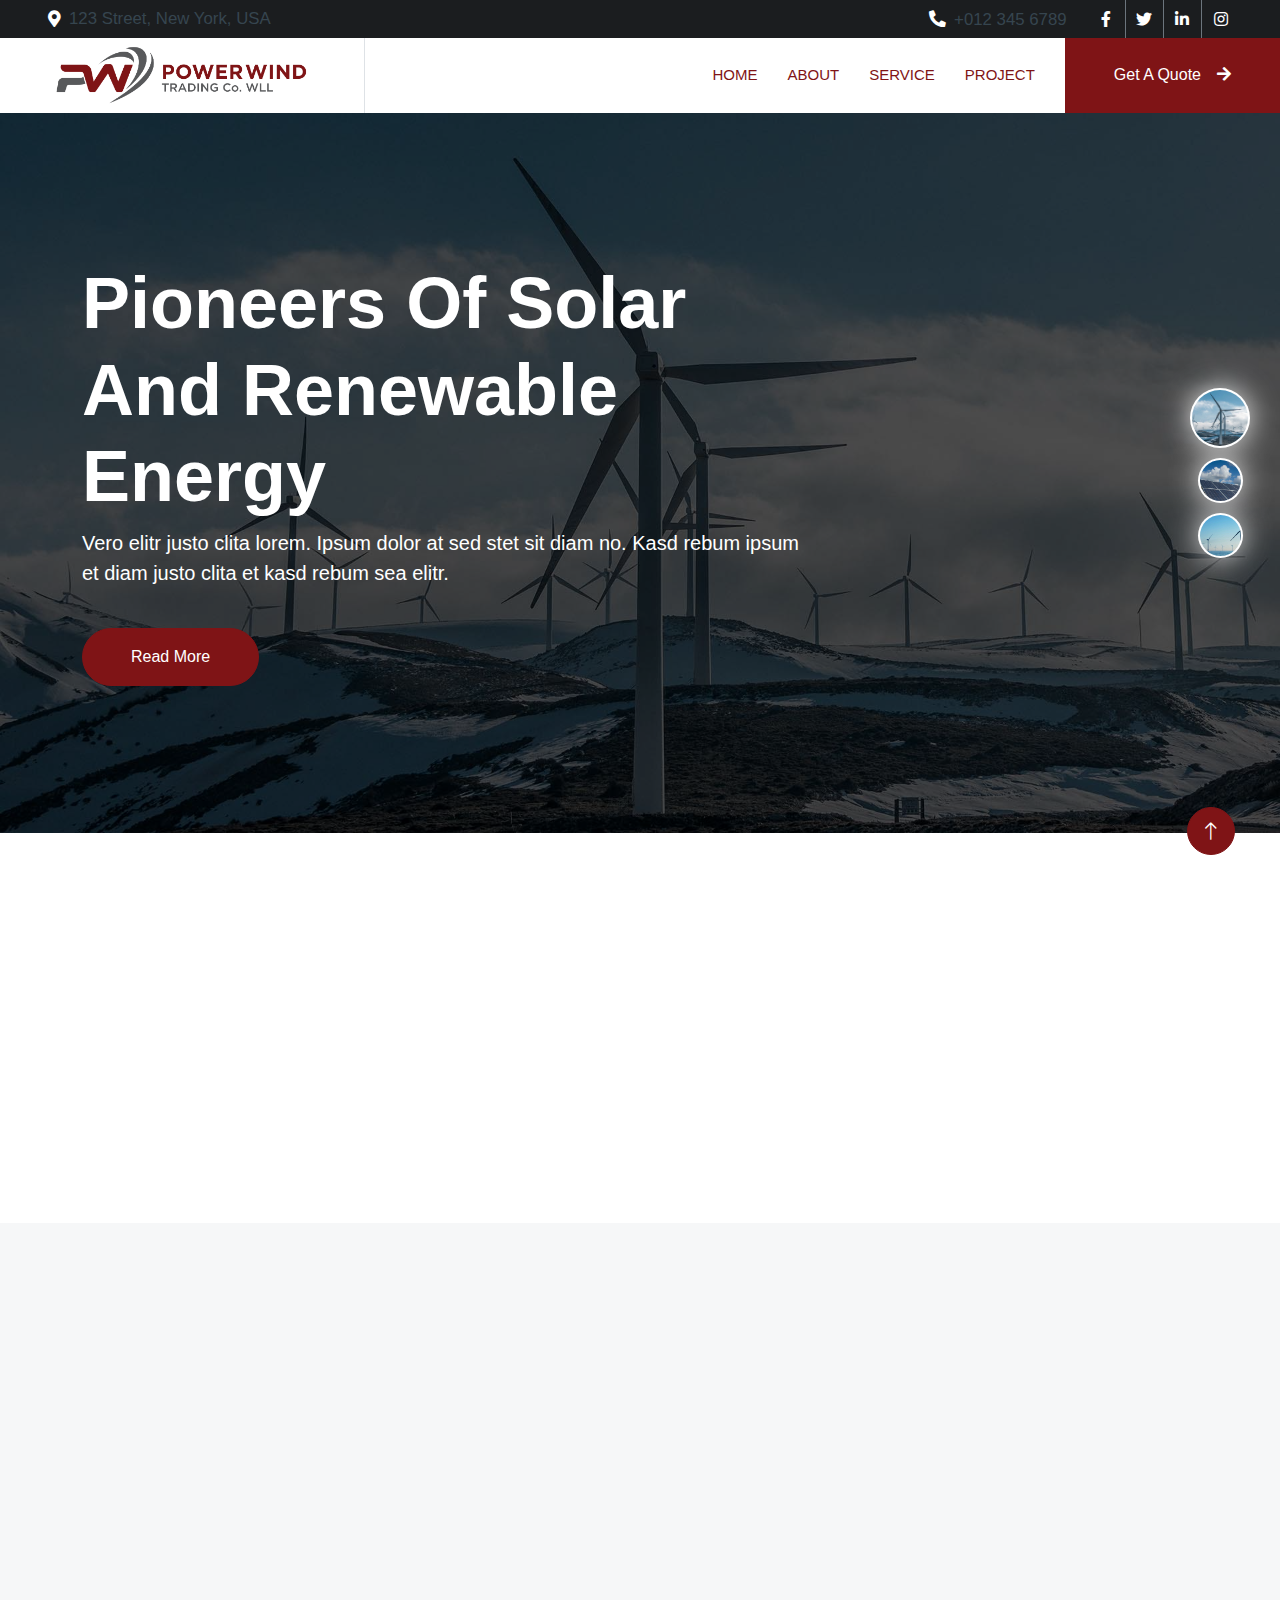
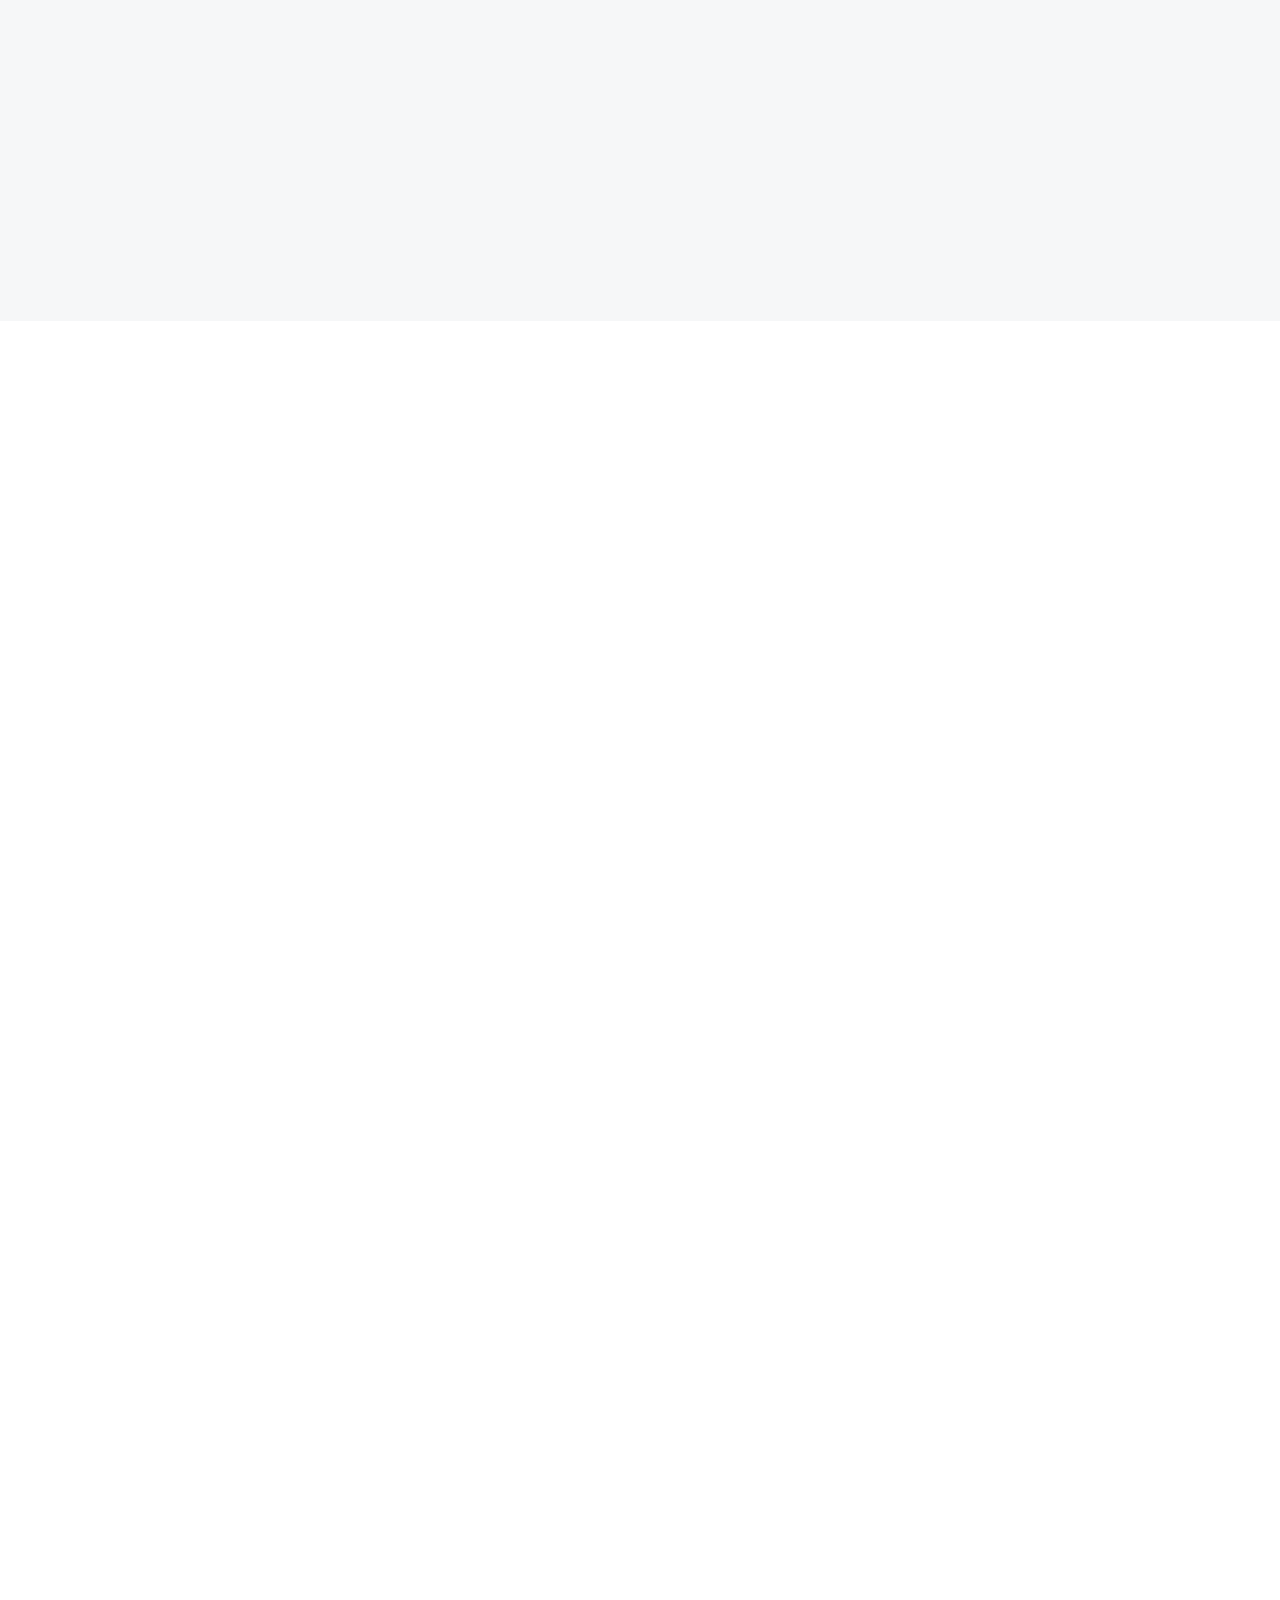
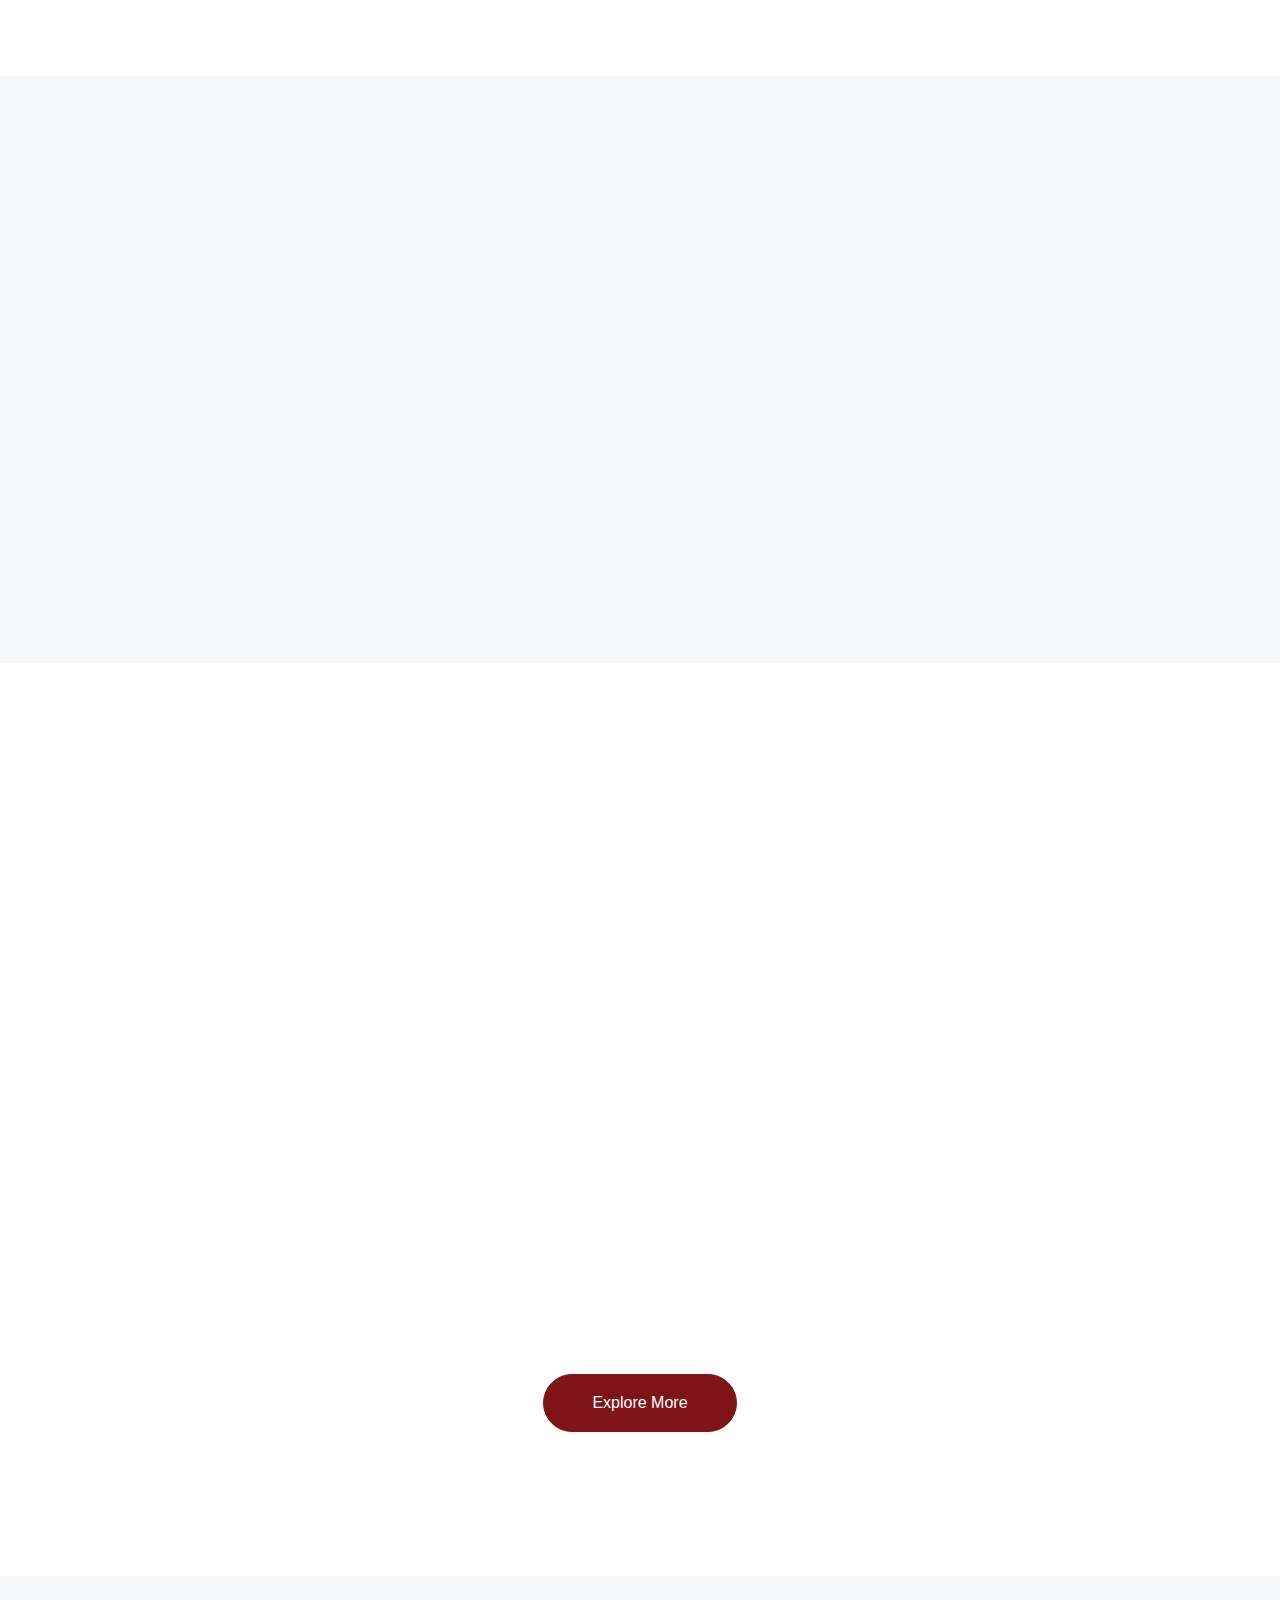
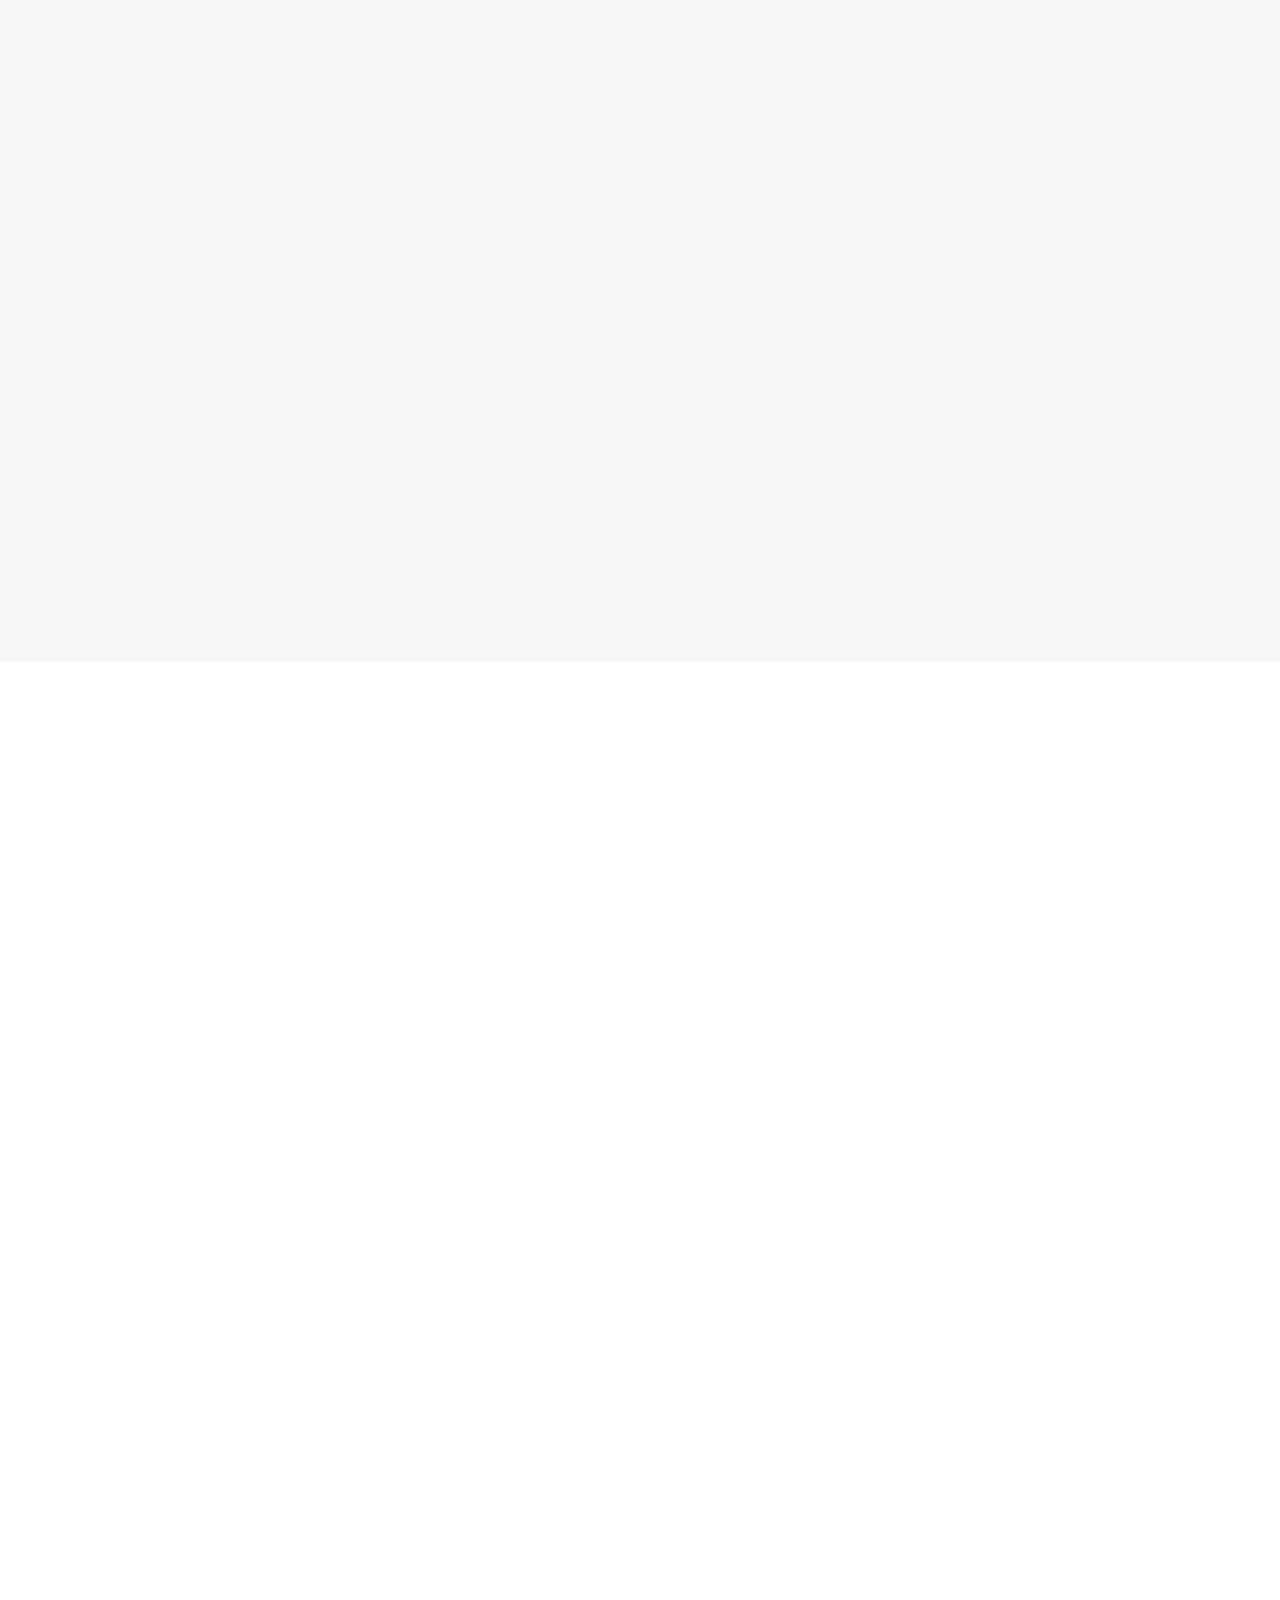
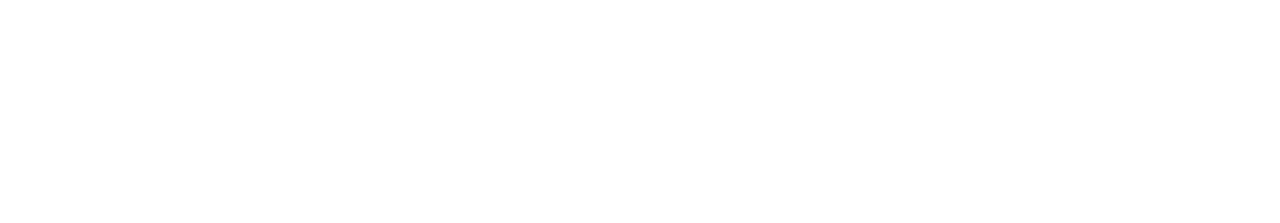
<file: index.html>
<!DOCTYPE html>
<html lang="en">

<head>
    <meta charset="utf-8">
    <title>Power Wind</title>
    <meta content="width=device-width, initial-scale=1.0" name="viewport">
    <meta content="" name="keywords">
    <meta content="" name="description">

    <!-- Favicon -->
    <link href="img/favicon.ico" rel="icon">

    <!-- Google Web Fonts -->
    <link rel="preconnect" href="https://fonts.googleapis.com">
    <link rel="preconnect" href="https://fonts.gstatic.com" crossorigin>
    <link href="https://fonts.googleapis.com/css2?family=Open+Sans:wght@400;500&family=Roboto:wght@500;700;900&display=swap" rel="stylesheet">
    <link href="http://fonts.cdnfonts.com/css/gotham" rel="stylesheet">

    <!-- Icon Font Stylesheet -->
    <link href="https://cdnjs.cloudflare.com/ajax/libs/font-awesome/5.10.0/css/all.min.css" rel="stylesheet">
    <link href="https://cdn.jsdelivr.net/npm/bootstrap-icons@1.4.1/font/bootstrap-icons.css" rel="stylesheet">

    <!-- Libraries Stylesheet -->
    <link href="lib/animate/animate.min.css" rel="stylesheet">
    <link href="lib/owlcarousel/assets/owl.carousel.min.css" rel="stylesheet">
    <link href="lib/lightbox/css/lightbox.min.css" rel="stylesheet">

    <!-- Customized Bootstrap Stylesheet -->
    <link href="css/bootstrap.min.css" rel="stylesheet">

    <!-- Template Stylesheet -->
    <link href="css/style.css" rel="stylesheet">
</head>

<body>
    <!-- Spinner Start -->
    <div id="spinner" class="show bg-white position-fixed translate-middle w-100 vh-100 top-50 start-50 d-flex align-items-center justify-content-center">
        <div class="spinner-border text-primary" style="width: 3rem; height: 3rem;" role="status">
            <span class="sr-only">Loading...</span>
        </div>
    </div>
    <!-- Spinner End -->


    <!-- Topbar Start -->
    <div class="container-fluid bg-dark p-0">
        <div class="row gx-0 d-none d-lg-flex">
            <div class="col-lg-7 px-5 text-start">
                <div class="h-100 d-inline-flex align-items-center me-4">
                    <small class="fa fa-map-marker-alt text-primary me-2"></small>
                    <small>123 Street, New York, USA</small>
                </div>
                <!-- <div class="h-100 d-inline-flex align-items-center">
                    <small class="far fa-clock text-primary me-2"></small>
                    <small>Mon - Fri : 09.00 AM - 09.00 PM</small>
                </div> -->
            </div>
            <div class="col-lg-5 px-5 text-end">
                <div class="h-100 d-inline-flex align-items-center me-4">
                    <small class="fa fa-phone-alt text-primary me-2"></small>
                    <small>+012 345 6789</small>
                </div>
                <div class="h-100 d-inline-flex align-items-center mx-n2">
                    <a class="btn btn-square btn-link rounded-0 border-0 border-end border-secondary" href=""><i class="fab fa-facebook-f"></i></a>
                    <a class="btn btn-square btn-link rounded-0 border-0 border-end border-secondary" href=""><i class="fab fa-twitter"></i></a>
                    <a class="btn btn-square btn-link rounded-0 border-0 border-end border-secondary" href=""><i class="fab fa-linkedin-in"></i></a>
                    <a class="btn btn-square btn-link rounded-0" href=""><i class="fab fa-instagram"></i></a>
                </div>
            </div>
        </div>
    </div>
    <!-- Topbar End -->


    <!-- Navbar Start -->
    <nav class="navbar navbar-expand-lg bg-white navbar-light sticky-top p-0">
        <a href="index.html" class="navbar-brand d-flex align-items-center border-end px-4 px-lg-5">
            <!-- <h2 class="m-0 text-primary">Solartec</h2> -->
            <img src="img/logo/logo.png" alt="" class="log-img-powerwind">
        </a>
        <button type="button" class="navbar-toggler me-4" data-bs-toggle="collapse" data-bs-target="#navbarCollapse">
            <span class="navbar-toggler-icon"></span>
        </button>
        <div class="collapse navbar-collapse" id="navbarCollapse">
            <div class="navbar-nav ms-auto p-4 p-lg-0">
                <a href="index.html" class="nav-item nav-link active">Home</a>
                <a href="#about" class="nav-item nav-link">About</a>
                <a href="#services" class="nav-item nav-link">Service</a>
                <a href="#projects" class="nav-item nav-link">Project</a>
                <!-- <div class="nav-item dropdown">
                    <a href="#" class="nav-link dropdown-toggle" data-bs-toggle="dropdown">Pages</a>
                    <div class="dropdown-menu bg-light m-0">
                        <a href="feature.html" class="dropdown-item">Feature</a>
                        <a href="quote.html" class="dropdown-item">Free Quote</a>
                        <a href="team.html" class="dropdown-item">Our Team</a>
                        <a href="testimonial.html" class="dropdown-item">Testimonial</a>
                        <a href="404.html" class="dropdown-item">404 Page</a>
                    </div>
                </div> -->
                <!-- <a href="#contact-us" class="nav-item nav-link">Contact</a> -->
            </div>
            <a href="#contact-us" class="btn btn-primary rounded-0 py-4 px-lg-5 d-none d-lg-block">Get A Quote<i class="fa fa-arrow-right ms-3"></i></a>
        </div>
    </nav>
    <!-- Navbar End -->


    <!-- Carousel Start -->
    <div class="container-fluid p-0 pb-5 wow fadeIn" data-wow-delay="0.1s">
        <div class="owl-carousel header-carousel position-relative">
            <div class="owl-carousel-item position-relative" data-dot="<img src='img/carousel-1.jpg'>">
                <img class="img-fluid" src="img/carousel-1.jpg" alt="">
                <div class="owl-carousel-inner">
                    <div class="container">
                        <div class="row justify-content-start">
                            <div class="col-10 col-lg-8">
                                <h1 class="display-2 text-white animated slideInDown">Pioneers Of Solar And Renewable Energy</h1>
                                <p class="fs-5 fw-medium text-white mb-4 pb-3">Vero elitr justo clita lorem. Ipsum dolor at sed stet sit diam no. Kasd rebum ipsum et diam justo clita et kasd rebum sea elitr.</p>
                                <a href="" class="btn btn-primary rounded-pill py-3 px-5 animated slideInLeft">Read More</a>
                            </div>
                        </div>
                    </div>
                </div>
            </div>
            <div class="owl-carousel-item position-relative" data-dot="<img src='img/carousel-2.jpg'>">
                <img class="img-fluid" src="img/carousel-2.jpg" alt="">
                <div class="owl-carousel-inner">
                    <div class="container">
                        <div class="row justify-content-start">
                            <div class="col-10 col-lg-8">
                                <h1 class="display-2 text-white animated slideInDown">Pioneers Of Solar And Renewable Energy</h1>
                                <p class="fs-5 fw-medium text-white mb-4 pb-3">Vero elitr justo clita lorem. Ipsum dolor at sed stet sit diam no. Kasd rebum ipsum et diam justo clita et kasd rebum sea elitr.</p>
                                <a href="" class="btn btn-primary rounded-pill py-3 px-5 animated slideInLeft">Read More</a>
                            </div>
                        </div>
                    </div>
                </div>
            </div>
            <div class="owl-carousel-item position-relative" data-dot="<img src='img/carousel-3.jpg'>">
                <img class="img-fluid" src="img/carousel-3.jpg" alt="">
                <div class="owl-carousel-inner">
                    <div class="container">
                        <div class="row justify-content-start">
                            <div class="col-10 col-lg-8">
                                <h1 class="display-2 text-white animated slideInDown">Pioneers Of Solar And Renewable Energy</h1>
                                <p class="fs-5 fw-medium text-white mb-4 pb-3">Vero elitr justo clita lorem. Ipsum dolor at sed stet sit diam no. Kasd rebum ipsum et diam justo clita et kasd rebum sea elitr.</p>
                                <a href="" class="btn btn-primary rounded-pill py-3 px-5 animated slideInLeft">Read More</a>
                            </div>
                        </div>
                    </div>
                </div>
            </div>
        </div>
    </div>
    <!-- Carousel End -->


    <!-- Feature Start -->
    <div class="container-xxl py-5 ">
        <div class="container">
            <div class="row g-5">
                <div class="col-md-6 col-lg-3 wow fadeIn" data-wow-delay="0.1s">
                    <div class="d-flex align-items-center mb-4">
                        <div class="btn-lg-square bg-primary rounded-circle me-3">
                            <i class="fa fa-users text-white"></i>
                        </div>
                        <h1 class="mb-0" data-toggle="counter-up">3453</h1>
                    </div>
                    <h5 class="mb-3">Happy Customers</h5>
                    <span>Tempor erat elitr rebum at clita. Diam dolor diam ipsum sit</span>
                </div>
                <div class="col-md-6 col-lg-3 wow fadeIn" data-wow-delay="0.3s">
                    <div class="d-flex align-items-center mb-4">
                        <div class="btn-lg-square bg-primary rounded-circle me-3">
                            <i class="fa fa-check text-white"></i>
                        </div>
                        <h1 class="mb-0" data-toggle="counter-up">4234</h1>
                    </div>
                    <h5 class="mb-3">Project Done</h5>
                    <span>Tempor erat elitr rebum at clita. Diam dolor diam ipsum sit</span>
                </div>
                <div class="col-md-6 col-lg-3 wow fadeIn" data-wow-delay="0.5s">
                    <div class="d-flex align-items-center mb-4">
                        <div class="btn-lg-square bg-primary rounded-circle me-3">
                            <i class="fa fa-award text-white"></i>
                        </div>
                        <h1 class="mb-0" data-toggle="counter-up">3123</h1>
                    </div>
                    <h5 class="mb-3">Awards Win</h5>
                    <span>Tempor erat elitr rebum at clita. Diam dolor diam ipsum sit</span>
                </div>
                <div class="col-md-6 col-lg-3 wow fadeIn" data-wow-delay="0.7s">
                    <div class="d-flex align-items-center mb-4">
                        <div class="btn-lg-square bg-primary rounded-circle me-3">
                            <i class="fa fa-users-cog text-white"></i>
                        </div>
                        <h1 class="mb-0" data-toggle="counter-up">1831</h1>
                    </div>
                    <h5 class="mb-3">Expert Workers</h5>
                    <span>Tempor erat elitr rebum at clita. Diam dolor diam ipsum sit</span>
                </div>
            </div>
        </div>
    </div>
    <!-- Feature Start -->

    <!-- About Start -->
    <div class="container-fluid bg-light overflow-hidden my-5 px-lg-0" id="about">
        <div class="container about px-lg-0">
            <div class="row g-0 mx-lg-0">
                <div class="col-lg-6 ps-lg-0 wow fadeIn" data-wow-delay="0.1s" style="min-height: 400px;">
                    <div class="position-relative h-100">
                        <img class="position-absolute img-fluid w-100 h-100" src="img/about.jpg" style="object-fit: cover;" alt="">
                    </div>
                </div>
                <div class="col-lg-6 about-text py-5 wow fadeIn" data-wow-delay="0.5s">
                    <div class="p-lg-5 pe-lg-0">
                        <h6 class="text-primary">About Us</h6>
                        <h1 class="mb-4">25+ Years Experience In Solar & Renewable Energy Industry</h1>
                        <p>Tempor erat elitr rebum at clita. Diam dolor diam ipsum sit. Aliqu diam amet diam et eos. Clita erat ipsum et lorem et sit, sed stet lorem sit clita duo justo erat amet</p>
                        <p><i class="fa fa-check-circle text-primary me-3"></i>Diam dolor diam ipsum</p>
                        <p><i class="fa fa-check-circle text-primary me-3"></i>Aliqu diam amet diam et eos</p>
                        <p><i class="fa fa-check-circle text-primary me-3"></i>Tempor erat elitr rebum at clita</p>
                        <a href="" class="btn btn-primary rounded-pill py-3 px-5 mt-3">Explore More</a>
                    </div>
                </div>
            </div>
        </div>
    </div>
    <!-- About End -->


    <!-- Service Start -->
    <div class="container-xxl py-5 " id="services">
        <div class="container">
            <div class="text-center mx-auto mb-5 wow fadeInUp" data-wow-delay="0.1s" style="max-width: 600px;">
                <h6 class="text-primary">Our Services</h6>
                <h1 class="mb-4">We Are Pioneers In The World Of Renewable Energy</h1>
            </div>
            <div class="row g-4">
                <div class="col-md-6 col-lg-4 wow fadeInUp" data-wow-delay="0.1s">
                    <div class="service-item rounded overflow-hidden">
                        <img class="img-fluid" src="img/img-600x400-1.jpg" alt="">
                        <div class="position-relative p-4 pt-0">
                            <div class="service-icon">
                                <i class="fa fa-solar-panel fa-3x"></i>
                            </div>
                            <h4 class="mb-3">Solar Panels</h4>
                            <p>Stet stet justo dolor sed duo. Ut clita sea sit ipsum diam lorem diam.</p>
                            <a class="small fw-medium" href="">Read More<i class="fa fa-arrow-right ms-2"></i></a>
                        </div>
                    </div>
                </div>
                <div class="col-md-6 col-lg-4 wow fadeInUp" data-wow-delay="0.3s">
                    <div class="service-item rounded overflow-hidden">
                        <img class="img-fluid" src="img/img-600x400-2.jpg" alt="">
                        <div class="position-relative p-4 pt-0">
                            <div class="service-icon">
                                <i class="fa fa-wind fa-3x"></i>
                            </div>
                            <h4 class="mb-3">Wind Turbines</h4>
                            <p>Stet stet justo dolor sed duo. Ut clita sea sit ipsum diam lorem diam.</p>
                            <a class="small fw-medium" href="">Read More<i class="fa fa-arrow-right ms-2"></i></a>
                        </div>
                    </div>
                </div>
                <div class="col-md-6 col-lg-4 wow fadeInUp" data-wow-delay="0.5s">
                    <div class="service-item rounded overflow-hidden">
                        <img class="img-fluid" src="img/img-600x400-3.jpg" alt="">
                        <div class="position-relative p-4 pt-0">
                            <div class="service-icon">
                                <i class="fa fa-lightbulb fa-3x"></i>
                            </div>
                            <h4 class="mb-3">Hydropower Plants</h4>
                            <p>Stet stet justo dolor sed duo. Ut clita sea sit ipsum diam lorem diam.</p>
                            <a class="small fw-medium" href="">Read More<i class="fa fa-arrow-right ms-2"></i></a>
                        </div>
                    </div>
                </div>
                <div class="col-md-6 col-lg-4 wow fadeInUp" data-wow-delay="0.1s">
                    <div class="service-item rounded overflow-hidden">
                        <img class="img-fluid" src="img/img-600x400-4.jpg" alt="">
                        <div class="position-relative p-4 pt-0">
                            <div class="service-icon">
                                <i class="fa fa-solar-panel fa-3x"></i>
                            </div>
                            <h4 class="mb-3">Solar Panels</h4>
                            <p>Stet stet justo dolor sed duo. Ut clita sea sit ipsum diam lorem diam.</p>
                            <a class="small fw-medium" href="">Read More<i class="fa fa-arrow-right ms-2"></i></a>
                        </div>
                    </div>
                </div>
                <div class="col-md-6 col-lg-4 wow fadeInUp" data-wow-delay="0.3s">
                    <div class="service-item rounded overflow-hidden">
                        <img class="img-fluid" src="img/img-600x400-5.jpg" alt="">
                        <div class="position-relative p-4 pt-0">
                            <div class="service-icon">
                                <i class="fa fa-wind fa-3x"></i>
                            </div>
                            <h4 class="mb-3">Wind Turbines</h4>
                            <p>Stet stet justo dolor sed duo. Ut clita sea sit ipsum diam lorem diam.</p>
                            <a class="small fw-medium" href="">Read More<i class="fa fa-arrow-right ms-2"></i></a>
                        </div>
                    </div>
                </div>
                <div class="col-md-6 col-lg-4 wow fadeInUp" data-wow-delay="0.5s">
                    <div class="service-item rounded overflow-hidden">
                        <img class="img-fluid" src="img/img-600x400-6.jpg" alt="">
                        <div class="position-relative p-4 pt-0">
                            <div class="service-icon">
                                <i class="fa fa-lightbulb fa-3x"></i>
                            </div>
                            <h4 class="mb-3">Hydropower Plants</h4>
                            <p>Stet stet justo dolor sed duo. Ut clita sea sit ipsum diam lorem diam.</p>
                            <a class="small fw-medium" href="">Read More<i class="fa fa-arrow-right ms-2"></i></a>
                        </div>
                    </div>
                </div>
            </div>
        </div>
    </div>
    <!-- Service End -->


    <!-- Feature Start -->
    <div class="container-fluid bg-light overflow-hidden my-5 px-lg-0">
        <div class="container feature px-lg-0">
            <div class="row g-0 mx-lg-0">
                <div class="col-lg-6 feature-text py-5 wow fadeIn" data-wow-delay="0.1s">
                    <div class="p-lg-5 ps-lg-0">
                        <h6 class="text-primary">Why Choose Us!</h6>
                        <h1 class="mb-4">Complete Commercial & Residential Solar Systems</h1>
                        <p class="mb-4 pb-2">Tempor erat elitr rebum at clita. Diam dolor diam ipsum sit. Aliqu diam amet diam et eos. Clita erat ipsum et lorem et sit, sed stet lorem sit clita duo justo erat amet</p>
                        <div class="row g-4">
                            <div class="col-6">
                                <div class="d-flex align-items-center">
                                    <div class="btn-lg-square bg-primary rounded-circle">
                                        <i class="fa fa-check text-white"></i>
                                    </div>
                                    <div class="ms-4">
                                        <p class="mb-0">Quality</p>
                                        <h5 class="mb-0">Services</h5>
                                    </div>
                                </div>
                            </div>
                            <div class="col-6">
                                <div class="d-flex align-items-center">
                                    <div class="btn-lg-square bg-primary rounded-circle">
                                        <i class="fa fa-user-check text-white"></i>
                                    </div>
                                    <div class="ms-4">
                                        <p class="mb-0">Expert</p>
                                        <h5 class="mb-0">Workers</h5>
                                    </div>
                                </div>
                            </div>
                            <div class="col-6">
                                <div class="d-flex align-items-center">
                                    <div class="btn-lg-square bg-primary rounded-circle">
                                        <i class="fa fa-drafting-compass text-white"></i>
                                    </div>
                                    <div class="ms-4">
                                        <p class="mb-0">Free</p>
                                        <h5 class="mb-0">Consultation</h5>
                                    </div>
                                </div>
                            </div>
                            <div class="col-6">
                                <div class="d-flex align-items-center">
                                    <div class="btn-lg-square bg-primary rounded-circle">
                                        <i class="fa fa-headphones text-white"></i>
                                    </div>
                                    <div class="ms-4">
                                        <p class="mb-0">Customer</p>
                                        <h5 class="mb-0">Support</h5>
                                    </div>
                                </div>
                            </div>
                        </div>
                    </div>
                </div>
                <div class="col-lg-6 pe-lg-0 wow fadeIn" data-wow-delay="0.5s" style="min-height: 400px;">
                    <div class="position-relative h-100">
                        <img class="position-absolute img-fluid w-100 h-100" src="img/feature.jpg" style="object-fit: cover;" alt="">
                    </div>
                </div>
            </div>
        </div>
    </div>
    <!-- Feature End -->


    <!-- Projects Start -->
    <div class="container-xxl py-5" id="projects">
        <div class="container">
            <div class="text-center mx-auto mb-5 wow fadeInUp" data-wow-delay="0.1s" style="max-width: 600px;">
                <h6 class="text-primary">Our Projects</h6>
                <h1 class="mb-4">Visit Our Latest Solar And Renewable Energy Projects</h1>
            </div>

            <div class="row g-4">
                <div class="col-md-6 col-lg-4 wow fadeInUp" data-wow-delay="0.1s">
                    <div class="service-item rounded overflow-hidden">
                        <img class="img-fluid" src="img/img-600x400-1.jpg" alt="">
                        <div class="position-relative p-4 pt-0">
                            <!-- <div class="service-icon">
                                <i class="fa fa-solar-panel fa-3x"></i>
                            </div> -->
                            <h4 class="mb-3 project-sub-head">Solar Panels</h4>
                            <p>Stet stet justo dolor sed duo. Ut clita sea sit ipsum diam lorem diam.</p>
                            <a class="small fw-medium" href="">Read More<i class="fa fa-arrow-right ms-2"></i></a>
                        </div>
                    </div>
                </div>
                <div class="col-md-6 col-lg-4 wow fadeInUp" data-wow-delay="0.3s">
                    <div class="service-item rounded overflow-hidden">
                        <img class="img-fluid" src="img/img-600x400-2.jpg" alt="">
                        <div class="position-relative p-4 pt-0">
                            <!-- <div class="service-icon">
                                <i class="fa fa-wind fa-3x"></i>
                            </div> -->
                            <h4 class="mb-3 project-sub-head">Wind Turbines</h4>
                            <p>Stet stet justo dolor sed duo. Ut clita sea sit ipsum diam lorem diam.</p>
                            <a class="small fw-medium" href="">Read More<i class="fa fa-arrow-right ms-2"></i></a>
                        </div>
                    </div>
                </div>
                <div class="col-md-6 col-lg-4 wow fadeInUp" data-wow-delay="0.5s">
                    <div class="service-item rounded overflow-hidden">
                        <img class="img-fluid" src="img/img-600x400-3.jpg" alt="">
                        <div class="position-relative p-4 pt-0">
                            <!-- <div class="service-icon">
                                <i class="fa fa-lightbulb fa-3x"></i>
                            </div> -->
                            <h4 class="mb-3 project-sub-head">Hydropower Plants</h4>
                            <p>Stet stet justo dolor sed duo. Ut clita sea sit ipsum diam lorem diam.</p>
                            <a class="small fw-medium" href="">Read More<i class="fa fa-arrow-right ms-2"></i></a>
                        </div>
                    </div>
                </div>
            </div>

            <div class="text-center mx-auto mb-5 project-sub-head" style="max-width: 600px;">
                <a href="project.html" class="btn btn-primary rounded-pill py-3 px-5 mt-3">Explore More</a>
            </div>

        </div>
    </div>
    <!-- Projects End -->


    <!-- Quote Start -->
    <div class="container-fluid bg-light overflow-hidden my-5 px-lg-0" id="contact-us">
        <div class="container quote px-lg-0">
            <div class="row g-0 mx-lg-0">
                <div class="col-lg-6 ps-lg-0 wow fadeIn" data-wow-delay="0.1s" style="min-height: 400px;">
                    <div class="position-relative h-100">
                        <img class="position-absolute img-fluid w-100 h-100" src="img/quote.jpg" style="object-fit: cover;" alt="">
                    </div>
                </div>
                <div class="col-lg-6 quote-text py-5 wow fadeIn" data-wow-delay="0.5s">
                    <div class="p-lg-5 pe-lg-0">
                        <h6 class="text-primary">Free Quote</h6>
                        <h1 class="mb-4">Get A Free Quote</h1>
                        <p class="mb-4 pb-2">Tempor erat elitr rebum at clita. Diam dolor diam ipsum sit. Aliqu diam amet diam et eos. Clita erat ipsum et lorem et sit, sed stet lorem sit clita duo justo erat amet</p>
                        <form>
                            <div class="row g-3">
                                <div class="col-12 col-sm-6">
                                    <input type="text" class="form-control border-0" placeholder="Your Name" style="height: 55px;">
                                </div>
                                <div class="col-12 col-sm-6">
                                    <input type="email" class="form-control border-0" placeholder="Your Email" style="height: 55px;">
                                </div>
                                <div class="col-12 col-sm-6">
                                    <input type="text" class="form-control border-0" placeholder="Your Mobile" style="height: 55px;">
                                </div>
                                <div class="col-12 col-sm-6">
                                    <select class="form-select border-0" style="height: 55px;">
                                        <option selected>Select A Service</option>
                                        <option value="1">Service 1</option>
                                        <option value="2">Service 2</option>
                                        <option value="3">Service 3</option>
                                    </select>
                                </div>
                                <div class="col-12">
                                    <textarea class="form-control border-0" placeholder="Special Note"></textarea>
                                </div>
                                <div class="col-12">
                                    <button class="btn btn-primary rounded-pill py-3 px-5" type="submit">Submit</button>
                                </div>
                            </div>
                        </form>
                    </div>
                </div>
            </div>
        </div>
    </div>
    <!-- Quote End -->


    <!-- Team Start -->
    <!-- <div class="container-xxl py-5">
        <div class="container">
            <div class="text-center mx-auto mb-5 wow fadeInUp" data-wow-delay="0.1s" style="max-width: 600px;">
                <h6 class="text-primary">Team Member</h6>
                <h1 class="mb-4">Experienced Team Members</h1>
            </div>
            <div class="row g-4">
                <div class="col-lg-4 col-md-6 wow fadeInUp" data-wow-delay="0.1s">
                    <div class="team-item rounded overflow-hidden">
                        <div class="d-flex">
                            <img class="img-fluid w-75" src="img/team-1.jpg" alt="">
                            <div class="team-social w-25">
                                <a class="btn btn-lg-square btn-outline-primary rounded-circle mt-3" href=""><i class="fab fa-facebook-f"></i></a>
                                <a class="btn btn-lg-square btn-outline-primary rounded-circle mt-3" href=""><i class="fab fa-twitter"></i></a>
                                <a class="btn btn-lg-square btn-outline-primary rounded-circle mt-3" href=""><i class="fab fa-instagram"></i></a>
                            </div>
                        </div>
                        <div class="p-4">
                            <h5>Full Name</h5>
                            <span>Designation</span>
                        </div>
                    </div>
                </div>
                <div class="col-lg-4 col-md-6 wow fadeInUp" data-wow-delay="0.3s">
                    <div class="team-item rounded overflow-hidden">
                        <div class="d-flex">
                            <img class="img-fluid w-75" src="img/team-2.jpg" alt="">
                            <div class="team-social w-25">
                                <a class="btn btn-lg-square btn-outline-primary rounded-circle mt-3" href=""><i class="fab fa-facebook-f"></i></a>
                                <a class="btn btn-lg-square btn-outline-primary rounded-circle mt-3" href=""><i class="fab fa-twitter"></i></a>
                                <a class="btn btn-lg-square btn-outline-primary rounded-circle mt-3" href=""><i class="fab fa-instagram"></i></a>
                            </div>
                        </div>
                        <div class="p-4">
                            <h5>Full Name</h5>
                            <span>Designation</span>
                        </div>
                    </div>
                </div>
                <div class="col-lg-4 col-md-6 wow fadeInUp" data-wow-delay="0.5s">
                    <div class="team-item rounded overflow-hidden">
                        <div class="d-flex">
                            <img class="img-fluid w-75" src="img/team-3.jpg" alt="">
                            <div class="team-social w-25">
                                <a class="btn btn-lg-square btn-outline-primary rounded-circle mt-3" href=""><i class="fab fa-facebook-f"></i></a>
                                <a class="btn btn-lg-square btn-outline-primary rounded-circle mt-3" href=""><i class="fab fa-twitter"></i></a>
                                <a class="btn btn-lg-square btn-outline-primary rounded-circle mt-3" href=""><i class="fab fa-instagram"></i></a>
                            </div>
                        </div>
                        <div class="p-4">
                            <h5>Full Name</h5>
                            <span>Designation</span>
                        </div>
                    </div>
                </div>
            </div>
        </div>
    </div> -->
    <!-- Team End -->


    <!-- Testimonial Start -->
    <div class="container-xxl py-5">
        <div class="container">
            <div class="text-center mx-auto mb-5 wow fadeInUp" data-wow-delay="0.1s" style="max-width: 600px;">
                <h6 class="text-primary">Testimonial</h6>
                <h1 class="mb-4">What Our Clients Say!</h1>
            </div>
            <div class="owl-carousel testimonial-carousel wow fadeInUp" data-wow-delay="0.1s">
                <div class="testimonial-item text-center">
                    <div class="testimonial-img position-relative">
                        <img class="img-fluid rounded-circle mx-auto mb-5" src="img/testimonial-1.jpg">
                        <div class="btn-square bg-primary rounded-circle">
                            <i class="fa fa-quote-left text-white"></i>
                        </div>
                    </div>
                    <div class="testimonial-text text-center rounded p-4">
                        <p>Clita clita tempor justo dolor ipsum amet kasd amet duo justo duo duo labore sed sed. Magna ut diam sit et amet stet eos sed clita erat magna elitr erat sit sit erat at rebum justo sea clita.</p>
                        <h5 class="mb-1">Client Name</h5>
                        <span class="fst-italic">Profession</span>
                    </div>
                </div>
                <div class="testimonial-item text-center">
                    <div class="testimonial-img position-relative">
                        <img class="img-fluid rounded-circle mx-auto mb-5" src="img/testimonial-2.jpg">
                        <div class="btn-square bg-primary rounded-circle">
                            <i class="fa fa-quote-left text-white"></i>
                        </div>
                    </div>
                    <div class="testimonial-text text-center rounded p-4">
                        <p>Clita clita tempor justo dolor ipsum amet kasd amet duo justo duo duo labore sed sed. Magna ut diam sit et amet stet eos sed clita erat magna elitr erat sit sit erat at rebum justo sea clita.</p>
                        <h5 class="mb-1">Client Name</h5>
                        <span class="fst-italic">Profession</span>
                    </div>
                </div>
                <div class="testimonial-item text-center">
                    <div class="testimonial-img position-relative">
                        <img class="img-fluid rounded-circle mx-auto mb-5" src="img/testimonial-3.jpg">
                        <div class="btn-square bg-primary rounded-circle">
                            <i class="fa fa-quote-left text-white"></i>
                        </div>
                    </div>
                    <div class="testimonial-text text-center rounded p-4">
                        <p>Clita clita tempor justo dolor ipsum amet kasd amet duo justo duo duo labore sed sed. Magna ut diam sit et amet stet eos sed clita erat magna elitr erat sit sit erat at rebum justo sea clita.</p>
                        <h5 class="mb-1">Client Name</h5>
                        <span class="fst-italic">Profession</span>
                    </div>
                </div>
            </div>
        </div>
    </div>
    <!-- Testimonial End -->


    <!-- Footer Start -->
    <div class="container-fluid bg-dark text-body footer mt-5 pt-5 wow fadeIn" data-wow-delay="0.1s">
        <div class="container py-5">
            <div class="row g-5">
                <div class="col-lg-4 col-md-6">
                    <h5 class="text-white mb-4">Address</h5>
                    <p class="mb-2"><i class="fa fa-map-marker-alt me-3"></i>123 Street, New York, USA</p>
                    <p class="mb-2"><i class="fa fa-phone-alt me-3"></i>+012 345 67890</p>
                    <p class="mb-2"><i class="fa fa-envelope me-3"></i>info@example.com</p>
                    <div class="d-flex pt-2">
                        <a class="btn btn-square btn-outline-light btn-social" href=""><i class="fab fa-twitter"></i></a>
                        <a class="btn btn-square btn-outline-light btn-social" href=""><i class="fab fa-facebook-f"></i></a>
                        <a class="btn btn-square btn-outline-light btn-social" href=""><i class="fab fa-youtube"></i></a>
                        <a class="btn btn-square btn-outline-light btn-social" href=""><i class="fab fa-linkedin-in"></i></a>
                    </div>
                </div>
                <div class="col-lg-4 col-md-6">
                    <h5 class="text-white mb-4">Quick Links</h5>
                    <a class="btn btn-link" href="">About Us</a>
                    <a class="btn btn-link" href="">Contact Us</a>
                    <a class="btn btn-link" href="">Our Services</a>
                    <a class="btn btn-link" href="">Terms & Condition</a>
                    <a class="btn btn-link" href="">Support</a>
                </div>
                <div class="col-lg-4 col-md-6">
                    <h5 class="text-white mb-4">Project Gallery</h5>
                    <div class="row g-2">
                        <div class="col-4">
                            <img class="img-fluid rounded" src="img/gallery-1.jpg" alt="">
                        </div>
                        <div class="col-4">
                            <img class="img-fluid rounded" src="img/gallery-2.jpg" alt="">
                        </div>
                        <div class="col-4">
                            <img class="img-fluid rounded" src="img/gallery-3.jpg" alt="">
                        </div>
                        <div class="col-4">
                            <img class="img-fluid rounded" src="img/gallery-4.jpg" alt="">
                        </div>
                        <div class="col-4">
                            <img class="img-fluid rounded" src="img/gallery-5.jpg" alt="">
                        </div>
                        <div class="col-4">
                            <img class="img-fluid rounded" src="img/gallery-6.jpg" alt="">
                        </div>
                    </div>
                </div>
                <!-- <div class="col-lg-3 col-md-6">
                    <h5 class="text-white mb-4">Newsletter</h5>
                    <p>Dolor amet sit justo amet elitr clita ipsum elitr est.</p>
                    <div class="position-relative mx-auto" style="max-width: 400px;">
                        <input class="form-control border-0 w-100 py-3 ps-4 pe-5" type="text" placeholder="Your email">
                        <button type="button" class="btn btn-primary py-2 position-absolute top-0 end-0 mt-2 me-2">SignUp</button>
                    </div>
                </div> -->
            </div>
        </div>
        <div class="container">
            <div class="copyright">
                <div class="row">
                    <div class="col-md-6 text-center text-md-start mb-3 mb-md-0">
                        &copy; <a href="#">Power Wind</a>, All Right Reserved.
                    </div>
                    <div class="col-md-6 text-center text-md-end">
                        <!--/*** This template is free as long as you keep the footer author’s credit link/attribution link/backlink. If you'd like to use the template without the footer author’s credit link/attribution link/backlink, you can purchase the Credit Removal License from "https://htmlcodex.com/credit-removal". Thank you for your support. ***/-->
                        Designed By <a href="https://htmlcodex.com">HTML Codex</a> Distributed By: <a href="https://themewagon.com" target="_blank">ThemeWagon</a>
                    </div>
                </div>
            </div>
        </div>
    </div>
    <!-- Footer End -->


    <!-- Back to Top -->
    <a href="#" class="btn btn-lg btn-primary btn-lg-square rounded-circle back-to-top"><i class="bi bi-arrow-up"></i></a>


    <!-- JavaScript Libraries -->
    <script src="https://code.jquery.com/jquery-3.4.1.min.js"></script>
    <script src="https://cdn.jsdelivr.net/npm/bootstrap@5.0.0/dist/js/bootstrap.bundle.min.js"></script>
    <script src="lib/wow/wow.min.js"></script>
    <script src="lib/easing/easing.min.js"></script>
    <script src="lib/waypoints/waypoints.min.js"></script>
    <script src="lib/counterup/counterup.min.js"></script>
    <script src="lib/owlcarousel/owl.carousel.min.js"></script>
    <script src="lib/isotope/isotope.pkgd.min.js"></script>
    <script src="lib/lightbox/js/lightbox.min.js"></script>

    <!-- Template Javascript -->
    <script src="js/main.js"></script>
</body>

</html>
</file>
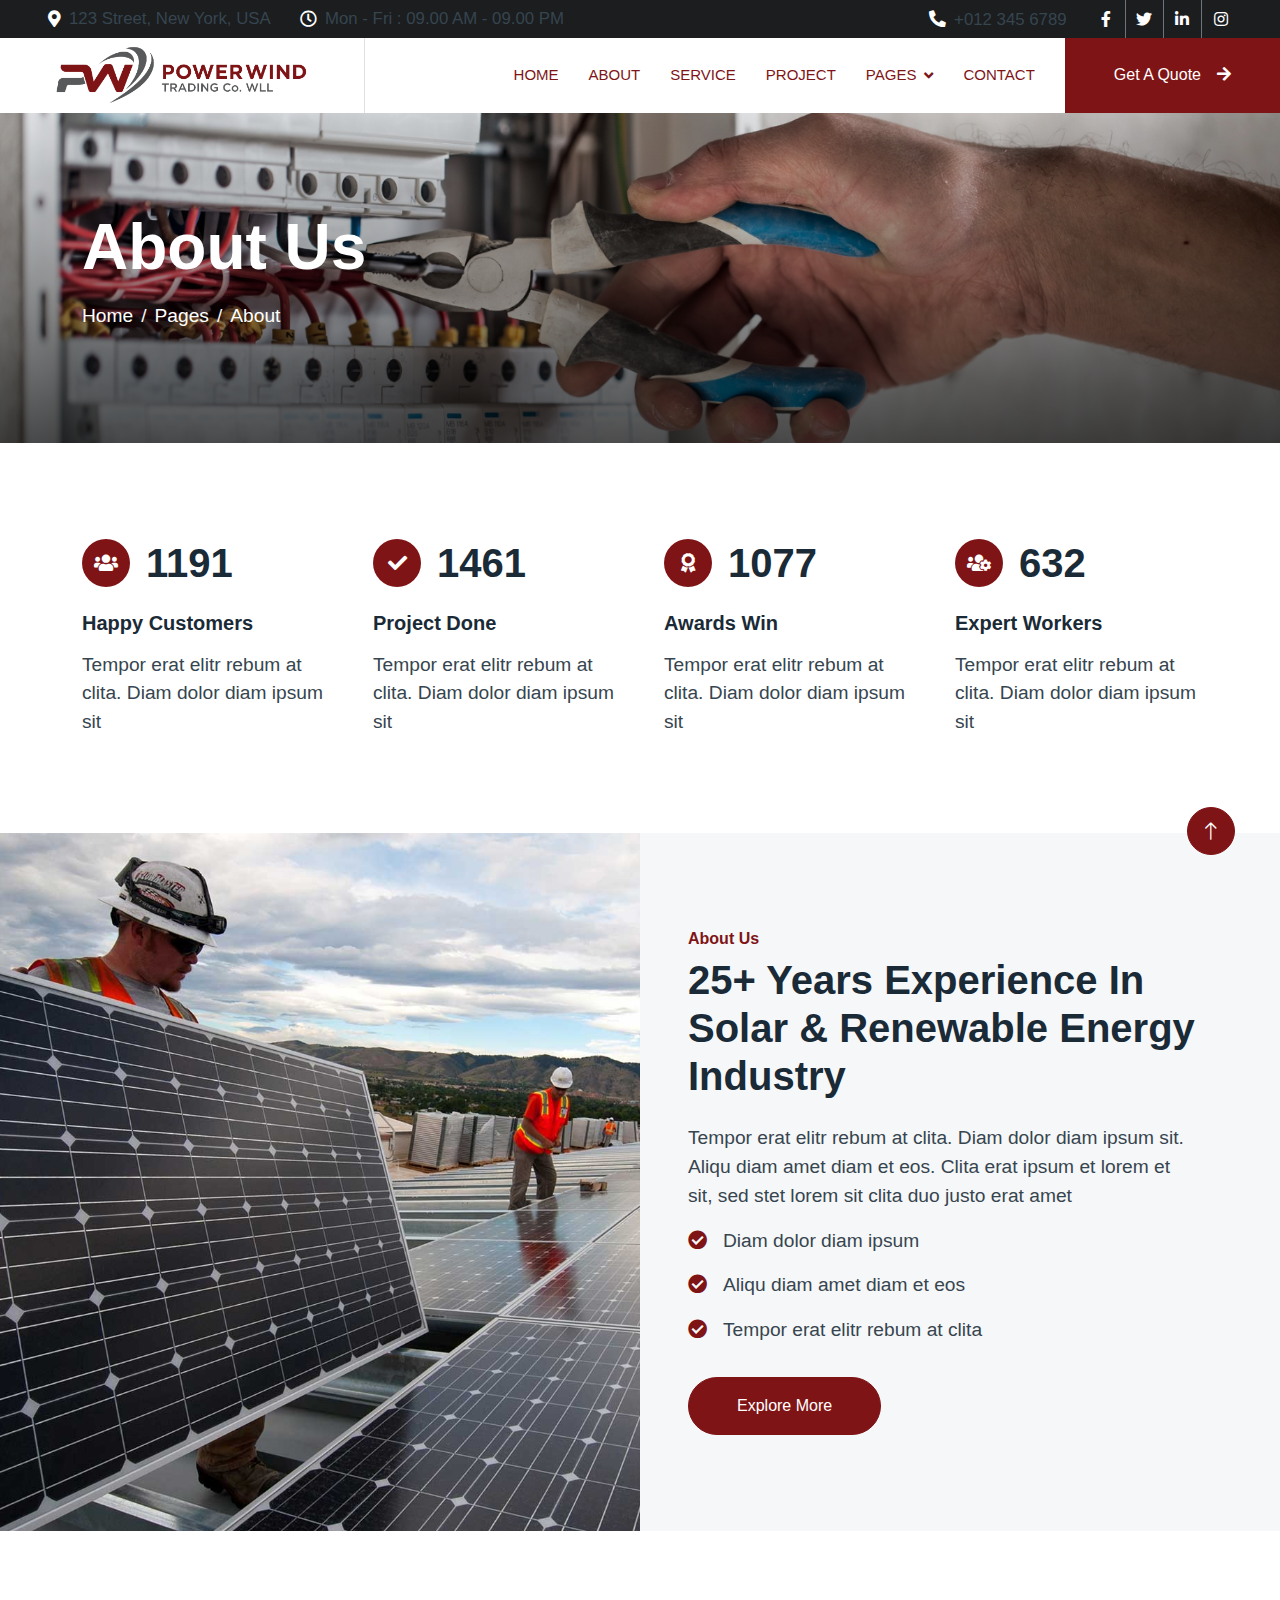
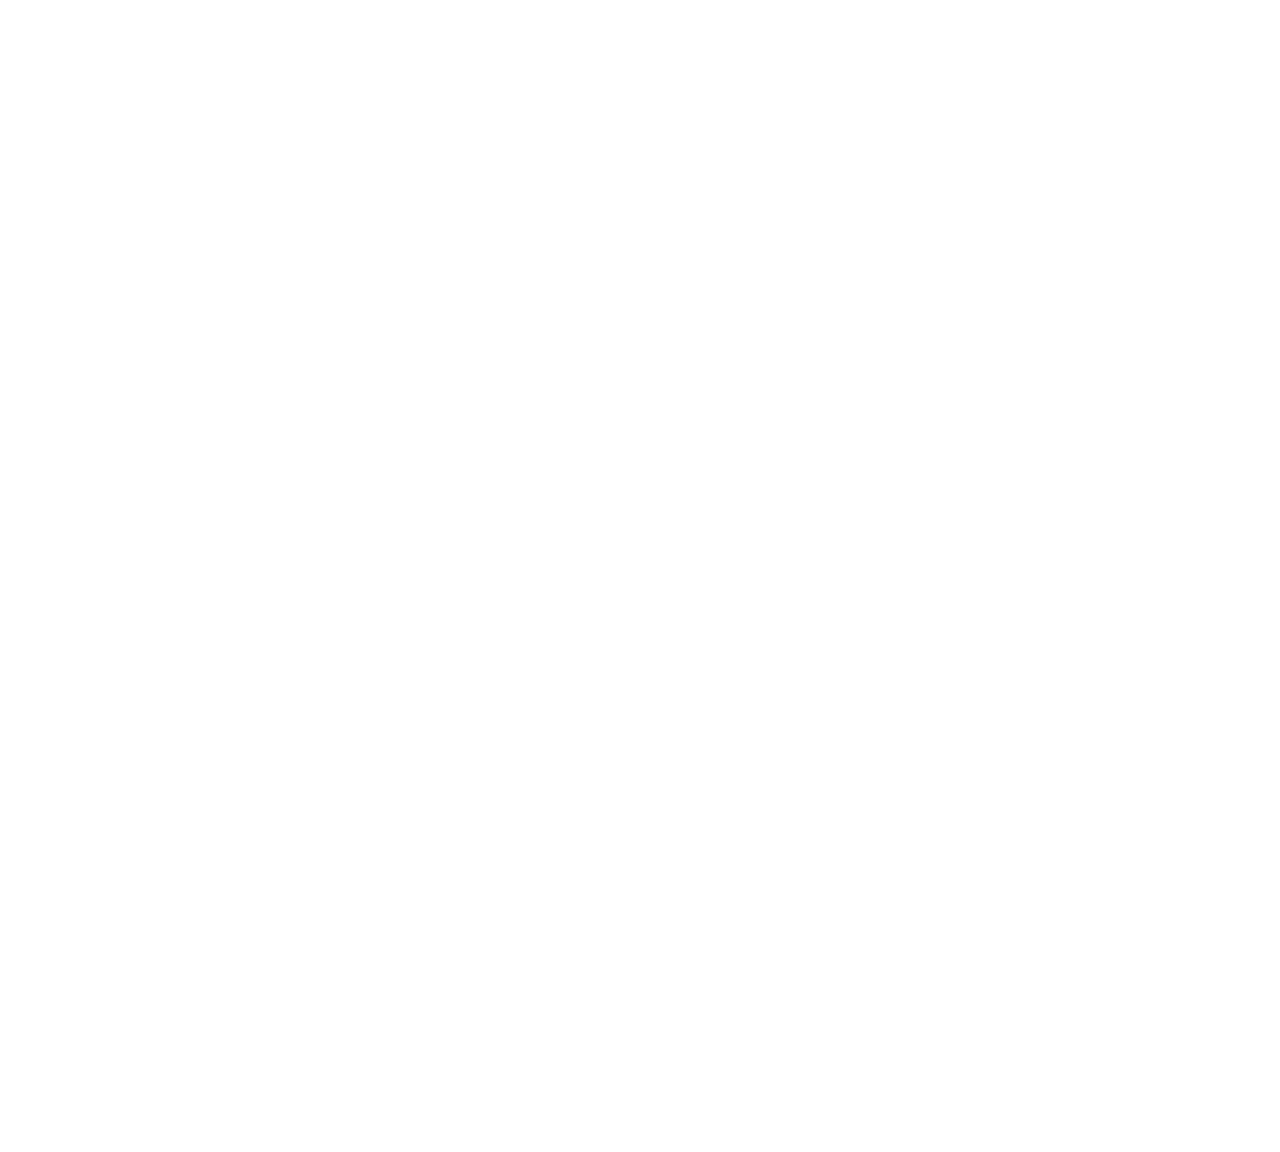
<file: about.html>
<!DOCTYPE html>
<html lang="en">

<head>
    <meta charset="utf-8">
    <title>Solartec - Renewable Energy Website Template</title>
    <meta content="width=device-width, initial-scale=1.0" name="viewport">
    <meta content="" name="keywords">
    <meta content="" name="description">

    <!-- Favicon -->
    <link href="img/favicon.ico" rel="icon">

    <!-- Google Web Fonts -->
    <link rel="preconnect" href="https://fonts.googleapis.com">
    <link rel="preconnect" href="https://fonts.gstatic.com" crossorigin>
    <link href="https://fonts.googleapis.com/css2?family=Open+Sans:wght@400;500&family=Roboto:wght@500;700;900&display=swap" rel="stylesheet">

    <!-- Icon Font Stylesheet -->
    <link href="https://cdnjs.cloudflare.com/ajax/libs/font-awesome/5.10.0/css/all.min.css" rel="stylesheet">
    <link href="https://cdn.jsdelivr.net/npm/bootstrap-icons@1.4.1/font/bootstrap-icons.css" rel="stylesheet">

    <!-- Libraries Stylesheet -->
    <link href="lib/animate/animate.min.css" rel="stylesheet">
    <link href="lib/owlcarousel/assets/owl.carousel.min.css" rel="stylesheet">
    <link href="lib/lightbox/css/lightbox.min.css" rel="stylesheet">

    <!-- Customized Bootstrap Stylesheet -->
    <link href="css/bootstrap.min.css" rel="stylesheet">

    <!-- Template Stylesheet -->
    <link href="css/style.css" rel="stylesheet">

    <link rel="import" href="headerpanel.html">

</head>

<body>

    <!-- Spinner Start -->
    <div id="spinner" class="show bg-white position-fixed translate-middle w-100 vh-100 top-50 start-50 d-flex align-items-center justify-content-center">
        <div class="spinner-border text-primary" style="width: 3rem; height: 3rem;" role="status">
            <span class="sr-only">Loading...</span>
        </div>
    </div>
    <!-- Spinner End -->


    <!-- Topbar Start -->
    <div class="container-fluid bg-dark p-0">
        <div class="row gx-0 d-none d-lg-flex">
            <div class="col-lg-7 px-5 text-start">
                <div class="h-100 d-inline-flex align-items-center me-4">
                    <small class="fa fa-map-marker-alt text-primary me-2"></small>
                    <small>123 Street, New York, USA</small>
                </div>
                <div class="h-100 d-inline-flex align-items-center">
                    <small class="far fa-clock text-primary me-2"></small>
                    <small>Mon - Fri : 09.00 AM - 09.00 PM</small>
                </div>
            </div>
            <div class="col-lg-5 px-5 text-end">
                <div class="h-100 d-inline-flex align-items-center me-4">
                    <small class="fa fa-phone-alt text-primary me-2"></small>
                    <small>+012 345 6789</small>
                </div>
                <div class="h-100 d-inline-flex align-items-center mx-n2">
                    <a class="btn btn-square btn-link rounded-0 border-0 border-end border-secondary" href=""><i class="fab fa-facebook-f"></i></a>
                    <a class="btn btn-square btn-link rounded-0 border-0 border-end border-secondary" href=""><i class="fab fa-twitter"></i></a>
                    <a class="btn btn-square btn-link rounded-0 border-0 border-end border-secondary" href=""><i class="fab fa-linkedin-in"></i></a>
                    <a class="btn btn-square btn-link rounded-0" href=""><i class="fab fa-instagram"></i></a>
                </div>
            </div>
        </div>
    </div>
    <!-- Topbar End -->


    <!-- Navbar Start -->
    <nav class="navbar navbar-expand-lg bg-white navbar-light sticky-top p-0">
        <a href="index.html" class="navbar-brand d-flex align-items-center border-end px-4 px-lg-5">
            <!-- <h2 class="m-0 text-primary">Solartec</h2> -->
            <img src="img/logo/logo.png" alt="" class="log-img-powerwind">
        </a>
        <button type="button" class="navbar-toggler me-4" data-bs-toggle="collapse" data-bs-target="#navbarCollapse">
        <span class="navbar-toggler-icon"></span>
    </button>
        <div class="collapse navbar-collapse" id="navbarCollapse">
            <div class="navbar-nav ms-auto p-4 p-lg-0">
                <a href="index.html" class="nav-item nav-link">Home</a>
                <a href="about.html" class="nav-item nav-link active">About</a>
                <a href="service.html" class="nav-item nav-link">Service</a>
                <a href="project.html" class="nav-item nav-link">Project</a>
                <div class="nav-item dropdown">
                    <a href="#" class="nav-link dropdown-toggle" data-bs-toggle="dropdown">Pages</a>
                    <div class="dropdown-menu bg-light m-0">
                        <a href="feature.html" class="dropdown-item">Feature</a>
                        <a href="quote.html" class="dropdown-item">Free Quote</a>
                        <a href="team.html" class="dropdown-item">Our Team</a>
                        <a href="testimonial.html" class="dropdown-item">Testimonial</a>
                        <a href="404.html" class="dropdown-item">404 Page</a>
                    </div>
                </div>
                <a href="contact.html" class="nav-item nav-link">Contact</a>
            </div>
            <a href="" class="btn btn-primary rounded-0 py-4 px-lg-5 d-none d-lg-block">Get A Quote<i class="fa fa-arrow-right ms-3"></i></a>
        </div>
    </nav>
    <!-- Navbar End -->


    <!-- Page Header Start -->
    <div class="container-fluid page-header py-5 mb-5">
        <div class="container py-5">
            <h1 class="display-3 text-white mb-3 animated slideInDown">About Us</h1>
            <nav aria-label="breadcrumb animated slideInDown">
                <ol class="breadcrumb">
                    <li class="breadcrumb-item"><a class="text-white" href="#">Home</a></li>
                    <li class="breadcrumb-item"><a class="text-white" href="#">Pages</a></li>
                    <li class="breadcrumb-item text-white active" aria-current="page">About</li>
                </ol>
            </nav>
        </div>
    </div>
    <!-- Page Header End -->

    <!-- Feature Start -->
    <div class="container-xxl py-5">
        <div class="container">
            <div class="row g-5">
                <div class="col-md-6 col-lg-3 wow fadeIn" data-wow-delay="0.1s">
                    <div class="d-flex align-items-center mb-4">
                        <div class="btn-lg-square bg-primary rounded-circle me-3">
                            <i class="fa fa-users text-white"></i>
                        </div>
                        <h1 class="mb-0" data-toggle="counter-up">3453</h1>
                    </div>
                    <h5 class="mb-3">Happy Customers</h5>
                    <span>Tempor erat elitr rebum at clita. Diam dolor diam ipsum sit</span>
                </div>
                <div class="col-md-6 col-lg-3 wow fadeIn" data-wow-delay="0.3s">
                    <div class="d-flex align-items-center mb-4">
                        <div class="btn-lg-square bg-primary rounded-circle me-3">
                            <i class="fa fa-check text-white"></i>
                        </div>
                        <h1 class="mb-0" data-toggle="counter-up">4234</h1>
                    </div>
                    <h5 class="mb-3">Project Done</h5>
                    <span>Tempor erat elitr rebum at clita. Diam dolor diam ipsum sit</span>
                </div>
                <div class="col-md-6 col-lg-3 wow fadeIn" data-wow-delay="0.5s">
                    <div class="d-flex align-items-center mb-4">
                        <div class="btn-lg-square bg-primary rounded-circle me-3">
                            <i class="fa fa-award text-white"></i>
                        </div>
                        <h1 class="mb-0" data-toggle="counter-up">3123</h1>
                    </div>
                    <h5 class="mb-3">Awards Win</h5>
                    <span>Tempor erat elitr rebum at clita. Diam dolor diam ipsum sit</span>
                </div>
                <div class="col-md-6 col-lg-3 wow fadeIn" data-wow-delay="0.7s">
                    <div class="d-flex align-items-center mb-4">
                        <div class="btn-lg-square bg-primary rounded-circle me-3">
                            <i class="fa fa-users-cog text-white"></i>
                        </div>
                        <h1 class="mb-0" data-toggle="counter-up">1831</h1>
                    </div>
                    <h5 class="mb-3">Expert Workers</h5>
                    <span>Tempor erat elitr rebum at clita. Diam dolor diam ipsum sit</span>
                </div>
            </div>
        </div>
    </div>
    <!-- Feature Start -->


    <!-- About Start -->
    <div class="container-fluid bg-light overflow-hidden my-5 px-lg-0">
        <div class="container about px-lg-0">
            <div class="row g-0 mx-lg-0">
                <div class="col-lg-6 ps-lg-0 wow fadeIn" data-wow-delay="0.1s" style="min-height: 400px;">
                    <div class="position-relative h-100">
                        <img class="position-absolute img-fluid w-100 h-100" src="img/about.jpg" style="object-fit: cover;" alt="">
                    </div>
                </div>
                <div class="col-lg-6 about-text py-5 wow fadeIn" data-wow-delay="0.5s">
                    <div class="p-lg-5 pe-lg-0">
                        <h6 class="text-primary">About Us</h6>
                        <h1 class="mb-4">25+ Years Experience In Solar & Renewable Energy Industry</h1>
                        <p>Tempor erat elitr rebum at clita. Diam dolor diam ipsum sit. Aliqu diam amet diam et eos. Clita erat ipsum et lorem et sit, sed stet lorem sit clita duo justo erat amet</p>
                        <p><i class="fa fa-check-circle text-primary me-3"></i>Diam dolor diam ipsum</p>
                        <p><i class="fa fa-check-circle text-primary me-3"></i>Aliqu diam amet diam et eos</p>
                        <p><i class="fa fa-check-circle text-primary me-3"></i>Tempor erat elitr rebum at clita</p>
                        <a href="" class="btn btn-primary rounded-pill py-3 px-5 mt-3">Explore More</a>
                    </div>
                </div>
            </div>
        </div>
    </div>
    <!-- About End -->


    <!-- Team Start -->
    <div class="container-xxl py-5">
        <div class="container">
            <div class="text-center mx-auto mb-5 wow fadeInUp" data-wow-delay="0.1s" style="max-width: 600px;">
                <h6 class="text-primary">Team Member</h6>
                <h1 class="mb-4">Experienced Team Members</h1>
            </div>
            <div class="row g-4">
                <div class="col-lg-4 col-md-6 wow fadeInUp" data-wow-delay="0.1s">
                    <div class="team-item rounded overflow-hidden">
                        <div class="d-flex">
                            <img class="img-fluid w-75" src="img/team-1.jpg" alt="">
                            <div class="team-social w-25">
                                <a class="btn btn-lg-square btn-outline-primary rounded-circle mt-3" href=""><i class="fab fa-facebook-f"></i></a>
                                <a class="btn btn-lg-square btn-outline-primary rounded-circle mt-3" href=""><i class="fab fa-twitter"></i></a>
                                <a class="btn btn-lg-square btn-outline-primary rounded-circle mt-3" href=""><i class="fab fa-instagram"></i></a>
                            </div>
                        </div>
                        <div class="p-4">
                            <h5>Full Name</h5>
                            <span>Designation</span>
                        </div>
                    </div>
                </div>
                <div class="col-lg-4 col-md-6 wow fadeInUp" data-wow-delay="0.3s">
                    <div class="team-item rounded overflow-hidden">
                        <div class="d-flex">
                            <img class="img-fluid w-75" src="img/team-2.jpg" alt="">
                            <div class="team-social w-25">
                                <a class="btn btn-lg-square btn-outline-primary rounded-circle mt-3" href=""><i class="fab fa-facebook-f"></i></a>
                                <a class="btn btn-lg-square btn-outline-primary rounded-circle mt-3" href=""><i class="fab fa-twitter"></i></a>
                                <a class="btn btn-lg-square btn-outline-primary rounded-circle mt-3" href=""><i class="fab fa-instagram"></i></a>
                            </div>
                        </div>
                        <div class="p-4">
                            <h5>Full Name</h5>
                            <span>Designation</span>
                        </div>
                    </div>
                </div>
                <div class="col-lg-4 col-md-6 wow fadeInUp" data-wow-delay="0.5s">
                    <div class="team-item rounded overflow-hidden">
                        <div class="d-flex">
                            <img class="img-fluid w-75" src="img/team-3.jpg" alt="">
                            <div class="team-social w-25">
                                <a class="btn btn-lg-square btn-outline-primary rounded-circle mt-3" href=""><i class="fab fa-facebook-f"></i></a>
                                <a class="btn btn-lg-square btn-outline-primary rounded-circle mt-3" href=""><i class="fab fa-twitter"></i></a>
                                <a class="btn btn-lg-square btn-outline-primary rounded-circle mt-3" href=""><i class="fab fa-instagram"></i></a>
                            </div>
                        </div>
                        <div class="p-4">
                            <h5>Full Name</h5>
                            <span>Designation</span>
                        </div>
                    </div>
                </div>
            </div>
        </div>
    </div>
    <!-- Team End -->


    <!-- Footer Start -->
    <div class="container-fluid bg-dark text-body footer mt-5 pt-5 wow fadeIn" data-wow-delay="0.1s">
        <div class="container py-5">
            <div class="row g-5">
                <div class="col-lg-3 col-md-6">
                    <h5 class="text-white mb-4">Address</h5>
                    <p class="mb-2"><i class="fa fa-map-marker-alt me-3"></i>123 Street, New York, USA</p>
                    <p class="mb-2"><i class="fa fa-phone-alt me-3"></i>+012 345 67890</p>
                    <p class="mb-2"><i class="fa fa-envelope me-3"></i>info@example.com</p>
                    <div class="d-flex pt-2">
                        <a class="btn btn-square btn-outline-light btn-social" href=""><i class="fab fa-twitter"></i></a>
                        <a class="btn btn-square btn-outline-light btn-social" href=""><i class="fab fa-facebook-f"></i></a>
                        <a class="btn btn-square btn-outline-light btn-social" href=""><i class="fab fa-youtube"></i></a>
                        <a class="btn btn-square btn-outline-light btn-social" href=""><i class="fab fa-linkedin-in"></i></a>
                    </div>
                </div>
                <div class="col-lg-3 col-md-6">
                    <h5 class="text-white mb-4">Quick Links</h5>
                    <a class="btn btn-link" href="">About Us</a>
                    <a class="btn btn-link" href="">Contact Us</a>
                    <a class="btn btn-link" href="">Our Services</a>
                    <a class="btn btn-link" href="">Terms & Condition</a>
                    <a class="btn btn-link" href="">Support</a>
                </div>
                <div class="col-lg-3 col-md-6">
                    <h5 class="text-white mb-4">Project Gallery</h5>
                    <div class="row g-2">
                        <div class="col-4">
                            <img class="img-fluid rounded" src="img/gallery-1.jpg" alt="">
                        </div>
                        <div class="col-4">
                            <img class="img-fluid rounded" src="img/gallery-2.jpg" alt="">
                        </div>
                        <div class="col-4">
                            <img class="img-fluid rounded" src="img/gallery-3.jpg" alt="">
                        </div>
                        <div class="col-4">
                            <img class="img-fluid rounded" src="img/gallery-4.jpg" alt="">
                        </div>
                        <div class="col-4">
                            <img class="img-fluid rounded" src="img/gallery-5.jpg" alt="">
                        </div>
                        <div class="col-4">
                            <img class="img-fluid rounded" src="img/gallery-6.jpg" alt="">
                        </div>
                    </div>
                </div>
                <div class="col-lg-3 col-md-6">
                    <h5 class="text-white mb-4">Newsletter</h5>
                    <p>Dolor amet sit justo amet elitr clita ipsum elitr est.</p>
                    <div class="position-relative mx-auto" style="max-width: 400px;">
                        <input class="form-control border-0 w-100 py-3 ps-4 pe-5" type="text" placeholder="Your email">
                        <button type="button" class="btn btn-primary py-2 position-absolute top-0 end-0 mt-2 me-2">SignUp</button>
                    </div>
                </div>
            </div>
        </div>
        <div class="container">
            <div class="copyright">
                <div class="row">
                    <div class="col-md-6 text-center text-md-start mb-3 mb-md-0">
                        &copy; <a href="#">Your Site Name</a>, All Right Reserved.
                    </div>
                    <div class="col-md-6 text-center text-md-end">
                        <!--/*** This template is free as long as you keep the footer author’s credit link/attribution link/backlink. If you'd like to use the template without the footer author’s credit link/attribution link/backlink, you can purchase the Credit Removal License from "https://htmlcodex.com/credit-removal". Thank you for your support. ***/-->
                        Designed By <a href="https://htmlcodex.com">HTML Codex</a>
                        <br>Distributed By: <a href="https://themewagon.com" target="_blank">ThemeWagon</a>
                    </div>
                </div>
            </div>
        </div>
    </div>
    <!-- Footer End -->


    <!-- Back to Top -->
    <a href="#" class="btn btn-lg btn-primary btn-lg-square rounded-circle back-to-top"><i class="bi bi-arrow-up"></i></a>


    <!-- JavaScript Libraries -->
    <script src="https://code.jquery.com/jquery-3.4.1.min.js"></script>
    <script src="https://cdn.jsdelivr.net/npm/bootstrap@5.0.0/dist/js/bootstrap.bundle.min.js"></script>
    <script src="lib/wow/wow.min.js"></script>
    <script src="lib/easing/easing.min.js"></script>
    <script src="lib/waypoints/waypoints.min.js"></script>
    <script src="lib/counterup/counterup.min.js"></script>
    <script src="lib/owlcarousel/owl.carousel.min.js"></script>
    <script src="lib/isotope/isotope.pkgd.min.js"></script>
    <script src="lib/lightbox/js/lightbox.min.js"></script>

    <!-- Template Javascript -->
    <script src="js/main.js"></script>
</body>

</html>
</file>
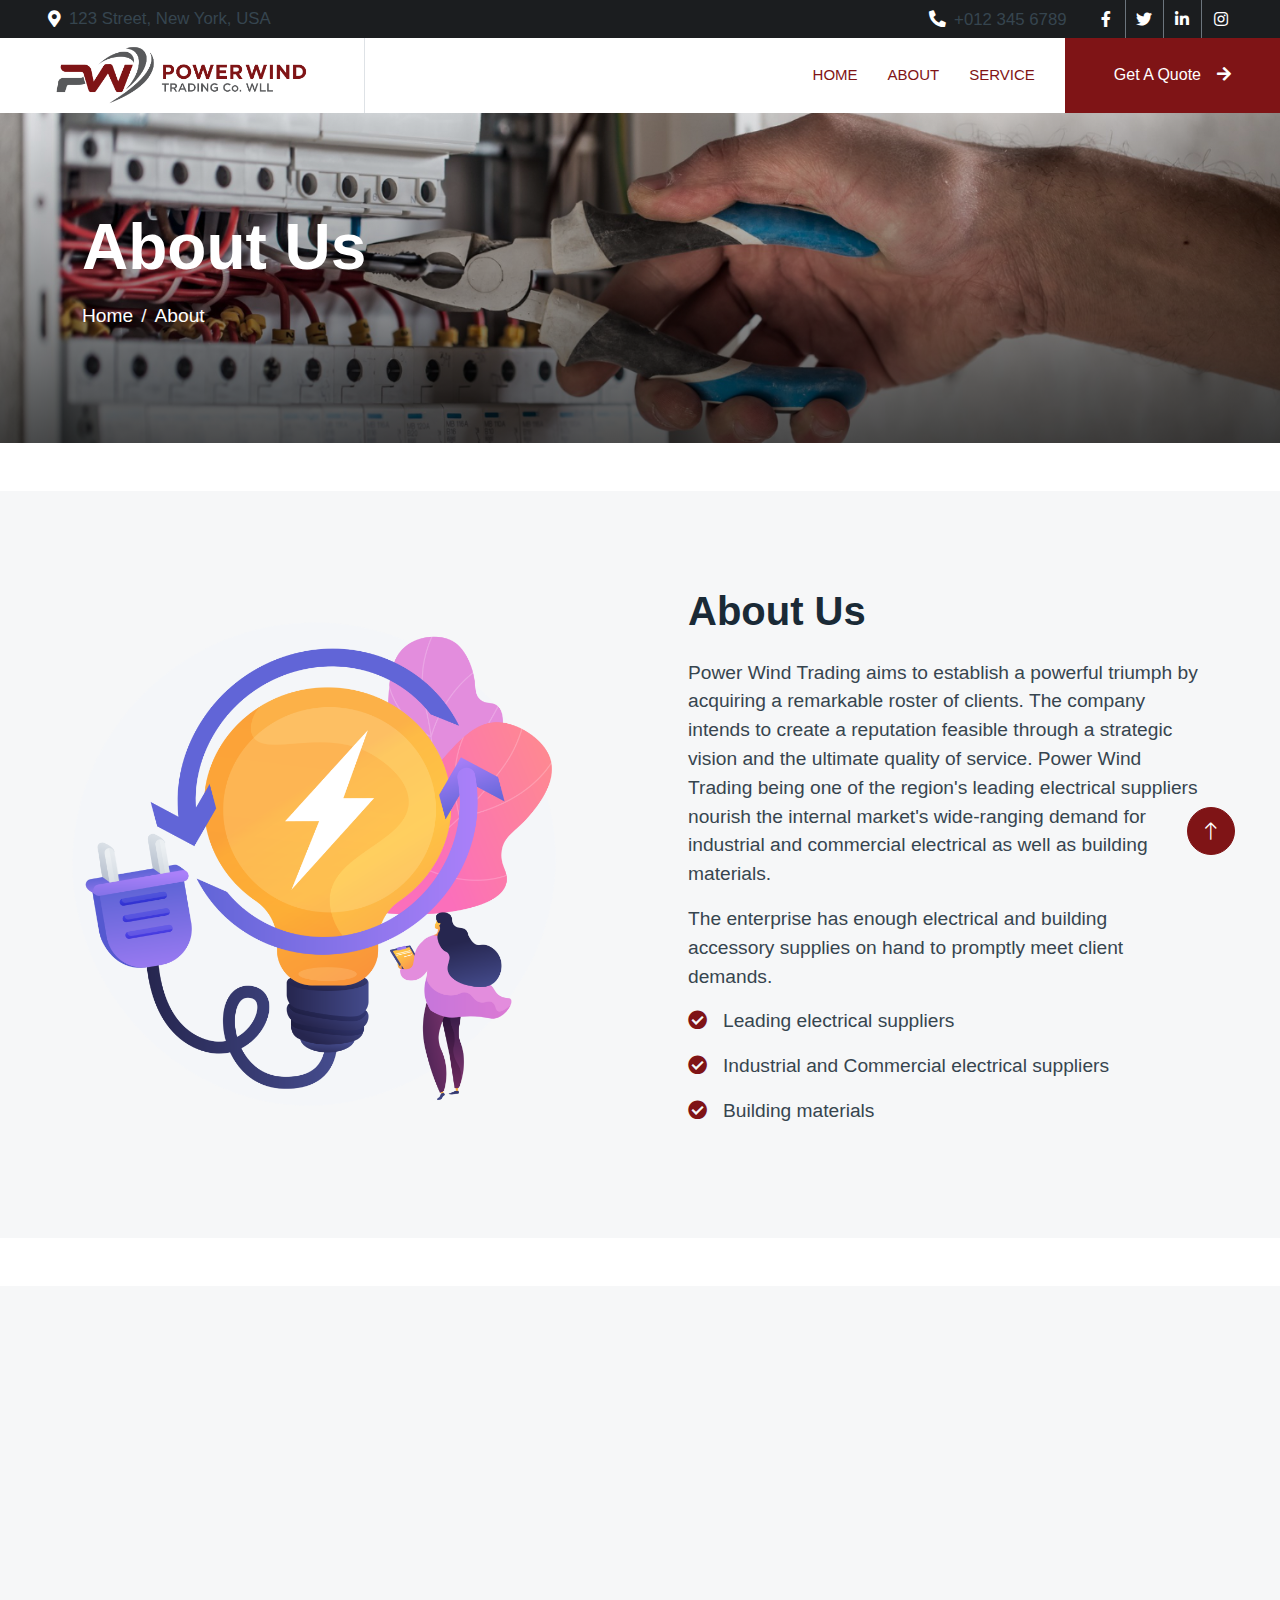
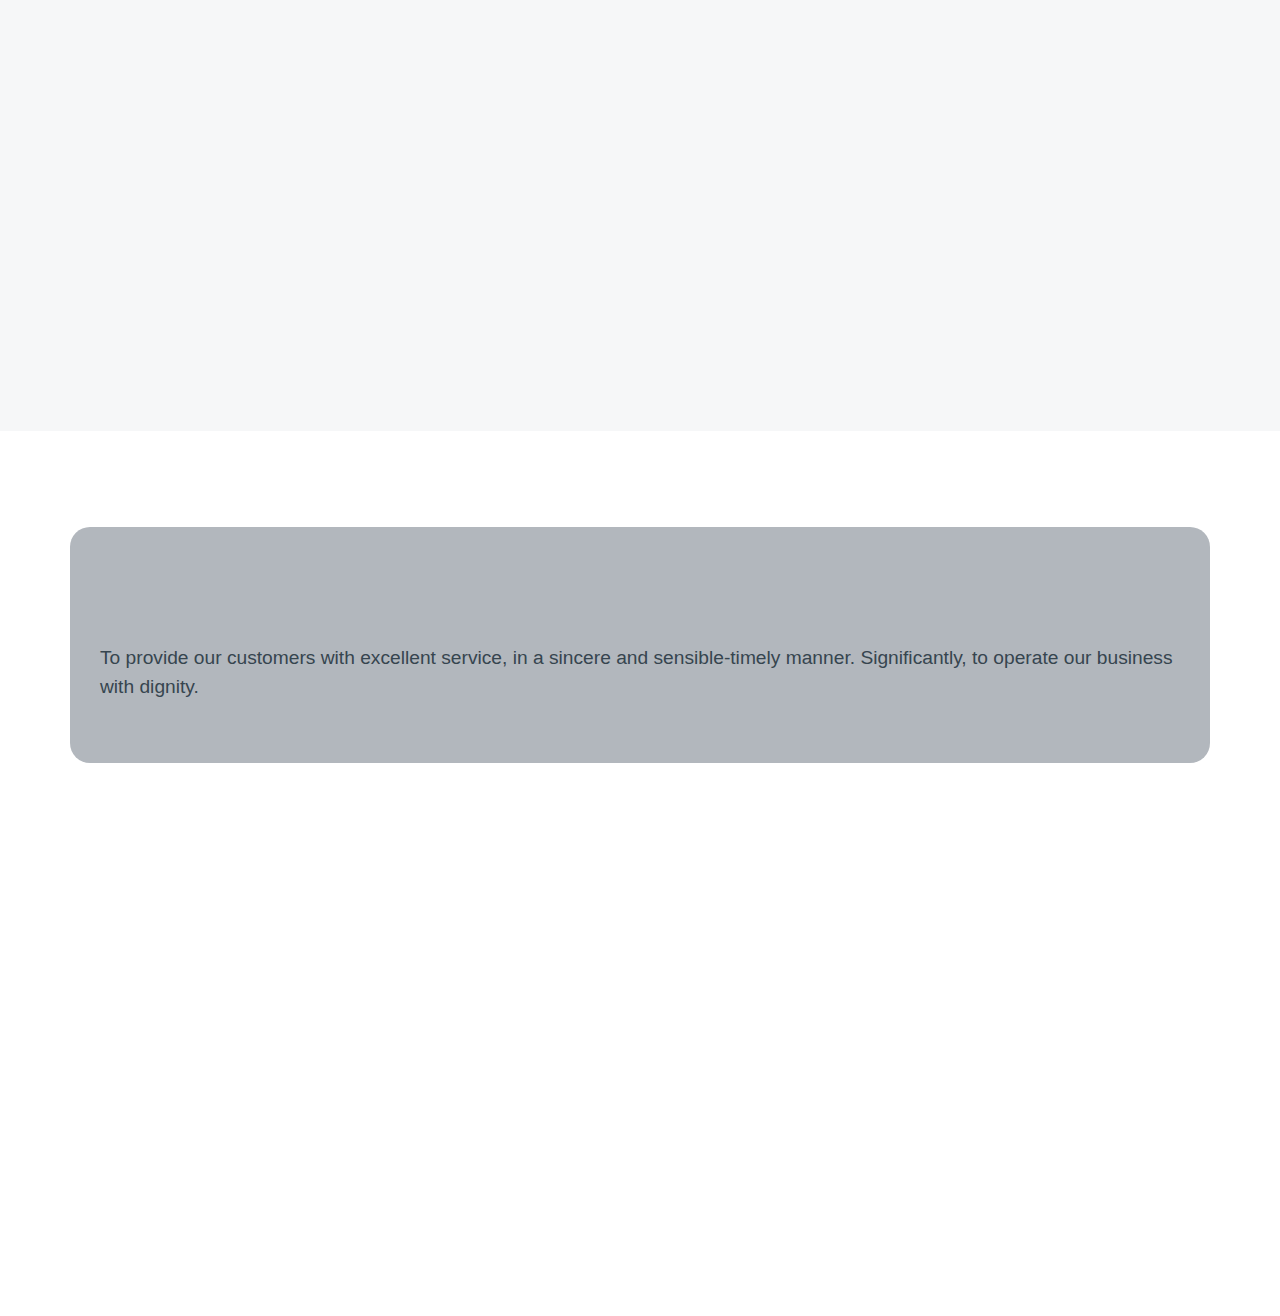
<file: aboutus.html>
<!DOCTYPE html>
<html lang="en">

<head>
    <meta charset="utf-8">
    <title>Power Wind</title>
    <meta content="width=device-width, initial-scale=1.0" name="viewport">
    <meta content="" name="keywords">
    <meta content="" name="description">

    <!-- Favicon -->
    <link href="img/favicon.ico" rel="icon">

    <!-- Google Web Fonts -->
    <link rel="preconnect" href="https://fonts.googleapis.com">
    <link rel="preconnect" href="https://fonts.gstatic.com" crossorigin>
    <link href="https://fonts.googleapis.com/css2?family=Open+Sans:wght@400;500&family=Roboto:wght@500;700;900&display=swap" rel="stylesheet">
    <link href="http://fonts.cdnfonts.com/css/gotham" rel="stylesheet">

    <!-- Icon Font Stylesheet -->
    <link href="https://cdnjs.cloudflare.com/ajax/libs/font-awesome/5.10.0/css/all.min.css" rel="stylesheet">
    <link href="https://cdn.jsdelivr.net/npm/bootstrap-icons@1.4.1/font/bootstrap-icons.css" rel="stylesheet">

    <!-- Libraries Stylesheet -->
    <link href="lib/animate/animate.min.css" rel="stylesheet">
    <link href="lib/owlcarousel/assets/owl.carousel.min.css" rel="stylesheet">
    <link href="lib/lightbox/css/lightbox.min.css" rel="stylesheet">

    <!-- Customized Bootstrap Stylesheet -->
    <link href="css/bootstrap.min.css" rel="stylesheet">

    <!-- Template Stylesheet -->
    <link href="css/style.css" rel="stylesheet">
</head>

<body>
    <!-- Spinner Start -->
    <div id="spinner" class="show bg-white position-fixed translate-middle w-100 vh-100 top-50 start-50 d-flex align-items-center justify-content-center">
        <div class="spinner-border text-primary" style="width: 3rem; height: 3rem;" role="status">
            <span class="sr-only">Loading...</span>
        </div>
    </div>
    <!-- Spinner End -->


    <!-- Topbar Start -->
    <div class="container-fluid bg-dark p-0">
        <div class="row gx-0 d-none d-lg-flex">
            <div class="col-lg-7 px-5 text-start">
                <div class="h-100 d-inline-flex align-items-center me-4">
                    <small class="fa fa-map-marker-alt text-primary me-2"></small>
                    <small>123 Street, New York, USA</small>
                </div>
                <!-- <div class="h-100 d-inline-flex align-items-center">
                    <small class="far fa-clock text-primary me-2"></small>
                    <small>Mon - Fri : 09.00 AM - 09.00 PM</small>
                </div> -->
            </div>
            <div class="col-lg-5 px-5 text-end">
                <div class="h-100 d-inline-flex align-items-center me-4">
                    <small class="fa fa-phone-alt text-primary me-2"></small>
                    <small>+012 345 6789</small>
                </div>
                <div class="h-100 d-inline-flex align-items-center mx-n2">
                    <a class="btn btn-square btn-link rounded-0 border-0 border-end border-secondary" href=""><i class="fab fa-facebook-f"></i></a>
                    <a class="btn btn-square btn-link rounded-0 border-0 border-end border-secondary" href=""><i class="fab fa-twitter"></i></a>
                    <a class="btn btn-square btn-link rounded-0 border-0 border-end border-secondary" href=""><i class="fab fa-linkedin-in"></i></a>
                    <a class="btn btn-square btn-link rounded-0" href=""><i class="fab fa-instagram"></i></a>
                </div>
            </div>
        </div>
    </div>
    <!-- Topbar End -->


    <!-- Navbar Start -->
    <nav class="navbar navbar-expand-lg bg-white navbar-light sticky-top p-0">
        <a href="index.html" class="navbar-brand d-flex align-items-center border-end px-4 px-lg-5">
            <!-- <h2 class="m-0 text-primary">Solartec</h2> -->
            <img src="img/logo/logo.png" alt="" class="log-img-powerwind">
        </a>
        <button type="button" class="navbar-toggler me-4" data-bs-toggle="collapse" data-bs-target="#navbarCollapse">
            <span class="navbar-toggler-icon"></span>
        </button>
        <div class="collapse navbar-collapse" id="navbarCollapse">
            <div class="navbar-nav ms-auto p-4 p-lg-0">
                <a href="index.html" class="nav-item nav-link active">Home</a>
                <a href="#" class="nav-item nav-link">About</a>
                <a href="index.html#services" class="nav-item nav-link">Service</a>
                <!-- <a href="index.html#projects" class="nav-item nav-link">Project</a> -->
                <!-- <div class="nav-item dropdown">
                    <a href="#" class="nav-link dropdown-toggle" data-bs-toggle="dropdown">Pages</a>
                    <div class="dropdown-menu bg-light m-0">
                        <a href="feature.html" class="dropdown-item">Feature</a>
                        <a href="quote.html" class="dropdown-item">Free Quote</a>
                        <a href="team.html" class="dropdown-item">Our Team</a>
                        <a href="testimonial.html" class="dropdown-item">Testimonial</a>
                        <a href="404.html" class="dropdown-item">404 Page</a>
                    </div>
                </div> -->
                <!-- <a href="#contact-us" class="nav-item nav-link">Contact</a> -->
            </div>
            <a href="#contact-us" class="btn btn-primary rounded-0 py-4 px-lg-5 d-none d-lg-block">Get A Quote<i class="fa fa-arrow-right ms-3"></i></a>
        </div>
    </nav>
    <!-- Navbar End -->

    <!-- Main COntent Start Here -->
    <!-- Page Header Start -->
    <div class="container-fluid page-header py-5 mb-5">
        <div class="container py-5">
            <h1 class="display-3 text-white mb-3 animated slideInDown">About Us</h1>
            <nav aria-label="breadcrumb animated slideInDown">
                <ol class="breadcrumb">
                    <li class="breadcrumb-item"><a class="text-white" href="index.html">Home</a></li>
                    <li class="breadcrumb-item text-white active" aria-current="page">About</li>
                </ol>
            </nav>
        </div>
    </div>
    <!-- Page Header End -->

    <!-- Feature Start -->
    <!-- <div class="container-xxl py-5">
        <div class="container">
            <div class="row g-5">
                <div class="col-md-6 col-lg-3 wow fadeIn" data-wow-delay="0.1s">
                    <div class="d-flex align-items-center mb-4">
                        <div class="btn-lg-square bg-primary rounded-circle me-3">
                            <i class="fa fa-users text-white"></i>
                        </div>
                        <h1 class="mb-0" data-toggle="counter-up">3453</h1>
                    </div>
                    <h5 class="mb-3">Happy Customers</h5>
                    <span>Tempor erat elitr rebum at clita. Diam dolor diam ipsum sit</span>
                </div>
                <div class="col-md-6 col-lg-3 wow fadeIn" data-wow-delay="0.3s">
                    <div class="d-flex align-items-center mb-4">
                        <div class="btn-lg-square bg-primary rounded-circle me-3">
                            <i class="fa fa-check text-white"></i>
                        </div>
                        <h1 class="mb-0" data-toggle="counter-up">4234</h1>
                    </div>
                    <h5 class="mb-3">Project Done</h5>
                    <span>Tempor erat elitr rebum at clita. Diam dolor diam ipsum sit</span>
                </div>
                <div class="col-md-6 col-lg-3 wow fadeIn" data-wow-delay="0.5s">
                    <div class="d-flex align-items-center mb-4">
                        <div class="btn-lg-square bg-primary rounded-circle me-3">
                            <i class="fa fa-award text-white"></i>
                        </div>
                        <h1 class="mb-0" data-toggle="counter-up">3123</h1>
                    </div>
                    <h5 class="mb-3">Awards Win</h5>
                    <span>Tempor erat elitr rebum at clita. Diam dolor diam ipsum sit</span>
                </div>
                <div class="col-md-6 col-lg-3 wow fadeIn" data-wow-delay="0.7s">
                    <div class="d-flex align-items-center mb-4">
                        <div class="btn-lg-square bg-primary rounded-circle me-3">
                            <i class="fa fa-users-cog text-white"></i>
                        </div>
                        <h1 class="mb-0" data-toggle="counter-up">1831</h1>
                    </div>
                    <h5 class="mb-3">Expert Workers</h5>
                    <span>Tempor erat elitr rebum at clita. Diam dolor diam ipsum sit</span>
                </div>
            </div>
        </div>
    </div> -->
    <!-- Feature Start -->


    <!-- About Start -->
    <div class="container-fluid bg-light overflow-hidden my-5 px-lg-0" id="about">
        <div class="container about px-lg-0">
            <div class="row g-0 mx-lg-0">
                <div class="col-lg-6 ps-lg-0 wow fadeIn" data-wow-delay="0.1s" style="min-height: 400px;">
                    <div class="position-relative h-100">
                        <img class="position-absolute img-fluid w-100 h-100" src="img/about/about_low.png" style="object-fit: contain;" alt="">
                    </div>
                </div>
                <div class="col-lg-6 about-text py-5 wow fadeIn" data-wow-delay="0.5s">
                    <div class="p-lg-5 pe-lg-0">
                        <!-- <h6 class="text-primary">About Us</h6> -->
                        <!-- <h1 class="mb-4">25+ Years Experience In Solar & Renewable Energy Industry</h1> -->
                        <h1 class="mb-4">About Us</h1>
                        <p>
                            Power Wind Trading aims to establish a powerful triumph by acquiring a remarkable roster of clients. The company intends to create a reputation feasible through a strategic vision and the ultimate quality of service. Power Wind Trading being one of the
                            region's leading electrical suppliers nourish the internal market's wide-ranging demand for industrial and commercial electrical as well as building materials.

                        </p>
                        <p>
                            The enterprise has enough electrical and building accessory supplies on hand to promptly meet client demands.
                        </p>
                        <p><i class="fa fa-check-circle text-primary me-3"></i>Leading electrical suppliers</p>
                        <p><i class="fa fa-check-circle text-primary me-3"></i>Industrial and Commercial electrical suppliers</p>
                        <p><i class="fa fa-check-circle text-primary me-3"></i>Building materials</p>
                        <!-- <a href="" class="btn btn-primary rounded-pill py-3 px-5 mt-3">Explore More</a> -->
                    </div>
                </div>
            </div>
        </div>
    </div>
    <!-- About End -->

    <!-- Feature Start -->
    <div class="container-fluid bg-light overflow-hidden my-5 px-lg-0">
        <div class="container feature px-lg-0">
            <div class="row g-0 mx-lg-0">
                <div class="col-lg-6 feature-text py-5 wow fadeIn" data-wow-delay="0.1s">
                    <div class="p-lg-5 ps-lg-0">
                        <!-- <h6 class="text-primary">Our Vision</h6> -->
                        <h1 class="mb-4">Our Vision</h1>
                        <p class="mb-4 pb-2">
                            Power Wind Trading co. W.L.L shall be extremely professional, enlightened, and international with a huge global dignity. We shall be groundbreaking and progressive with endless R&D in accomplishing worldwide standards and targets.
                        </p>
                        <p class="mb-4 pb-2">
                            By providing our services in an appropriate manner, we shall establish a framework of trust, transparency, and committed client fulfillment. For the engineering, business, and commercial sectors, we strive to be a market leader in the provision of electrical
                            and building materials.
                        </p>
                        <div class="row g-4">
                            <div class="col-6">
                                <div class="d-flex align-items-center">
                                    <div class="btn-lg-square bg-primary rounded-circle">
                                        <i class="fa fa-check text-white"></i>
                                    </div>
                                    <div class="ms-4">
                                        <p class="mb-0">Quality</p>
                                        <h5 class="mb-0">Services</h5>
                                    </div>
                                </div>
                            </div>
                            <div class="col-6">
                                <div class="d-flex align-items-center">
                                    <div class="btn-lg-square bg-primary rounded-circle">
                                        <i class="fa fa-user-check text-white"></i>
                                    </div>
                                    <div class="ms-4">
                                        <p class="mb-0">Expert</p>
                                        <h5 class="mb-0">Workers</h5>
                                    </div>
                                </div>
                            </div>
                            <div class="col-6">
                                <div class="d-flex align-items-center">
                                    <div class="btn-lg-square bg-primary rounded-circle">
                                        <i class="fa fa-drafting-compass text-white"></i>
                                    </div>
                                    <div class="ms-4">
                                        <p class="mb-0">Free</p>
                                        <h5 class="mb-0">Consultation</h5>
                                    </div>
                                </div>
                            </div>
                            <div class="col-6">
                                <div class="d-flex align-items-center">
                                    <div class="btn-lg-square bg-primary rounded-circle">
                                        <i class="fa fa-headphones text-white"></i>
                                    </div>
                                    <div class="ms-4">
                                        <p class="mb-0">Customer</p>
                                        <h5 class="mb-0">Support</h5>
                                    </div>
                                </div>
                            </div>
                        </div>
                    </div>
                </div>
                <div class="col-lg-6 pe-lg-0 wow fadeIn" data-wow-delay="0.5s" style="min-height: 400px;">
                    <div class="position-relative h-100">
                        <img class="position-absolute img-fluid w-100 h-100" src="img/vision/vision_high.png" style="object-fit:contain;" alt="">
                    </div>
                </div>
            </div>
        </div>
    </div>
    <!-- Feature End -->

    <div class="container-xxl py-5">
        <div class="container mission-bg">
            <div class="text-center mx-auto mb-5 wow fadeInUp" data-wow-delay="0.1s" style="max-width: 600px;">
                <!-- <h6 class="text-primary">Team Member</h6> -->
                <h2 class="mb-4">Our mission</h2>
            </div>
            <div class="row g-4">
                <p class="mb-4 pb-2">To provide our customers with excellent service, in a sincere and sensible-timely manner. Significantly, to operate our business with dignity.</p>
            </div>
        </div>
    </div>


    <!-- Team Start -->
    <!-- <div class="container-xxl py-5">
        <div class="container">
            <div class="text-center mx-auto mb-5 wow fadeInUp" data-wow-delay="0.1s" style="max-width: 600px;">
                <h6 class="text-primary">Team Member</h6>
                <h1 class="mb-4">Experienced Team Members</h1>
            </div>
            <div class="row g-4">
                <div class="col-lg-4 col-md-6 wow fadeInUp" data-wow-delay="0.1s">
                    <div class="team-item rounded overflow-hidden">
                        <div class="d-flex">
                            <img class="img-fluid w-75" src="img/team-1.jpg" alt="">
                            <div class="team-social w-25">
                                <a class="btn btn-lg-square btn-outline-primary rounded-circle mt-3" href=""><i class="fab fa-facebook-f"></i></a>
                                <a class="btn btn-lg-square btn-outline-primary rounded-circle mt-3" href=""><i class="fab fa-twitter"></i></a>
                                <a class="btn btn-lg-square btn-outline-primary rounded-circle mt-3" href=""><i class="fab fa-instagram"></i></a>
                            </div>
                        </div>
                        <div class="p-4">
                            <h5>Full Name</h5>
                            <span>Designation</span>
                        </div>
                    </div>
                </div>
                <div class="col-lg-4 col-md-6 wow fadeInUp" data-wow-delay="0.3s">
                    <div class="team-item rounded overflow-hidden">
                        <div class="d-flex">
                            <img class="img-fluid w-75" src="img/team-2.jpg" alt="">
                            <div class="team-social w-25">
                                <a class="btn btn-lg-square btn-outline-primary rounded-circle mt-3" href=""><i class="fab fa-facebook-f"></i></a>
                                <a class="btn btn-lg-square btn-outline-primary rounded-circle mt-3" href=""><i class="fab fa-twitter"></i></a>
                                <a class="btn btn-lg-square btn-outline-primary rounded-circle mt-3" href=""><i class="fab fa-instagram"></i></a>
                            </div>
                        </div>
                        <div class="p-4">
                            <h5>Full Name</h5>
                            <span>Designation</span>
                        </div>
                    </div>
                </div>
                <div class="col-lg-4 col-md-6 wow fadeInUp" data-wow-delay="0.5s">
                    <div class="team-item rounded overflow-hidden">
                        <div class="d-flex">
                            <img class="img-fluid w-75" src="img/team-3.jpg" alt="">
                            <div class="team-social w-25">
                                <a class="btn btn-lg-square btn-outline-primary rounded-circle mt-3" href=""><i class="fab fa-facebook-f"></i></a>
                                <a class="btn btn-lg-square btn-outline-primary rounded-circle mt-3" href=""><i class="fab fa-twitter"></i></a>
                                <a class="btn btn-lg-square btn-outline-primary rounded-circle mt-3" href=""><i class="fab fa-instagram"></i></a>
                            </div>
                        </div>
                        <div class="p-4">
                            <h5>Full Name</h5>
                            <span>Designation</span>
                        </div>
                    </div>
                </div>
            </div>
        </div>
    </div> -->
    <!-- Team End -->

    <!-- Main COntent End Here -->


    <!-- Footer Start -->
    <!-- Footer Start -->
    <div class="container-fluid bg-dark text-body footer mt-5 pt-5 wow fadeIn" data-wow-delay="0.1s">
        <div class="container py-5">
            <div class="row g-5">
                <div class="col-lg-4 col-md-6">
                    <h5 class="text-white mb-4">Address</h5>
                    <p class="mb-2"><i class="fa fa-map-marker-alt me-3"></i>Jassim Street , Al Wakra</p>
                    <p class="mb-2"><i class="fa fa-phone-alt me-3"></i>+974 308 42 000 , +974 399 05 088</p>
                    <p class="mb-2"><i class="fa fa-envelope me-3"></i>info@thepowerwind.com</p>
                    <div class="d-flex pt-2">
                        <a class="btn btn-square btn-outline-light btn-social" href="https://twitter.com/PowerWindQatar"><i class="fab fa-twitter"></i></a>
                        <a class="btn btn-square btn-outline-light btn-social" href="https://www.facebook.com/PowerWindQatar/?ref=pages_you_manage"><i class="fab fa-facebook-f"></i></a>
                        <a class="btn btn-square btn-outline-light btn-social" href="https://www.instagram.com/powerwindqatar/"><i class="fab fa-instagram"></i></a>
                        <a class="btn btn-square btn-outline-light btn-social" href="https://www.linkedin.com/company/83017901/admin/"><i class="fab fa-linkedin-in"></i></a>
                    </div>
                </div>
                <div class="col-lg-4 col-md-6">
                    <h5 class="text-white mb-4">Quick Links</h5>
                    <a class="btn btn-link" href="">About Us</a>
                    <a class="btn btn-link" href="">Contact Us</a>
                    <a class="btn btn-link" href="">Our Services</a>
                    <a class="btn btn-link" href="">Terms & Condition</a>
                    <a class="btn btn-link" href="">Support</a>
                </div>
                <div class="col-lg-4 col-md-6">
                    <h5 class="text-white mb-4">Gallery</h5>
                    <div class="row g-2">
                        <div class="col-4">
                            <img class="img-fluid rounded" src="img/gallery/el.png" alt="">
                        </div>
                        <div class="col-4">
                            <img class="img-fluid rounded" src="img/gallery/plumb.jpg" alt="">
                        </div>
                        <div class="col-4">
                            <img class="img-fluid rounded" src="img/gallery/safety.jpg" alt="">
                        </div>
                        <div class="col-4">
                            <img class="img-fluid rounded" src="img/gallery/sanitary.jpg" alt="">
                        </div>
                        <div class="col-4">
                            <img class="img-fluid rounded" src="img/gallery/tools.jpg" alt="">
                        </div>
                        <div class="col-4">
                            <img class="img-fluid rounded" src="img/gallery/tools.jpg" alt="">
                        </div>
                    </div>
                </div>
                <!-- <div class="col-lg-3 col-md-6">
                    <h5 class="text-white mb-4">Newsletter</h5>
                    <p>Dolor amet sit justo amet elitr clita ipsum elitr est.</p>
                    <div class="position-relative mx-auto" style="max-width: 400px;">
                        <input class="form-control border-0 w-100 py-3 ps-4 pe-5" type="text" placeholder="Your email">
                        <button type="button" class="btn btn-primary py-2 position-absolute top-0 end-0 mt-2 me-2">SignUp</button>
                    </div>
                </div> -->
            </div>
        </div>
        <div class="container">
            <div class="copyright">
                <div class="row">
                    <div class="col-md-6 text-center text-md-start mb-3 mb-md-0">
                        &copy; <a href="#">Power Wind</a>, All Right Reserved.
                    </div>
                    <div class="col-md-6 text-center text-md-end">
                        <!--/*** This template is free as long as you keep the footer author’s credit link/attribution link/backlink. If you'd like to use the template without the footer author’s credit link/attribution link/backlink, you can purchase the Credit Removal License from "https://htmlcodex.com/credit-removal". Thank you for your support. ***/-->
                        Designed By <a href="https://htmlcodex.com">HTML Codex</a> Distributed By: <a href="https://themewagon.com" target="_blank">ThemeWagon</a>
                    </div>
                </div>
            </div>
        </div>
    </div>
    <!-- Footer End -->


    <!-- Back to Top -->
    <a href="#" class="btn btn-lg btn-primary btn-lg-square rounded-circle back-to-top"><i class="bi bi-arrow-up"></i></a>


    <!-- JavaScript Libraries -->
    <script src="https://code.jquery.com/jquery-3.4.1.min.js"></script>
    <script src="https://cdn.jsdelivr.net/npm/bootstrap@5.0.0/dist/js/bootstrap.bundle.min.js"></script>
    <script src="lib/wow/wow.min.js"></script>
    <script src="lib/easing/easing.min.js"></script>
    <script src="lib/waypoints/waypoints.min.js"></script>
    <script src="lib/counterup/counterup.min.js"></script>
    <script src="lib/owlcarousel/owl.carousel.min.js"></script>
    <script src="lib/isotope/isotope.pkgd.min.js"></script>
    <script src="lib/lightbox/js/lightbox.min.js"></script>

    <!-- Template Javascript -->
    <script src="js/main.js"></script>
</body>

</html>
</file>
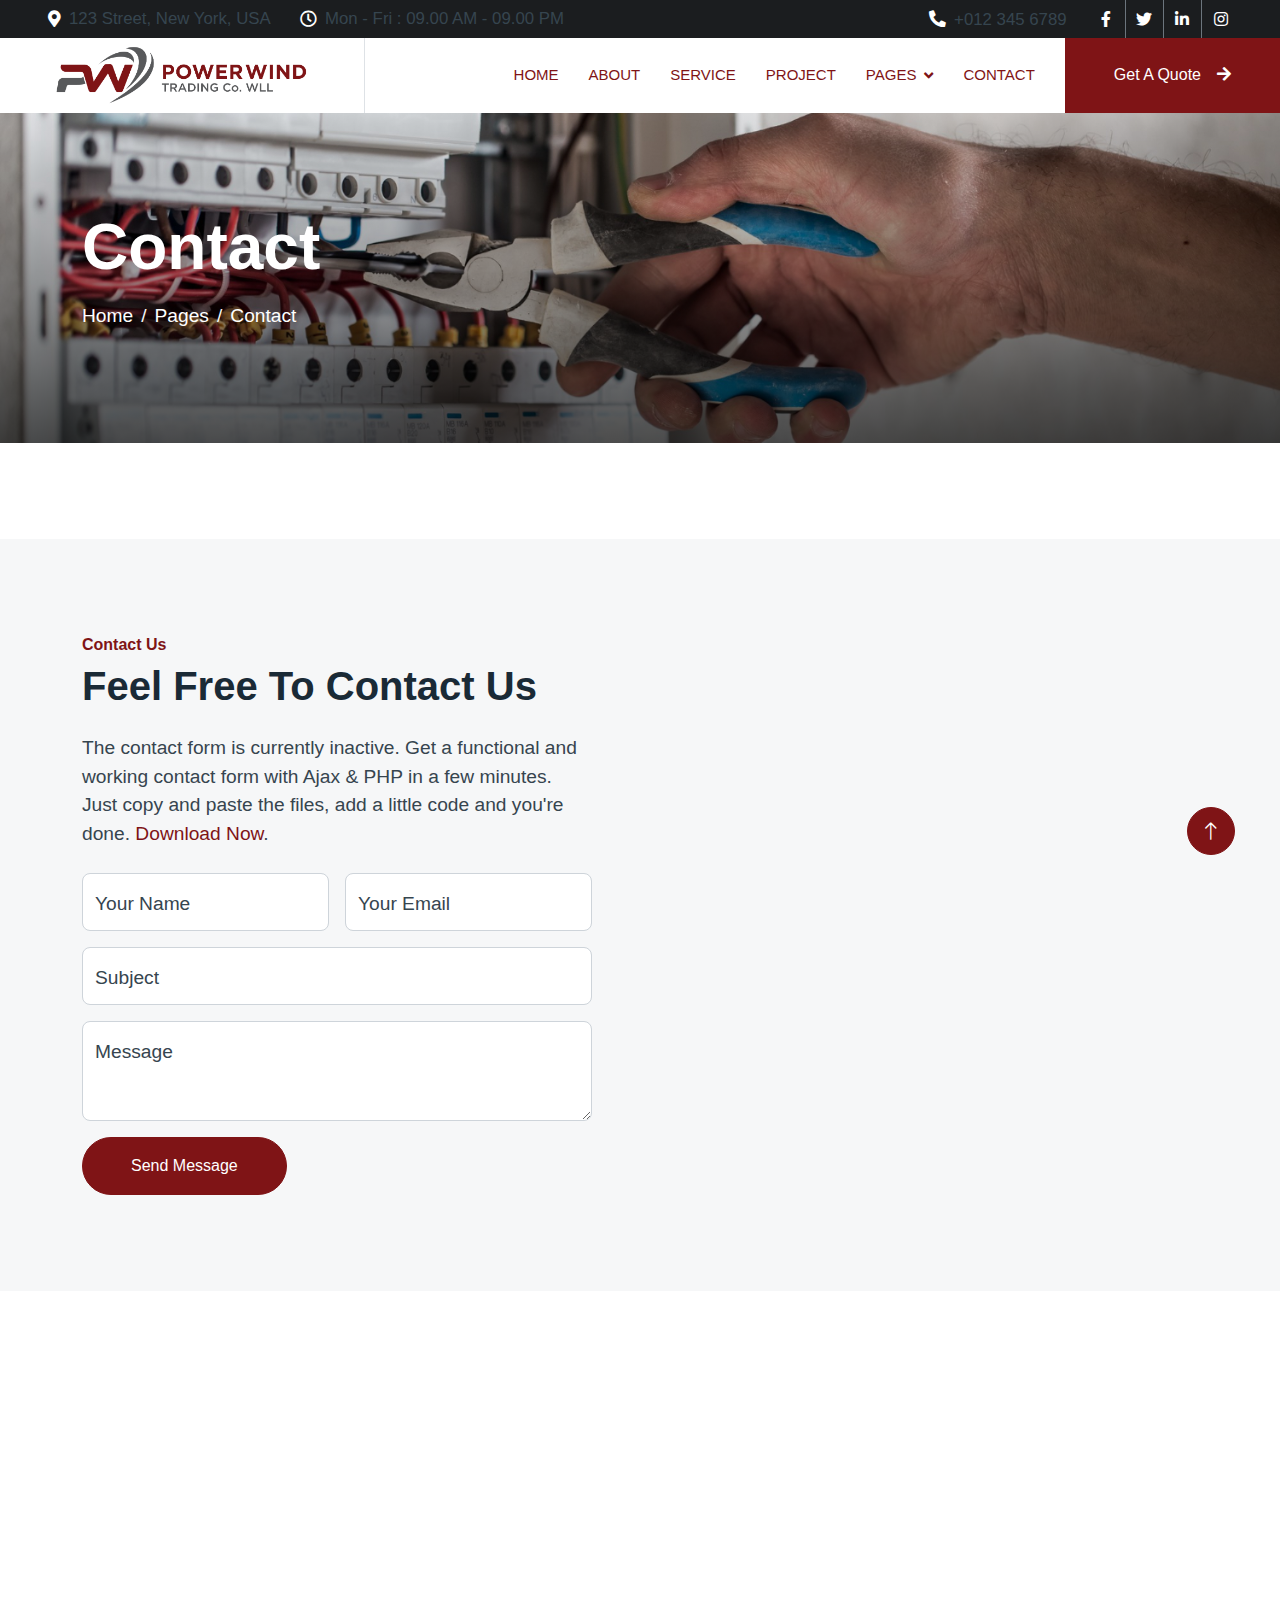
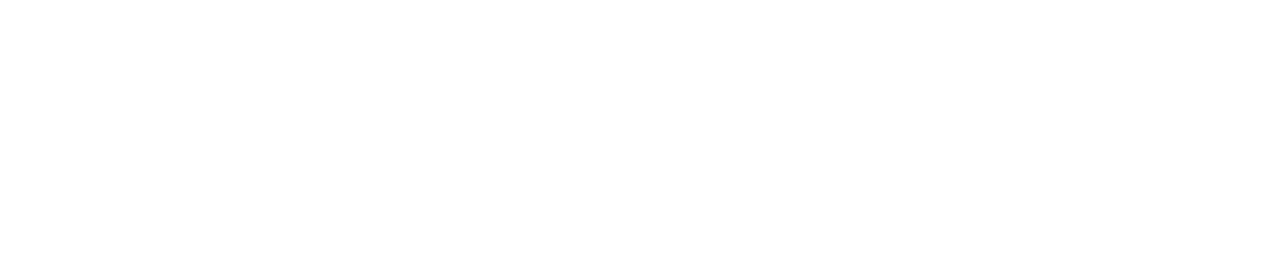
<file: contact.html>
<!DOCTYPE html>
<html lang="en">

<head>
    <meta charset="utf-8">
    <title>Solartec - Renewable Energy Website Template</title>
    <meta content="width=device-width, initial-scale=1.0" name="viewport">
    <meta content="" name="keywords">
    <meta content="" name="description">

    <!-- Favicon -->
    <link href="img/favicon.ico" rel="icon">

    <!-- Google Web Fonts -->
    <link rel="preconnect" href="https://fonts.googleapis.com">
    <link rel="preconnect" href="https://fonts.gstatic.com" crossorigin>
    <link href="https://fonts.googleapis.com/css2?family=Open+Sans:wght@400;500&family=Roboto:wght@500;700;900&display=swap" rel="stylesheet">

    <!-- Icon Font Stylesheet -->
    <link href="https://cdnjs.cloudflare.com/ajax/libs/font-awesome/5.10.0/css/all.min.css" rel="stylesheet">
    <link href="https://cdn.jsdelivr.net/npm/bootstrap-icons@1.4.1/font/bootstrap-icons.css" rel="stylesheet">

    <!-- Libraries Stylesheet -->
    <link href="lib/animate/animate.min.css" rel="stylesheet">
    <link href="lib/owlcarousel/assets/owl.carousel.min.css" rel="stylesheet">
    <link href="lib/lightbox/css/lightbox.min.css" rel="stylesheet">

    <!-- Customized Bootstrap Stylesheet -->
    <link href="css/bootstrap.min.css" rel="stylesheet">

    <!-- Template Stylesheet -->
    <link href="css/style.css" rel="stylesheet">
</head>

<body>
    <!-- Spinner Start -->
    <div id="spinner" class="show bg-white position-fixed translate-middle w-100 vh-100 top-50 start-50 d-flex align-items-center justify-content-center">
        <div class="spinner-border text-primary" style="width: 3rem; height: 3rem;" role="status">
            <span class="sr-only">Loading...</span>
        </div>
    </div>
    <!-- Spinner End -->


    <!-- Topbar Start -->
    <div class="container-fluid bg-dark p-0">
        <div class="row gx-0 d-none d-lg-flex">
            <div class="col-lg-7 px-5 text-start">
                <div class="h-100 d-inline-flex align-items-center me-4">
                    <small class="fa fa-map-marker-alt text-primary me-2"></small>
                    <small>123 Street, New York, USA</small>
                </div>
                <div class="h-100 d-inline-flex align-items-center">
                    <small class="far fa-clock text-primary me-2"></small>
                    <small>Mon - Fri : 09.00 AM - 09.00 PM</small>
                </div>
            </div>
            <div class="col-lg-5 px-5 text-end">
                <div class="h-100 d-inline-flex align-items-center me-4">
                    <small class="fa fa-phone-alt text-primary me-2"></small>
                    <small>+012 345 6789</small>
                </div>
                <div class="h-100 d-inline-flex align-items-center mx-n2">
                    <a class="btn btn-square btn-link rounded-0 border-0 border-end border-secondary" href=""><i class="fab fa-facebook-f"></i></a>
                    <a class="btn btn-square btn-link rounded-0 border-0 border-end border-secondary" href=""><i class="fab fa-twitter"></i></a>
                    <a class="btn btn-square btn-link rounded-0 border-0 border-end border-secondary" href=""><i class="fab fa-linkedin-in"></i></a>
                    <a class="btn btn-square btn-link rounded-0" href=""><i class="fab fa-instagram"></i></a>
                </div>
            </div>
        </div>
    </div>
    <!-- Topbar End -->


    <!-- Navbar Start -->
    <nav class="navbar navbar-expand-lg bg-white navbar-light sticky-top p-0">
        <a href="index.html" class="navbar-brand d-flex align-items-center border-end px-4 px-lg-5">
            <!-- <h2 class="m-0 text-primary">Solartec</h2> -->
            <img src="img/logo/logo.png" alt="" class="log-img-powerwind">
        </a>
        <button type="button" class="navbar-toggler me-4" data-bs-toggle="collapse" data-bs-target="#navbarCollapse">
            <span class="navbar-toggler-icon"></span>
        </button>
        <div class="collapse navbar-collapse" id="navbarCollapse">
            <div class="navbar-nav ms-auto p-4 p-lg-0">
                <a href="index.html" class="nav-item nav-link">Home</a>
                <a href="about.html" class="nav-item nav-link">About</a>
                <a href="service.html" class="nav-item nav-link">Service</a>
                <a href="project.html" class="nav-item nav-link">Project</a>
                <div class="nav-item dropdown">
                    <a href="#" class="nav-link dropdown-toggle" data-bs-toggle="dropdown">Pages</a>
                    <div class="dropdown-menu bg-light m-0">
                        <a href="feature.html" class="dropdown-item">Feature</a>
                        <a href="quote.html" class="dropdown-item">Free Quote</a>
                        <a href="team.html" class="dropdown-item">Our Team</a>
                        <a href="testimonial.html" class="dropdown-item">Testimonial</a>
                        <a href="404.html" class="dropdown-item">404 Page</a>
                    </div>
                </div>
                <a href="contact.html" class="nav-item nav-link active">Contact</a>
            </div>
            <a href="" class="btn btn-primary rounded-0 py-4 px-lg-5 d-none d-lg-block">Get A Quote<i class="fa fa-arrow-right ms-3"></i></a>
        </div>
    </nav>
    <!-- Navbar End -->


    <!-- Page Header Start -->
    <div class="container-fluid page-header py-5 mb-5">
        <div class="container py-5">
            <h1 class="display-3 text-white mb-3 animated slideInDown">Contact</h1>
            <nav aria-label="breadcrumb animated slideInDown">
                <ol class="breadcrumb">
                    <li class="breadcrumb-item"><a class="text-white" href="#">Home</a></li>
                    <li class="breadcrumb-item"><a class="text-white" href="#">Pages</a></li>
                    <li class="breadcrumb-item text-white active" aria-current="page">Contact</li>
                </ol>
            </nav>
        </div>
    </div>
    <!-- Page Header End -->


    <!-- Contact Start -->
    <div class="container-fluid bg-light overflow-hidden px-lg-0" style="margin: 6rem 0;">
        <div class="container contact px-lg-0">
            <div class="row g-0 mx-lg-0">
                <div class="col-lg-6 contact-text py-5 wow fadeIn" data-wow-delay="0.5s">
                    <div class="p-lg-5 ps-lg-0">
                        <h6 class="text-primary">Contact Us</h6>
                        <h1 class="mb-4">Feel Free To Contact Us</h1>
                        <p class="mb-4">The contact form is currently inactive. Get a functional and working contact form with Ajax & PHP in a few minutes. Just copy and paste the files, add a little code and you're done. <a href="https://htmlcodex.com/contact-form">Download Now</a>.</p>
                        <form>
                            <div class="row g-3">
                                <div class="col-md-6">
                                    <div class="form-floating">
                                        <input type="text" class="form-control" id="name" placeholder="Your Name">
                                        <label for="name">Your Name</label>
                                    </div>
                                </div>
                                <div class="col-md-6">
                                    <div class="form-floating">
                                        <input type="email" class="form-control" id="email" placeholder="Your Email">
                                        <label for="email">Your Email</label>
                                    </div>
                                </div>
                                <div class="col-12">
                                    <div class="form-floating">
                                        <input type="text" class="form-control" id="subject" placeholder="Subject">
                                        <label for="subject">Subject</label>
                                    </div>
                                </div>
                                <div class="col-12">
                                    <div class="form-floating">
                                        <textarea class="form-control" placeholder="Leave a message here" id="message" style="height: 100px"></textarea>
                                        <label for="message">Message</label>
                                    </div>
                                </div>
                                <div class="col-12">
                                    <button class="btn btn-primary rounded-pill py-3 px-5" type="submit">Send Message</button>
                                </div>
                            </div>
                        </form>
                    </div>
                </div>
                <div class="col-lg-6 pe-lg-0" style="min-height: 400px;">
                    <div class="position-relative h-100">
                        <iframe class="position-absolute w-100 h-100" style="object-fit: cover;" src="https://www.google.com/maps/embed?pb=!1m18!1m12!1m3!1d3001156.4288297426!2d-78.01371936852176!3d42.72876761954724!2m3!1f0!2f0!3f0!3m2!1i1024!2i768!4f13.1!3m3!1m2!1s0x4ccc4bf0f123a5a9%3A0xddcfc6c1de189567!2sNew%20York%2C%20USA!5e0!3m2!1sen!2sbd!4v1603794290143!5m2!1sen!2sbd"
                            frameborder="0" allowfullscreen="" aria-hidden="false" tabindex="0"></iframe>
                    </div>
                </div>
            </div>
        </div>
    </div>
    <!-- Contact End -->


    <!-- Footer Start -->
    <div class="container-fluid bg-dark text-body footer mt-5 pt-5 wow fadeIn" data-wow-delay="0.1s">
        <div class="container py-5">
            <div class="row g-5">
                <div class="col-lg-3 col-md-6">
                    <h5 class="text-white mb-4">Address</h5>
                    <p class="mb-2"><i class="fa fa-map-marker-alt me-3"></i>123 Street, New York, USA</p>
                    <p class="mb-2"><i class="fa fa-phone-alt me-3"></i>+012 345 67890</p>
                    <p class="mb-2"><i class="fa fa-envelope me-3"></i>info@example.com</p>
                    <div class="d-flex pt-2">
                        <a class="btn btn-square btn-outline-light btn-social" href=""><i class="fab fa-twitter"></i></a>
                        <a class="btn btn-square btn-outline-light btn-social" href=""><i class="fab fa-facebook-f"></i></a>
                        <a class="btn btn-square btn-outline-light btn-social" href=""><i class="fab fa-youtube"></i></a>
                        <a class="btn btn-square btn-outline-light btn-social" href=""><i class="fab fa-linkedin-in"></i></a>
                    </div>
                </div>
                <div class="col-lg-3 col-md-6">
                    <h5 class="text-white mb-4">Quick Links</h5>
                    <a class="btn btn-link" href="">About Us</a>
                    <a class="btn btn-link" href="">Contact Us</a>
                    <a class="btn btn-link" href="">Our Services</a>
                    <a class="btn btn-link" href="">Terms & Condition</a>
                    <a class="btn btn-link" href="">Support</a>
                </div>
                <div class="col-lg-3 col-md-6">
                    <h5 class="text-white mb-4">Project Gallery</h5>
                    <div class="row g-2">
                        <div class="col-4">
                            <img class="img-fluid rounded" src="img/gallery-1.jpg" alt="">
                        </div>
                        <div class="col-4">
                            <img class="img-fluid rounded" src="img/gallery-2.jpg" alt="">
                        </div>
                        <div class="col-4">
                            <img class="img-fluid rounded" src="img/gallery-3.jpg" alt="">
                        </div>
                        <div class="col-4">
                            <img class="img-fluid rounded" src="img/gallery-4.jpg" alt="">
                        </div>
                        <div class="col-4">
                            <img class="img-fluid rounded" src="img/gallery-5.jpg" alt="">
                        </div>
                        <div class="col-4">
                            <img class="img-fluid rounded" src="img/gallery-6.jpg" alt="">
                        </div>
                    </div>
                </div>
                <div class="col-lg-3 col-md-6">
                    <h5 class="text-white mb-4">Newsletter</h5>
                    <p>Dolor amet sit justo amet elitr clita ipsum elitr est.</p>
                    <div class="position-relative mx-auto" style="max-width: 400px;">
                        <input class="form-control border-0 w-100 py-3 ps-4 pe-5" type="text" placeholder="Your email">
                        <button type="button" class="btn btn-primary py-2 position-absolute top-0 end-0 mt-2 me-2">SignUp</button>
                    </div>
                </div>
            </div>
        </div>
        <div class="container">
            <div class="copyright">
                <div class="row">
                    <div class="col-md-6 text-center text-md-start mb-3 mb-md-0">
                        &copy; <a href="#">Your Site Name</a>, All Right Reserved.
                    </div>
                    <div class="col-md-6 text-center text-md-end">
                        <!--/*** This template is free as long as you keep the footer author’s credit link/attribution link/backlink. If you'd like to use the template without the footer author’s credit link/attribution link/backlink, you can purchase the Credit Removal License from "https://htmlcodex.com/credit-removal". Thank you for your support. ***/-->
                        Designed By <a href="https://htmlcodex.com">HTML Codex</a>
                        <br>Distributed By: <a href="https://themewagon.com" target="_blank">ThemeWagon</a>
                    </div>
                </div>
            </div>
        </div>
    </div>
    <!-- Footer End -->


    <!-- Back to Top -->
    <a href="#" class="btn btn-lg btn-primary btn-lg-square rounded-circle back-to-top"><i class="bi bi-arrow-up"></i></a>


    <!-- JavaScript Libraries -->
    <script src="https://code.jquery.com/jquery-3.4.1.min.js"></script>
    <script src="https://cdn.jsdelivr.net/npm/bootstrap@5.0.0/dist/js/bootstrap.bundle.min.js"></script>
    <script src="lib/wow/wow.min.js"></script>
    <script src="lib/easing/easing.min.js"></script>
    <script src="lib/waypoints/waypoints.min.js"></script>
    <script src="lib/counterup/counterup.min.js"></script>
    <script src="lib/owlcarousel/owl.carousel.min.js"></script>
    <script src="lib/isotope/isotope.pkgd.min.js"></script>
    <script src="lib/lightbox/js/lightbox.min.js"></script>

    <!-- Template Javascript -->
    <script src="js/main.js"></script>
</body>

</html>
</file>
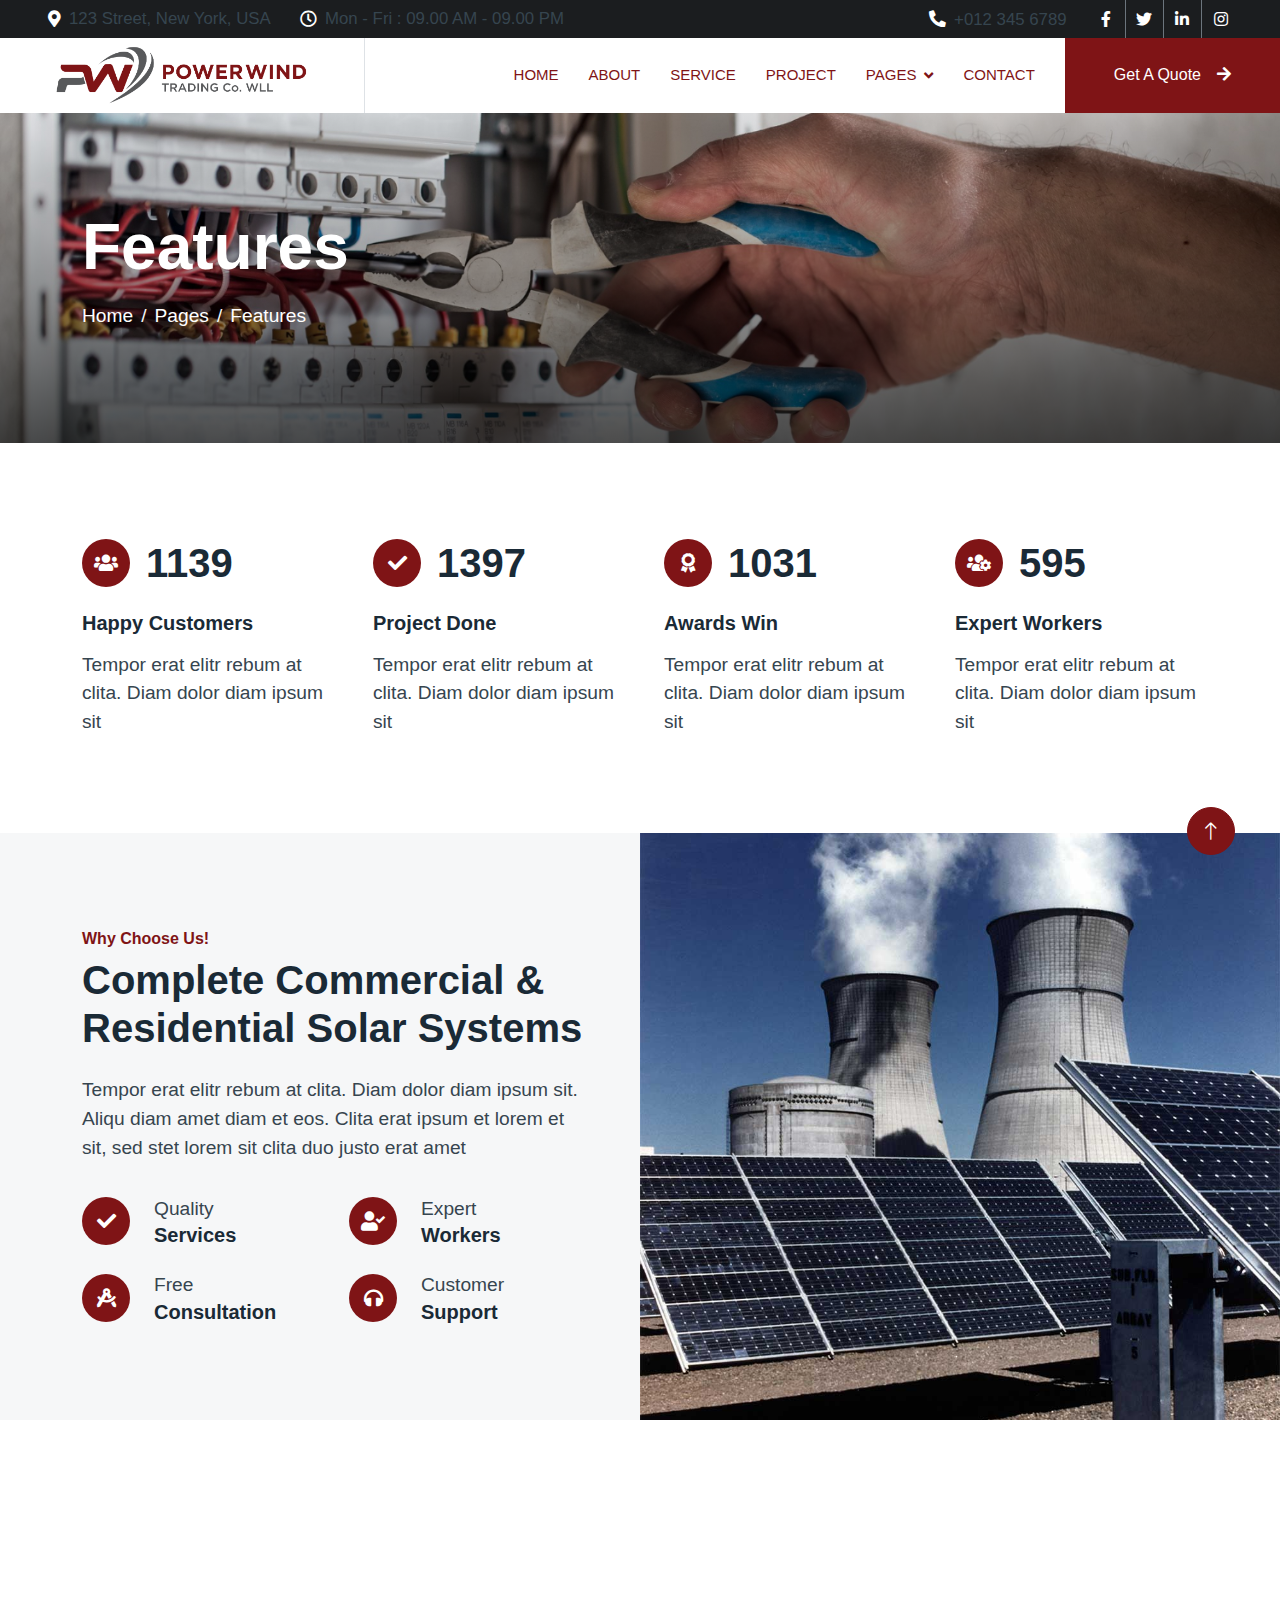
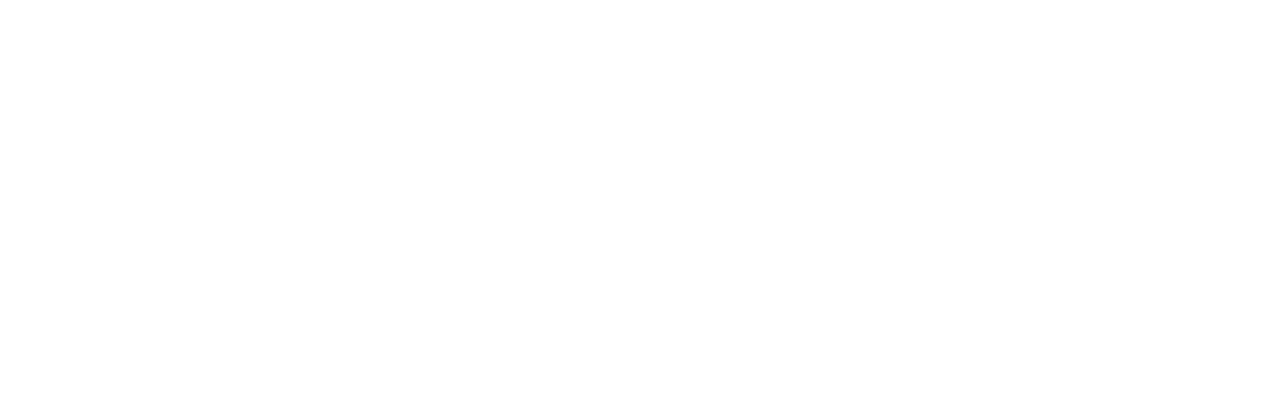
<file: feature.html>
<!DOCTYPE html>
<html lang="en">

<head>
    <meta charset="utf-8">
    <title>Solartec - Renewable Energy Website Template</title>
    <meta content="width=device-width, initial-scale=1.0" name="viewport">
    <meta content="" name="keywords">
    <meta content="" name="description">

    <!-- Favicon -->
    <link href="img/favicon.ico" rel="icon">

    <!-- Google Web Fonts -->
    <link rel="preconnect" href="https://fonts.googleapis.com">
    <link rel="preconnect" href="https://fonts.gstatic.com" crossorigin>
    <link href="https://fonts.googleapis.com/css2?family=Open+Sans:wght@400;500&family=Roboto:wght@500;700;900&display=swap" rel="stylesheet">

    <!-- Icon Font Stylesheet -->
    <link href="https://cdnjs.cloudflare.com/ajax/libs/font-awesome/5.10.0/css/all.min.css" rel="stylesheet">
    <link href="https://cdn.jsdelivr.net/npm/bootstrap-icons@1.4.1/font/bootstrap-icons.css" rel="stylesheet">

    <!-- Libraries Stylesheet -->
    <link href="lib/animate/animate.min.css" rel="stylesheet">
    <link href="lib/owlcarousel/assets/owl.carousel.min.css" rel="stylesheet">
    <link href="lib/lightbox/css/lightbox.min.css" rel="stylesheet">

    <!-- Customized Bootstrap Stylesheet -->
    <link href="css/bootstrap.min.css" rel="stylesheet">

    <!-- Template Stylesheet -->
    <link href="css/style.css" rel="stylesheet">
</head>

<body>
    <!-- Spinner Start -->
    <div id="spinner" class="show bg-white position-fixed translate-middle w-100 vh-100 top-50 start-50 d-flex align-items-center justify-content-center">
        <div class="spinner-border text-primary" style="width: 3rem; height: 3rem;" role="status">
            <span class="sr-only">Loading...</span>
        </div>
    </div>
    <!-- Spinner End -->


    <!-- Topbar Start -->
    <div class="container-fluid bg-dark p-0">
        <div class="row gx-0 d-none d-lg-flex">
            <div class="col-lg-7 px-5 text-start">
                <div class="h-100 d-inline-flex align-items-center me-4">
                    <small class="fa fa-map-marker-alt text-primary me-2"></small>
                    <small>123 Street, New York, USA</small>
                </div>
                <div class="h-100 d-inline-flex align-items-center">
                    <small class="far fa-clock text-primary me-2"></small>
                    <small>Mon - Fri : 09.00 AM - 09.00 PM</small>
                </div>
            </div>
            <div class="col-lg-5 px-5 text-end">
                <div class="h-100 d-inline-flex align-items-center me-4">
                    <small class="fa fa-phone-alt text-primary me-2"></small>
                    <small>+012 345 6789</small>
                </div>
                <div class="h-100 d-inline-flex align-items-center mx-n2">
                    <a class="btn btn-square btn-link rounded-0 border-0 border-end border-secondary" href=""><i class="fab fa-facebook-f"></i></a>
                    <a class="btn btn-square btn-link rounded-0 border-0 border-end border-secondary" href=""><i class="fab fa-twitter"></i></a>
                    <a class="btn btn-square btn-link rounded-0 border-0 border-end border-secondary" href=""><i class="fab fa-linkedin-in"></i></a>
                    <a class="btn btn-square btn-link rounded-0" href=""><i class="fab fa-instagram"></i></a>
                </div>
            </div>
        </div>
    </div>
    <!-- Topbar End -->


    <!-- Navbar Start -->
    <nav class="navbar navbar-expand-lg bg-white navbar-light sticky-top p-0">
        <a href="index.html" class="navbar-brand d-flex align-items-center border-end px-4 px-lg-5">
            <!-- <h2 class="m-0 text-primary">Solartec</h2> -->
            <img src="img/logo/logo.png" alt="" class="log-img-powerwind">
        </a>
        <button type="button" class="navbar-toggler me-4" data-bs-toggle="collapse" data-bs-target="#navbarCollapse">
            <span class="navbar-toggler-icon"></span>
        </button>
        <div class="collapse navbar-collapse" id="navbarCollapse">
            <div class="navbar-nav ms-auto p-4 p-lg-0">
                <a href="index.html" class="nav-item nav-link">Home</a>
                <a href="about.html" class="nav-item nav-link">About</a>
                <a href="service.html" class="nav-item nav-link">Service</a>
                <a href="project.html" class="nav-item nav-link">Project</a>
                <div class="nav-item dropdown">
                    <a href="#" class="nav-link dropdown-toggle active" data-bs-toggle="dropdown">Pages</a>
                    <div class="dropdown-menu bg-light m-0">
                        <a href="feature.html" class="dropdown-item active">Feature</a>
                        <a href="quote.html" class="dropdown-item">Free Quote</a>
                        <a href="team.html" class="dropdown-item">Our Team</a>
                        <a href="testimonial.html" class="dropdown-item">Testimonial</a>
                        <a href="404.html" class="dropdown-item">404 Page</a>
                    </div>
                </div>
                <a href="contact.html" class="nav-item nav-link">Contact</a>
            </div>
            <a href="" class="btn btn-primary rounded-0 py-4 px-lg-5 d-none d-lg-block">Get A Quote<i class="fa fa-arrow-right ms-3"></i></a>
        </div>
    </nav>
    <!-- Navbar End -->


    <!-- Page Header Start -->
    <div class="container-fluid page-header py-5 mb-5">
        <div class="container py-5">
            <h1 class="display-3 text-white mb-3 animated slideInDown">Features</h1>
            <nav aria-label="breadcrumb animated slideInDown">
                <ol class="breadcrumb">
                    <li class="breadcrumb-item"><a class="text-white" href="#">Home</a></li>
                    <li class="breadcrumb-item"><a class="text-white" href="#">Pages</a></li>
                    <li class="breadcrumb-item text-white active" aria-current="page">Features</li>
                </ol>
            </nav>
        </div>
    </div>
    <!-- Page Header End -->


    <!-- Feature Start -->
    <div class="container-xxl py-5">
        <div class="container">
            <div class="row g-5">
                <div class="col-md-6 col-lg-3 wow fadeIn" data-wow-delay="0.1s">
                    <div class="d-flex align-items-center mb-4">
                        <div class="btn-lg-square bg-primary rounded-circle me-3">
                            <i class="fa fa-users text-white"></i>
                        </div>
                        <h1 class="mb-0" data-toggle="counter-up">3453</h1>
                    </div>
                    <h5 class="mb-3">Happy Customers</h5>
                    <span>Tempor erat elitr rebum at clita. Diam dolor diam ipsum sit</span>
                </div>
                <div class="col-md-6 col-lg-3 wow fadeIn" data-wow-delay="0.3s">
                    <div class="d-flex align-items-center mb-4">
                        <div class="btn-lg-square bg-primary rounded-circle me-3">
                            <i class="fa fa-check text-white"></i>
                        </div>
                        <h1 class="mb-0" data-toggle="counter-up">4234</h1>
                    </div>
                    <h5 class="mb-3">Project Done</h5>
                    <span>Tempor erat elitr rebum at clita. Diam dolor diam ipsum sit</span>
                </div>
                <div class="col-md-6 col-lg-3 wow fadeIn" data-wow-delay="0.5s">
                    <div class="d-flex align-items-center mb-4">
                        <div class="btn-lg-square bg-primary rounded-circle me-3">
                            <i class="fa fa-award text-white"></i>
                        </div>
                        <h1 class="mb-0" data-toggle="counter-up">3123</h1>
                    </div>
                    <h5 class="mb-3">Awards Win</h5>
                    <span>Tempor erat elitr rebum at clita. Diam dolor diam ipsum sit</span>
                </div>
                <div class="col-md-6 col-lg-3 wow fadeIn" data-wow-delay="0.7s">
                    <div class="d-flex align-items-center mb-4">
                        <div class="btn-lg-square bg-primary rounded-circle me-3">
                            <i class="fa fa-users-cog text-white"></i>
                        </div>
                        <h1 class="mb-0" data-toggle="counter-up">1831</h1>
                    </div>
                    <h5 class="mb-3">Expert Workers</h5>
                    <span>Tempor erat elitr rebum at clita. Diam dolor diam ipsum sit</span>
                </div>
            </div>
        </div>
    </div>
    <!-- Feature Start -->


    <!-- Feature Start -->
    <div class="container-fluid bg-light overflow-hidden my-5 px-lg-0">
        <div class="container feature px-lg-0">
            <div class="row g-0 mx-lg-0">
                <div class="col-lg-6 feature-text py-5 wow fadeIn" data-wow-delay="0.1s">
                    <div class="p-lg-5 ps-lg-0">
                        <h6 class="text-primary">Why Choose Us!</h6>
                        <h1 class="mb-4">Complete Commercial & Residential Solar Systems</h1>
                        <p class="mb-4 pb-2">Tempor erat elitr rebum at clita. Diam dolor diam ipsum sit. Aliqu diam amet diam et eos. Clita erat ipsum et lorem et sit, sed stet lorem sit clita duo justo erat amet</p>
                        <div class="row g-4">
                            <div class="col-6">
                                <div class="d-flex align-items-center">
                                    <div class="btn-lg-square bg-primary rounded-circle">
                                        <i class="fa fa-check text-white"></i>
                                    </div>
                                    <div class="ms-4">
                                        <p class="mb-0">Quality</p>
                                        <h5 class="mb-0">Services</h5>
                                    </div>
                                </div>
                            </div>
                            <div class="col-6">
                                <div class="d-flex align-items-center">
                                    <div class="btn-lg-square bg-primary rounded-circle">
                                        <i class="fa fa-user-check text-white"></i>
                                    </div>
                                    <div class="ms-4">
                                        <p class="mb-0">Expert</p>
                                        <h5 class="mb-0">Workers</h5>
                                    </div>
                                </div>
                            </div>
                            <div class="col-6">
                                <div class="d-flex align-items-center">
                                    <div class="btn-lg-square bg-primary rounded-circle">
                                        <i class="fa fa-drafting-compass text-white"></i>
                                    </div>
                                    <div class="ms-4">
                                        <p class="mb-0">Free</p>
                                        <h5 class="mb-0">Consultation</h5>
                                    </div>
                                </div>
                            </div>
                            <div class="col-6">
                                <div class="d-flex align-items-center">
                                    <div class="btn-lg-square bg-primary rounded-circle">
                                        <i class="fa fa-headphones text-white"></i>
                                    </div>
                                    <div class="ms-4">
                                        <p class="mb-0">Customer</p>
                                        <h5 class="mb-0">Support</h5>
                                    </div>
                                </div>
                            </div>
                        </div>
                    </div>
                </div>
                <div class="col-lg-6 pe-lg-0 wow fadeIn" data-wow-delay="0.5s" style="min-height: 400px;">
                    <div class="position-relative h-100">
                        <img class="position-absolute img-fluid w-100 h-100" src="img/feature.jpg" style="object-fit: cover;" alt="">
                    </div>
                </div>
            </div>
        </div>
    </div>
    <!-- Feature End -->


    <!-- Footer Start -->
    <div class="container-fluid bg-dark text-body footer pt-5 wow fadeIn" data-wow-delay="0.1s" style="margin-top: 6rem;">
        <div class="container py-5">
            <div class="row g-5">
                <div class="col-lg-3 col-md-6">
                    <h5 class="text-white mb-4">Address</h5>
                    <p class="mb-2"><i class="fa fa-map-marker-alt me-3"></i>123 Street, New York, USA</p>
                    <p class="mb-2"><i class="fa fa-phone-alt me-3"></i>+012 345 67890</p>
                    <p class="mb-2"><i class="fa fa-envelope me-3"></i>info@example.com</p>
                    <div class="d-flex pt-2">
                        <a class="btn btn-square btn-outline-light btn-social" href=""><i class="fab fa-twitter"></i></a>
                        <a class="btn btn-square btn-outline-light btn-social" href=""><i class="fab fa-facebook-f"></i></a>
                        <a class="btn btn-square btn-outline-light btn-social" href=""><i class="fab fa-youtube"></i></a>
                        <a class="btn btn-square btn-outline-light btn-social" href=""><i class="fab fa-linkedin-in"></i></a>
                    </div>
                </div>
                <div class="col-lg-3 col-md-6">
                    <h5 class="text-white mb-4">Quick Links</h5>
                    <a class="btn btn-link" href="">About Us</a>
                    <a class="btn btn-link" href="">Contact Us</a>
                    <a class="btn btn-link" href="">Our Services</a>
                    <a class="btn btn-link" href="">Terms & Condition</a>
                    <a class="btn btn-link" href="">Support</a>
                </div>
                <div class="col-lg-3 col-md-6">
                    <h5 class="text-white mb-4">Project Gallery</h5>
                    <div class="row g-2">
                        <div class="col-4">
                            <img class="img-fluid rounded" src="img/gallery-1.jpg" alt="">
                        </div>
                        <div class="col-4">
                            <img class="img-fluid rounded" src="img/gallery-2.jpg" alt="">
                        </div>
                        <div class="col-4">
                            <img class="img-fluid rounded" src="img/gallery-3.jpg" alt="">
                        </div>
                        <div class="col-4">
                            <img class="img-fluid rounded" src="img/gallery-4.jpg" alt="">
                        </div>
                        <div class="col-4">
                            <img class="img-fluid rounded" src="img/gallery-5.jpg" alt="">
                        </div>
                        <div class="col-4">
                            <img class="img-fluid rounded" src="img/gallery-6.jpg" alt="">
                        </div>
                    </div>
                </div>
                <div class="col-lg-3 col-md-6">
                    <h5 class="text-white mb-4">Newsletter</h5>
                    <p>Dolor amet sit justo amet elitr clita ipsum elitr est.</p>
                    <div class="position-relative mx-auto" style="max-width: 400px;">
                        <input class="form-control border-0 w-100 py-3 ps-4 pe-5" type="text" placeholder="Your email">
                        <button type="button" class="btn btn-primary py-2 position-absolute top-0 end-0 mt-2 me-2">SignUp</button>
                    </div>
                </div>
            </div>
        </div>
        <div class="container">
            <div class="copyright">
                <div class="row">
                    <div class="col-md-6 text-center text-md-start mb-3 mb-md-0">
                        &copy; <a href="#">Your Site Name</a>, All Right Reserved.
                    </div>
                    <div class="col-md-6 text-center text-md-end">
                        <!--/*** This template is free as long as you keep the footer author’s credit link/attribution link/backlink. If you'd like to use the template without the footer author’s credit link/attribution link/backlink, you can purchase the Credit Removal License from "https://htmlcodex.com/credit-removal". Thank you for your support. ***/-->
                        Designed By <a href="https://htmlcodex.com">HTML Codex</a>
                        <br>Distributed By: <a href="https://themewagon.com" target="_blank">ThemeWagon</a>
                    </div>
                </div>
            </div>
        </div>
    </div>
    <!-- Footer End -->


    <!-- Back to Top -->
    <a href="#" class="btn btn-lg btn-primary btn-lg-square rounded-circle back-to-top"><i class="bi bi-arrow-up"></i></a>


    <!-- JavaScript Libraries -->
    <script src="https://code.jquery.com/jquery-3.4.1.min.js"></script>
    <script src="https://cdn.jsdelivr.net/npm/bootstrap@5.0.0/dist/js/bootstrap.bundle.min.js"></script>
    <script src="lib/wow/wow.min.js"></script>
    <script src="lib/easing/easing.min.js"></script>
    <script src="lib/waypoints/waypoints.min.js"></script>
    <script src="lib/counterup/counterup.min.js"></script>
    <script src="lib/owlcarousel/owl.carousel.min.js"></script>
    <script src="lib/isotope/isotope.pkgd.min.js"></script>
    <script src="lib/lightbox/js/lightbox.min.js"></script>

    <!-- Template Javascript -->
    <script src="js/main.js"></script>
</body>

</html>
</file>
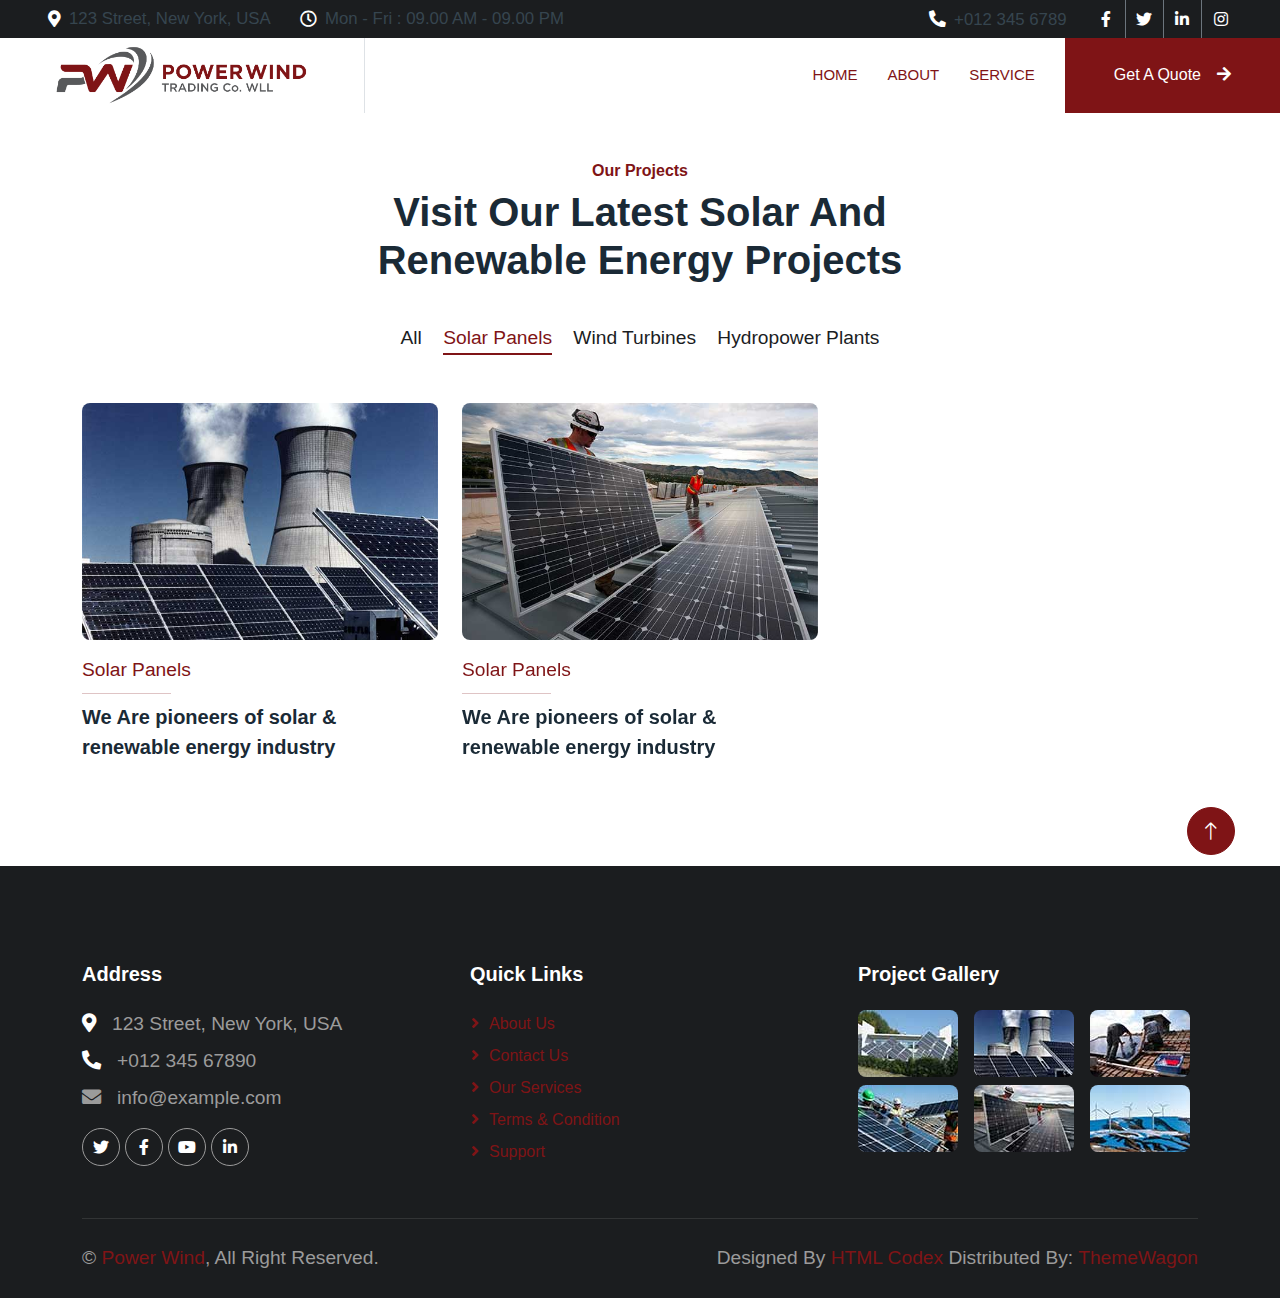
<file: project.html>
<!DOCTYPE html>
<html lang="en">

<head>
    <meta charset="utf-8">
    <title>Solartec - Renewable Energy Website Template</title>
    <meta content="width=device-width, initial-scale=1.0" name="viewport">
    <meta content="" name="keywords">
    <meta content="" name="description">

    <!-- Favicon -->
    <link href="img/favicon.ico" rel="icon">

    <!-- Google Web Fonts -->
    <link rel="preconnect" href="https://fonts.googleapis.com">
    <link rel="preconnect" href="https://fonts.gstatic.com" crossorigin>
    <link href="https://fonts.googleapis.com/css2?family=Open+Sans:wght@400;500&family=Roboto:wght@500;700;900&display=swap" rel="stylesheet">
    <link href="http://fonts.cdnfonts.com/css/gotham" rel="stylesheet">

    <!-- Icon Font Stylesheet -->
    <link href="https://cdnjs.cloudflare.com/ajax/libs/font-awesome/5.10.0/css/all.min.css" rel="stylesheet">
    <link href="https://cdn.jsdelivr.net/npm/bootstrap-icons@1.4.1/font/bootstrap-icons.css" rel="stylesheet">

    <!-- Libraries Stylesheet -->
    <link href="lib/animate/animate.min.css" rel="stylesheet">
    <link href="lib/owlcarousel/assets/owl.carousel.min.css" rel="stylesheet">
    <link href="lib/lightbox/css/lightbox.min.css" rel="stylesheet">

    <!-- Customized Bootstrap Stylesheet -->
    <link href="css/bootstrap.min.css" rel="stylesheet">

    <!-- Template Stylesheet -->
    <link href="css/style.css" rel="stylesheet">
</head>

<body>
    <!-- Spinner Start -->
    <div id="spinner" class="show bg-white position-fixed translate-middle w-100 vh-100 top-50 start-50 d-flex align-items-center justify-content-center">
        <div class="spinner-border text-primary" style="width: 3rem; height: 3rem;" role="status">
            <span class="sr-only">Loading...</span>
        </div>
    </div>
    <!-- Spinner End -->


    <!-- Topbar Start -->
    <div class="container-fluid bg-dark p-0">
        <div class="row gx-0 d-none d-lg-flex">
            <div class="col-lg-7 px-5 text-start">
                <div class="h-100 d-inline-flex align-items-center me-4">
                    <small class="fa fa-map-marker-alt text-primary me-2"></small>
                    <small>123 Street, New York, USA</small>
                </div>
                <div class="h-100 d-inline-flex align-items-center">
                    <small class="far fa-clock text-primary me-2"></small>
                    <small>Mon - Fri : 09.00 AM - 09.00 PM</small>
                </div>
            </div>
            <div class="col-lg-5 px-5 text-end">
                <div class="h-100 d-inline-flex align-items-center me-4">
                    <small class="fa fa-phone-alt text-primary me-2"></small>
                    <small>+012 345 6789</small>
                </div>
                <div class="h-100 d-inline-flex align-items-center mx-n2">
                    <a class="btn btn-square btn-link rounded-0 border-0 border-end border-secondary" href=""><i class="fab fa-facebook-f"></i></a>
                    <a class="btn btn-square btn-link rounded-0 border-0 border-end border-secondary" href=""><i class="fab fa-twitter"></i></a>
                    <a class="btn btn-square btn-link rounded-0 border-0 border-end border-secondary" href=""><i class="fab fa-linkedin-in"></i></a>
                    <a class="btn btn-square btn-link rounded-0" href=""><i class="fab fa-instagram"></i></a>
                </div>
            </div>
        </div>
    </div>
    <!-- Topbar End -->


    <!-- Navbar Start -->
    <nav class="navbar navbar-expand-lg bg-white navbar-light sticky-top p-0">
        <a href="index.html" class="navbar-brand d-flex align-items-center border-end px-4 px-lg-5">
            <!-- <h2 class="m-0 text-primary">Solartec</h2> -->
            <img src="img/logo/logo.png" alt="" class="log-img-powerwind">
        </a>
        <button type="button" class="navbar-toggler me-4" data-bs-toggle="collapse" data-bs-target="#navbarCollapse">
            <span class="navbar-toggler-icon"></span>
        </button>
        <div class="collapse navbar-collapse" id="navbarCollapse">
            <div class="navbar-nav ms-auto p-4 p-lg-0">
                <a href="index.html" class="nav-item nav-link">Home</a>
                <a href="index.html#about" class="nav-item nav-link">About</a>
                <a href="index.html#services" class="nav-item nav-link">Service</a>
                <!-- <div class="nav-item dropdown">
                    <a href="#" class="nav-link dropdown-toggle" data-bs-toggle="dropdown">Pages</a>
                    <div class="dropdown-menu bg-light m-0">
                        <a href="feature.html" class="dropdown-item">Feature</a>
                        <a href="quote.html" class="dropdown-item">Free Quote</a>
                        <a href="team.html" class="dropdown-item">Our Team</a>
                        <a href="testimonial.html" class="dropdown-item">Testimonial</a>
                        <a href="404.html" class="dropdown-item">404 Page</a>
                    </div>
                </div> -->
            </div>
            <a href="index.html#contact-us" class="btn btn-primary rounded-0 py-4 px-lg-5 d-none d-lg-block">Get A Quote<i class="fa fa-arrow-right ms-3"></i></a>
        </div>
    </nav>
    <!-- Navbar End -->


    <!-- Page Header Start -->
    <!-- <div class="container-fluid page-header py-5 mb-5">
        <div class="container py-5">
            <h1 class="display-3 text-white mb-3 animated slideInDown">Projects</h1>
            <nav aria-label="breadcrumb animated slideInDown">
                <ol class="breadcrumb">
                    <li class="breadcrumb-item"><a class="text-white" href="#">Home</a></li>
                    <li class="breadcrumb-item"><a class="text-white" href="#">Pages</a></li>
                    <li class="breadcrumb-item text-white active" aria-current="page">Projects</li>
                </ol>
            </nav>
        </div>
    </div> -->
    <!-- Page Header End -->


    <!-- Projects Start -->
    <div class="container-xxl py-5">
        <div class="container">
            <div class="text-center mx-auto mb-5 wow fadeInUp" data-wow-delay="0.1s" style="max-width: 600px;">
                <h6 class="text-primary">Our Projects</h6>
                <h1 class="mb-4">Visit Our Latest Solar And Renewable Energy Projects</h1>
            </div>
            <div class="row mt-n2 wow fadeInUp" data-wow-delay="0.3s">
                <div class="col-12 text-center">
                    <ul class="list-inline mb-5" id="portfolio-flters">
                        <li class="mx-2" data-filter="*">All</li>
                        <li class="mx-2 active" id="filter-active2" data-filter=".first">Solar Panels</li>
                        <li class="mx-2" data-filter=".second">Wind Turbines</li>
                        <li class="mx-2" data-filter=".third">Hydropower Plants</li>
                    </ul>
                </div>
            </div>
            <div class="row g-4 portfolio-container wow fadeInUp" data-wow-delay="0.5s">
                <div class="col-lg-4 col-md-6 portfolio-item first">
                    <div class="portfolio-img rounded overflow-hidden">
                        <img class="img-fluid" src="img/img-600x400-6.jpg" alt="">
                        <div class="portfolio-btn">
                            <a class="btn btn-lg-square btn-outline-light rounded-circle mx-1" href="img/img-600x400-6.jpg" data-lightbox="portfolio"><i class="fa fa-eye"></i></a>
                            <a class="btn btn-lg-square btn-outline-light rounded-circle mx-1" href=""><i class="fa fa-link"></i></a>
                        </div>
                    </div>
                    <div class="pt-3">
                        <p class="text-primary mb-0">Solar Panels</p>
                        <hr class="text-primary w-25 my-2">
                        <h5 class="lh-base">We Are pioneers of solar & renewable energy industry</h5>
                    </div>
                </div>
                <div class="col-lg-4 col-md-6 portfolio-item second">
                    <div class="portfolio-img rounded overflow-hidden">
                        <img class="img-fluid" src="img/img-600x400-5.jpg" alt="">
                        <div class="portfolio-btn">
                            <a class="btn btn-lg-square btn-outline-light rounded-circle mx-1" href="img/img-600x400-5.jpg" data-lightbox="portfolio"><i class="fa fa-eye"></i></a>
                            <a class="btn btn-lg-square btn-outline-light rounded-circle mx-1" href=""><i class="fa fa-link"></i></a>
                        </div>
                    </div>
                    <div class="pt-3">
                        <p class="text-primary mb-0">Wind Turbines</p>
                        <hr class="text-primary w-25 my-2">
                        <h5 class="lh-base">We Are pioneers of solar & renewable energy industry</h5>
                    </div>
                </div>
                <div class="col-lg-4 col-md-6 portfolio-item third">
                    <div class="portfolio-img rounded overflow-hidden">
                        <img class="img-fluid" src="img/img-600x400-4.jpg" alt="">
                        <div class="portfolio-btn">
                            <a class="btn btn-lg-square btn-outline-light rounded-circle mx-1" href="img/img-600x400-4.jpg" data-lightbox="portfolio"><i class="fa fa-eye"></i></a>
                            <a class="btn btn-lg-square btn-outline-light rounded-circle mx-1" href=""><i class="fa fa-link"></i></a>
                        </div>
                    </div>
                    <div class="pt-3">
                        <p class="text-primary mb-0">Hydropower Plants</p>
                        <hr class="text-primary w-25 my-2">
                        <h5 class="lh-base">We Are pioneers of solar & renewable energy industry</h5>
                    </div>
                </div>
                <div class="col-lg-4 col-md-6 portfolio-item first">
                    <div class="portfolio-img rounded overflow-hidden">
                        <img class="img-fluid" src="img/img-600x400-3.jpg" alt="">
                        <div class="portfolio-btn">
                            <a class="btn btn-lg-square btn-outline-light rounded-circle mx-1" href="img/img-600x400-3.jpg" data-lightbox="portfolio"><i class="fa fa-eye"></i></a>
                            <a class="btn btn-lg-square btn-outline-light rounded-circle mx-1" href=""><i class="fa fa-link"></i></a>
                        </div>
                    </div>
                    <div class="pt-3">
                        <p class="text-primary mb-0">Solar Panels</p>
                        <hr class="text-primary w-25 my-2">
                        <h5 class="lh-base">We Are pioneers of solar & renewable energy industry</h5>
                    </div>
                </div>
                <div class="col-lg-4 col-md-6 portfolio-item second">
                    <div class="portfolio-img rounded overflow-hidden">
                        <img class="img-fluid" src="img/img-600x400-2.jpg" alt="">
                        <div class="portfolio-btn">
                            <a class="btn btn-lg-square btn-outline-light rounded-circle mx-1" href="img/img-600x400-2.jpg" data-lightbox="portfolio"><i class="fa fa-eye"></i></a>
                            <a class="btn btn-lg-square btn-outline-light rounded-circle mx-1" href=""><i class="fa fa-link"></i></a>
                        </div>
                    </div>
                    <div class="pt-3">
                        <p class="text-primary mb-0">Wind Turbines</p>
                        <hr class="text-primary w-25 my-2">
                        <h5 class="lh-base">We Are pioneers of solar & renewable energy industry</h5>
                    </div>
                </div>
                <div class="col-lg-4 col-md-6 portfolio-item third">
                    <div class="portfolio-img rounded overflow-hidden">
                        <img class="img-fluid" src="img/img-600x400-1.jpg" alt="">
                        <div class="portfolio-btn">
                            <a class="btn btn-lg-square btn-outline-light rounded-circle mx-1" href="img/img-600x400-1.jpg" data-lightbox="portfolio"><i class="fa fa-eye"></i></a>
                            <a class="btn btn-lg-square btn-outline-light rounded-circle mx-1" href=""><i class="fa fa-link"></i></a>
                        </div>
                    </div>
                    <div class="pt-3">
                        <p class="text-primary mb-0">Hydropower Plants</p>
                        <hr class="text-primary w-25 my-2">
                        <h5 class="lh-base">We Are pioneers of solar & renewable energy industry</h5>
                    </div>
                </div>
            </div>
        </div>
    </div>
    <!-- Projects End -->




    <!-- Footer Start -->
    <div class="container-fluid bg-dark text-body footer mt-5 pt-5 wow fadeIn" data-wow-delay="0.1s">
        <div class="container py-5">
            <div class="row g-5">
                <div class="col-lg-4 col-md-6">
                    <h5 class="text-white mb-4">Address</h5>
                    <p class="mb-2"><i class="fa fa-map-marker-alt me-3"></i>123 Street, New York, USA</p>
                    <p class="mb-2"><i class="fa fa-phone-alt me-3"></i>+012 345 67890</p>
                    <p class="mb-2"><i class="fa fa-envelope me-3"></i>info@example.com</p>
                    <div class="d-flex pt-2">
                        <a class="btn btn-square btn-outline-light btn-social" href=""><i class="fab fa-twitter"></i></a>
                        <a class="btn btn-square btn-outline-light btn-social" href=""><i class="fab fa-facebook-f"></i></a>
                        <a class="btn btn-square btn-outline-light btn-social" href=""><i class="fab fa-youtube"></i></a>
                        <a class="btn btn-square btn-outline-light btn-social" href=""><i class="fab fa-linkedin-in"></i></a>
                    </div>
                </div>
                <div class="col-lg-4 col-md-6">
                    <h5 class="text-white mb-4">Quick Links</h5>
                    <a class="btn btn-link" href="">About Us</a>
                    <a class="btn btn-link" href="">Contact Us</a>
                    <a class="btn btn-link" href="">Our Services</a>
                    <a class="btn btn-link" href="">Terms & Condition</a>
                    <a class="btn btn-link" href="">Support</a>
                </div>
                <div class="col-lg-4 col-md-6">
                    <h5 class="text-white mb-4">Project Gallery</h5>
                    <div class="row g-2">
                        <div class="col-4">
                            <img class="img-fluid rounded" src="img/gallery-1.jpg" alt="">
                        </div>
                        <div class="col-4">
                            <img class="img-fluid rounded" src="img/gallery-2.jpg" alt="">
                        </div>
                        <div class="col-4">
                            <img class="img-fluid rounded" src="img/gallery-3.jpg" alt="">
                        </div>
                        <div class="col-4">
                            <img class="img-fluid rounded" src="img/gallery-4.jpg" alt="">
                        </div>
                        <div class="col-4">
                            <img class="img-fluid rounded" src="img/gallery-5.jpg" alt="">
                        </div>
                        <div class="col-4">
                            <img class="img-fluid rounded" src="img/gallery-6.jpg" alt="">
                        </div>
                    </div>
                </div>
            </div>
        </div>
        <div class="container">
            <div class="copyright">
                <div class="row">
                    <div class="col-md-6 text-center text-md-start mb-3 mb-md-0">
                        &copy; <a href="#">Power Wind</a>, All Right Reserved.
                    </div>
                    <div class="col-md-6 text-center text-md-end">
                        <!--/*** This template is free as long as you keep the footer author’s credit link/attribution link/backlink. If you'd like to use the template without the footer author’s credit link/attribution link/backlink, you can purchase the Credit Removal License from "https://htmlcodex.com/credit-removal". Thank you for your support. ***/-->
                        Designed By <a href="https://htmlcodex.com">HTML Codex</a> Distributed By: <a href="https://themewagon.com" target="_blank">ThemeWagon</a>
                    </div>
                </div>
            </div>
        </div>
    </div>
    <!-- Footer End -->


    <!-- Back to Top -->
    <a href="#" class="btn btn-lg btn-primary btn-lg-square rounded-circle back-to-top"><i class="bi bi-arrow-up"></i></a>


    <!-- JavaScript Libraries -->
    <script src="https://code.jquery.com/jquery-3.4.1.min.js"></script>
    <script src="https://cdn.jsdelivr.net/npm/bootstrap@5.0.0/dist/js/bootstrap.bundle.min.js"></script>
    <script src="lib/wow/wow.min.js"></script>
    <script src="lib/easing/easing.min.js"></script>
    <script src="lib/waypoints/waypoints.min.js"></script>
    <script src="lib/counterup/counterup.min.js"></script>
    <script src="lib/owlcarousel/owl.carousel.min.js"></script>
    <script src="lib/isotope/isotope.pkgd.min.js"></script>
    <script src="lib/lightbox/js/lightbox.min.js"></script>

    <!-- Template Javascript -->
    <script src="js/main.js"></script>
</body>

</html>
</file>
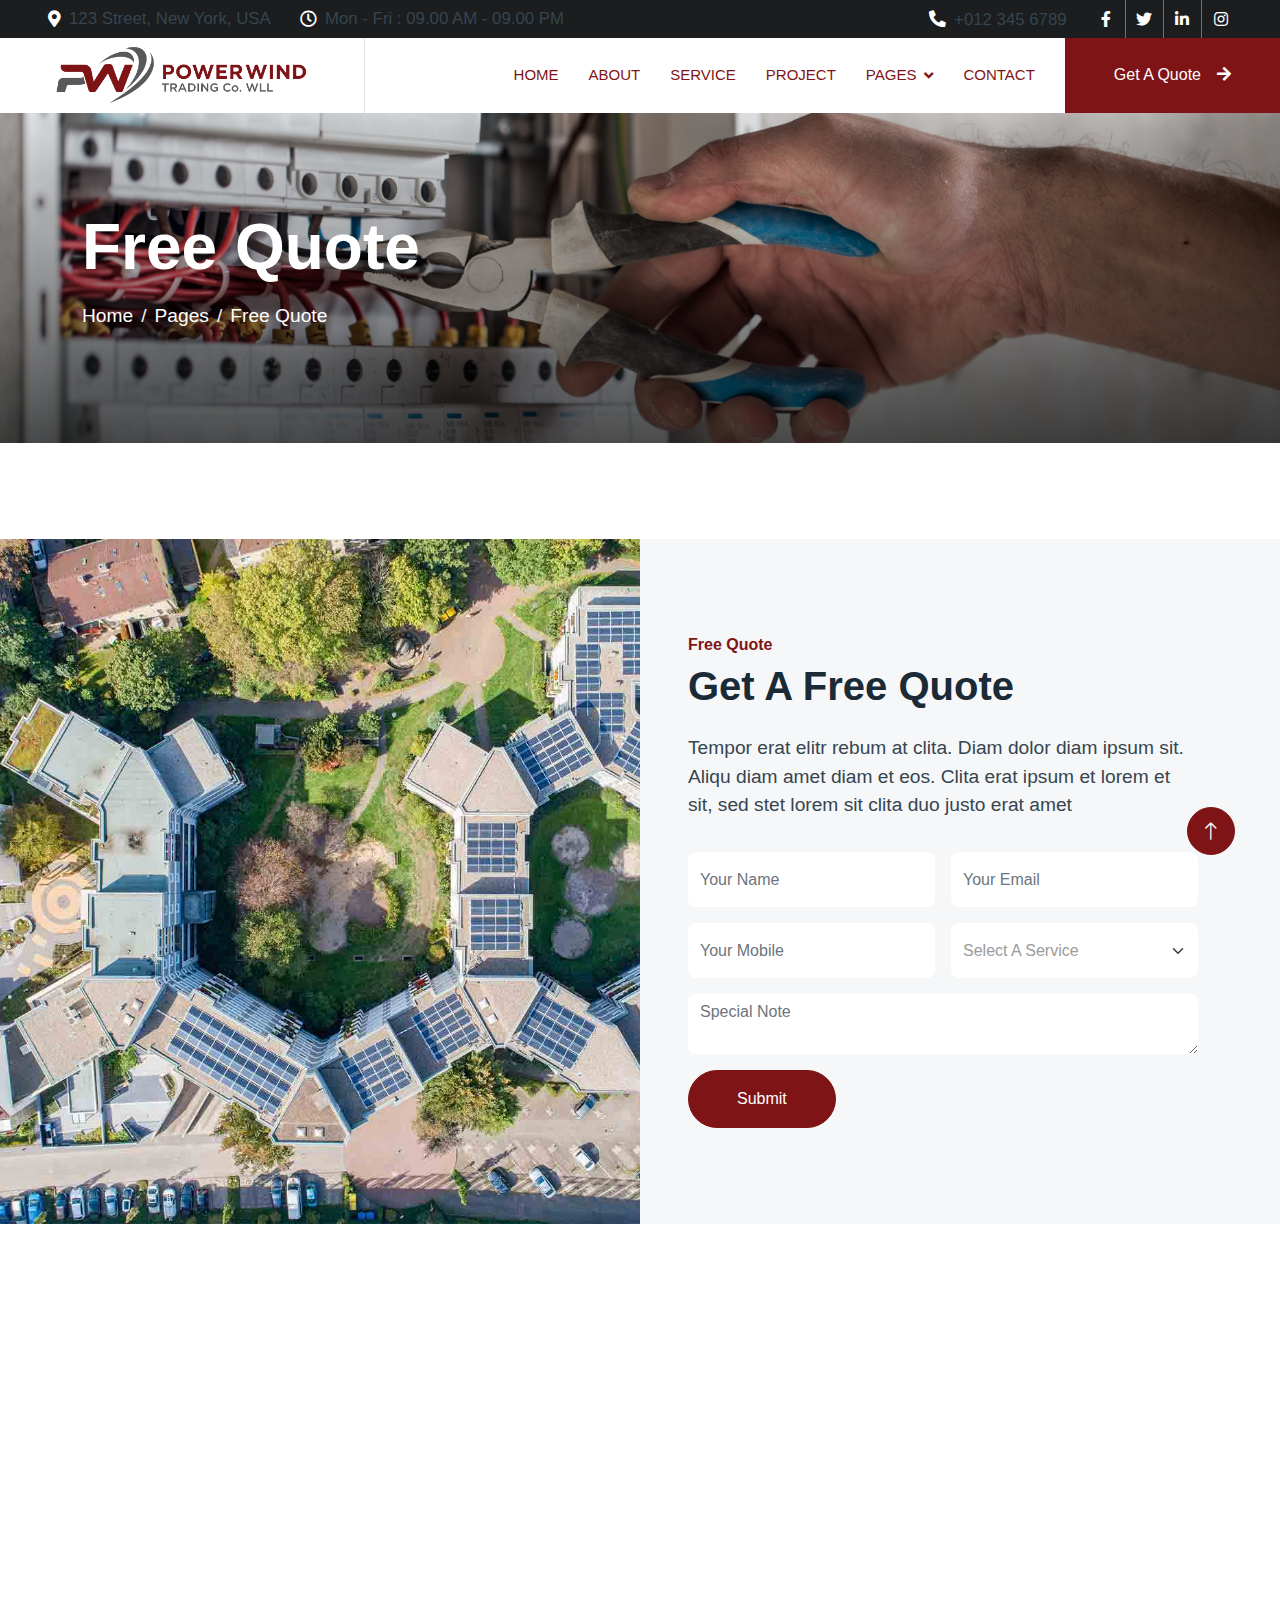
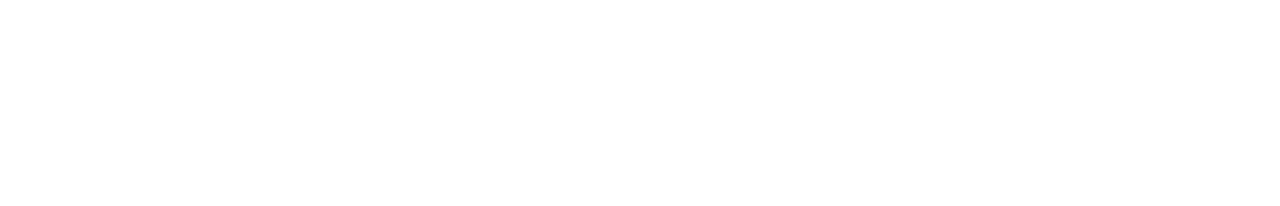
<file: quote.html>
<!DOCTYPE html>
<html lang="en">

<head>
    <meta charset="utf-8">
    <title>Solartec - Renewable Energy Website Template</title>
    <meta content="width=device-width, initial-scale=1.0" name="viewport">
    <meta content="" name="keywords">
    <meta content="" name="description">

    <!-- Favicon -->
    <link href="img/favicon.ico" rel="icon">

    <!-- Google Web Fonts -->
    <link rel="preconnect" href="https://fonts.googleapis.com">
    <link rel="preconnect" href="https://fonts.gstatic.com" crossorigin>
    <link href="https://fonts.googleapis.com/css2?family=Open+Sans:wght@400;500&family=Roboto:wght@500;700;900&display=swap" rel="stylesheet">

    <!-- Icon Font Stylesheet -->
    <link href="https://cdnjs.cloudflare.com/ajax/libs/font-awesome/5.10.0/css/all.min.css" rel="stylesheet">
    <link href="https://cdn.jsdelivr.net/npm/bootstrap-icons@1.4.1/font/bootstrap-icons.css" rel="stylesheet">

    <!-- Libraries Stylesheet -->
    <link href="lib/animate/animate.min.css" rel="stylesheet">
    <link href="lib/owlcarousel/assets/owl.carousel.min.css" rel="stylesheet">
    <link href="lib/lightbox/css/lightbox.min.css" rel="stylesheet">

    <!-- Customized Bootstrap Stylesheet -->
    <link href="css/bootstrap.min.css" rel="stylesheet">

    <!-- Template Stylesheet -->
    <link href="css/style.css" rel="stylesheet">
</head>

<body>
    <!-- Spinner Start -->
    <div id="spinner" class="show bg-white position-fixed translate-middle w-100 vh-100 top-50 start-50 d-flex align-items-center justify-content-center">
        <div class="spinner-border text-primary" style="width: 3rem; height: 3rem;" role="status">
            <span class="sr-only">Loading...</span>
        </div>
    </div>
    <!-- Spinner End -->


    <!-- Topbar Start -->
    <div class="container-fluid bg-dark p-0">
        <div class="row gx-0 d-none d-lg-flex">
            <div class="col-lg-7 px-5 text-start">
                <div class="h-100 d-inline-flex align-items-center me-4">
                    <small class="fa fa-map-marker-alt text-primary me-2"></small>
                    <small>123 Street, New York, USA</small>
                </div>
                <div class="h-100 d-inline-flex align-items-center">
                    <small class="far fa-clock text-primary me-2"></small>
                    <small>Mon - Fri : 09.00 AM - 09.00 PM</small>
                </div>
            </div>
            <div class="col-lg-5 px-5 text-end">
                <div class="h-100 d-inline-flex align-items-center me-4">
                    <small class="fa fa-phone-alt text-primary me-2"></small>
                    <small>+012 345 6789</small>
                </div>
                <div class="h-100 d-inline-flex align-items-center mx-n2">
                    <a class="btn btn-square btn-link rounded-0 border-0 border-end border-secondary" href=""><i class="fab fa-facebook-f"></i></a>
                    <a class="btn btn-square btn-link rounded-0 border-0 border-end border-secondary" href=""><i class="fab fa-twitter"></i></a>
                    <a class="btn btn-square btn-link rounded-0 border-0 border-end border-secondary" href=""><i class="fab fa-linkedin-in"></i></a>
                    <a class="btn btn-square btn-link rounded-0" href=""><i class="fab fa-instagram"></i></a>
                </div>
            </div>
        </div>
    </div>
    <!-- Topbar End -->


    <!-- Navbar Start -->
    <nav class="navbar navbar-expand-lg bg-white navbar-light sticky-top p-0">
        <a href="index.html" class="navbar-brand d-flex align-items-center border-end px-4 px-lg-5">
            <!-- <h2 class="m-0 text-primary">Solartec</h2> -->
            <img src="img/logo/logo.png" alt="" class="log-img-powerwind">
        </a>
        <button type="button" class="navbar-toggler me-4" data-bs-toggle="collapse" data-bs-target="#navbarCollapse">
            <span class="navbar-toggler-icon"></span>
        </button>
        <div class="collapse navbar-collapse" id="navbarCollapse">
            <div class="navbar-nav ms-auto p-4 p-lg-0">
                <a href="index.html" class="nav-item nav-link">Home</a>
                <a href="about.html" class="nav-item nav-link">About</a>
                <a href="service.html" class="nav-item nav-link">Service</a>
                <a href="project.html" class="nav-item nav-link">Project</a>
                <div class="nav-item dropdown">
                    <a href="#" class="nav-link dropdown-toggle active" data-bs-toggle="dropdown">Pages</a>
                    <div class="dropdown-menu bg-light m-0">
                        <a href="feature.html" class="dropdown-item">Feature</a>
                        <a href="quote.html" class="dropdown-item active">Free Quote</a>
                        <a href="team.html" class="dropdown-item">Our Team</a>
                        <a href="testimonial.html" class="dropdown-item">Testimonial</a>
                        <a href="404.html" class="dropdown-item">404 Page</a>
                    </div>
                </div>
                <a href="contact.html" class="nav-item nav-link">Contact</a>
            </div>
            <a href="" class="btn btn-primary rounded-0 py-4 px-lg-5 d-none d-lg-block">Get A Quote<i class="fa fa-arrow-right ms-3"></i></a>
        </div>
    </nav>
    <!-- Navbar End -->


    <!-- Page Header Start -->
    <div class="container-fluid page-header py-5 mb-5">
        <div class="container py-5">
            <h1 class="display-3 text-white mb-3 animated slideInDown">Free Quote</h1>
            <nav aria-label="breadcrumb animated slideInDown">
                <ol class="breadcrumb">
                    <li class="breadcrumb-item"><a class="text-white" href="#">Home</a></li>
                    <li class="breadcrumb-item"><a class="text-white" href="#">Pages</a></li>
                    <li class="breadcrumb-item text-white active" aria-current="page">Free Quote</li>
                </ol>
            </nav>
        </div>
    </div>
    <!-- Page Header End -->


    <!-- Quote Start -->
    <div class="container-fluid bg-light overflow-hidden px-lg-0" style="margin: 6rem 0;">
        <div class="container quote px-lg-0">
            <div class="row g-0 mx-lg-0">
                <div class="col-lg-6 ps-lg-0 wow fadeIn" data-wow-delay="0.1s" style="min-height: 400px;">
                    <div class="position-relative h-100">
                        <img class="position-absolute img-fluid w-100 h-100" src="img/quote.jpg" style="object-fit: cover;" alt="">
                    </div>
                </div>
                <div class="col-lg-6 quote-text py-5 wow fadeIn" data-wow-delay="0.5s">
                    <div class="p-lg-5 pe-lg-0">
                        <h6 class="text-primary">Free Quote</h6>
                        <h1 class="mb-4">Get A Free Quote</h1>
                        <p class="mb-4 pb-2">Tempor erat elitr rebum at clita. Diam dolor diam ipsum sit. Aliqu diam amet diam et eos. Clita erat ipsum et lorem et sit, sed stet lorem sit clita duo justo erat amet</p>
                        <form>
                            <div class="row g-3">
                                <div class="col-12 col-sm-6">
                                    <input type="text" class="form-control border-0" placeholder="Your Name" style="height: 55px;">
                                </div>
                                <div class="col-12 col-sm-6">
                                    <input type="email" class="form-control border-0" placeholder="Your Email" style="height: 55px;">
                                </div>
                                <div class="col-12 col-sm-6">
                                    <input type="text" class="form-control border-0" placeholder="Your Mobile" style="height: 55px;">
                                </div>
                                <div class="col-12 col-sm-6">
                                    <select class="form-select border-0" style="height: 55px;">
                                        <option selected>Select A Service</option>
                                        <option value="1">Service 1</option>
                                        <option value="2">Service 2</option>
                                        <option value="3">Service 3</option>
                                    </select>
                                </div>
                                <div class="col-12">
                                    <textarea class="form-control border-0" placeholder="Special Note"></textarea>
                                </div>
                                <div class="col-12">
                                    <button class="btn btn-primary rounded-pill py-3 px-5" type="submit">Submit</button>
                                </div>
                            </div>
                        </form>
                    </div>
                </div>
            </div>
        </div>
    </div>
    <!-- Quote End -->


    <!-- Footer Start -->
    <div class="container-fluid bg-dark text-body footer mt-5 pt-5 wow fadeIn" data-wow-delay="0.1s">
        <div class="container py-5">
            <div class="row g-5">
                <div class="col-lg-3 col-md-6">
                    <h5 class="text-white mb-4">Address</h5>
                    <p class="mb-2"><i class="fa fa-map-marker-alt me-3"></i>123 Street, New York, USA</p>
                    <p class="mb-2"><i class="fa fa-phone-alt me-3"></i>+012 345 67890</p>
                    <p class="mb-2"><i class="fa fa-envelope me-3"></i>info@example.com</p>
                    <div class="d-flex pt-2">
                        <a class="btn btn-square btn-outline-light btn-social" href=""><i class="fab fa-twitter"></i></a>
                        <a class="btn btn-square btn-outline-light btn-social" href=""><i class="fab fa-facebook-f"></i></a>
                        <a class="btn btn-square btn-outline-light btn-social" href=""><i class="fab fa-youtube"></i></a>
                        <a class="btn btn-square btn-outline-light btn-social" href=""><i class="fab fa-linkedin-in"></i></a>
                    </div>
                </div>
                <div class="col-lg-3 col-md-6">
                    <h5 class="text-white mb-4">Quick Links</h5>
                    <a class="btn btn-link" href="">About Us</a>
                    <a class="btn btn-link" href="">Contact Us</a>
                    <a class="btn btn-link" href="">Our Services</a>
                    <a class="btn btn-link" href="">Terms & Condition</a>
                    <a class="btn btn-link" href="">Support</a>
                </div>
                <div class="col-lg-3 col-md-6">
                    <h5 class="text-white mb-4">Project Gallery</h5>
                    <div class="row g-2">
                        <div class="col-4">
                            <img class="img-fluid rounded" src="img/gallery-1.jpg" alt="">
                        </div>
                        <div class="col-4">
                            <img class="img-fluid rounded" src="img/gallery-2.jpg" alt="">
                        </div>
                        <div class="col-4">
                            <img class="img-fluid rounded" src="img/gallery-3.jpg" alt="">
                        </div>
                        <div class="col-4">
                            <img class="img-fluid rounded" src="img/gallery-4.jpg" alt="">
                        </div>
                        <div class="col-4">
                            <img class="img-fluid rounded" src="img/gallery-5.jpg" alt="">
                        </div>
                        <div class="col-4">
                            <img class="img-fluid rounded" src="img/gallery-6.jpg" alt="">
                        </div>
                    </div>
                </div>
                <div class="col-lg-3 col-md-6">
                    <h5 class="text-white mb-4">Newsletter</h5>
                    <p>Dolor amet sit justo amet elitr clita ipsum elitr est.</p>
                    <div class="position-relative mx-auto" style="max-width: 400px;">
                        <input class="form-control border-0 w-100 py-3 ps-4 pe-5" type="text" placeholder="Your email">
                        <button type="button" class="btn btn-primary py-2 position-absolute top-0 end-0 mt-2 me-2">SignUp</button>
                    </div>
                </div>
            </div>
        </div>
        <div class="container">
            <div class="copyright">
                <div class="row">
                    <div class="col-md-6 text-center text-md-start mb-3 mb-md-0">
                        &copy; <a href="#">Your Site Name</a>, All Right Reserved.
                    </div>
                    <div class="col-md-6 text-center text-md-end">
                        <!--/*** This template is free as long as you keep the footer author’s credit link/attribution link/backlink. If you'd like to use the template without the footer author’s credit link/attribution link/backlink, you can purchase the Credit Removal License from "https://htmlcodex.com/credit-removal". Thank you for your support. ***/-->
                        Designed By <a href="https://htmlcodex.com">HTML Codex</a>
                        <br>Distributed By: <a href="https://themewagon.com" target="_blank">ThemeWagon</a>
                    </div>
                </div>
            </div>
        </div>
    </div>
    <!-- Footer End -->


    <!-- Back to Top -->
    <a href="#" class="btn btn-lg btn-primary btn-lg-square rounded-circle back-to-top"><i class="bi bi-arrow-up"></i></a>


    <!-- JavaScript Libraries -->
    <script src="https://code.jquery.com/jquery-3.4.1.min.js"></script>
    <script src="https://cdn.jsdelivr.net/npm/bootstrap@5.0.0/dist/js/bootstrap.bundle.min.js"></script>
    <script src="lib/wow/wow.min.js"></script>
    <script src="lib/easing/easing.min.js"></script>
    <script src="lib/waypoints/waypoints.min.js"></script>
    <script src="lib/counterup/counterup.min.js"></script>
    <script src="lib/owlcarousel/owl.carousel.min.js"></script>
    <script src="lib/isotope/isotope.pkgd.min.js"></script>
    <script src="lib/lightbox/js/lightbox.min.js"></script>

    <!-- Template Javascript -->
    <script src="js/main.js"></script>
</body>

</html>
</file>
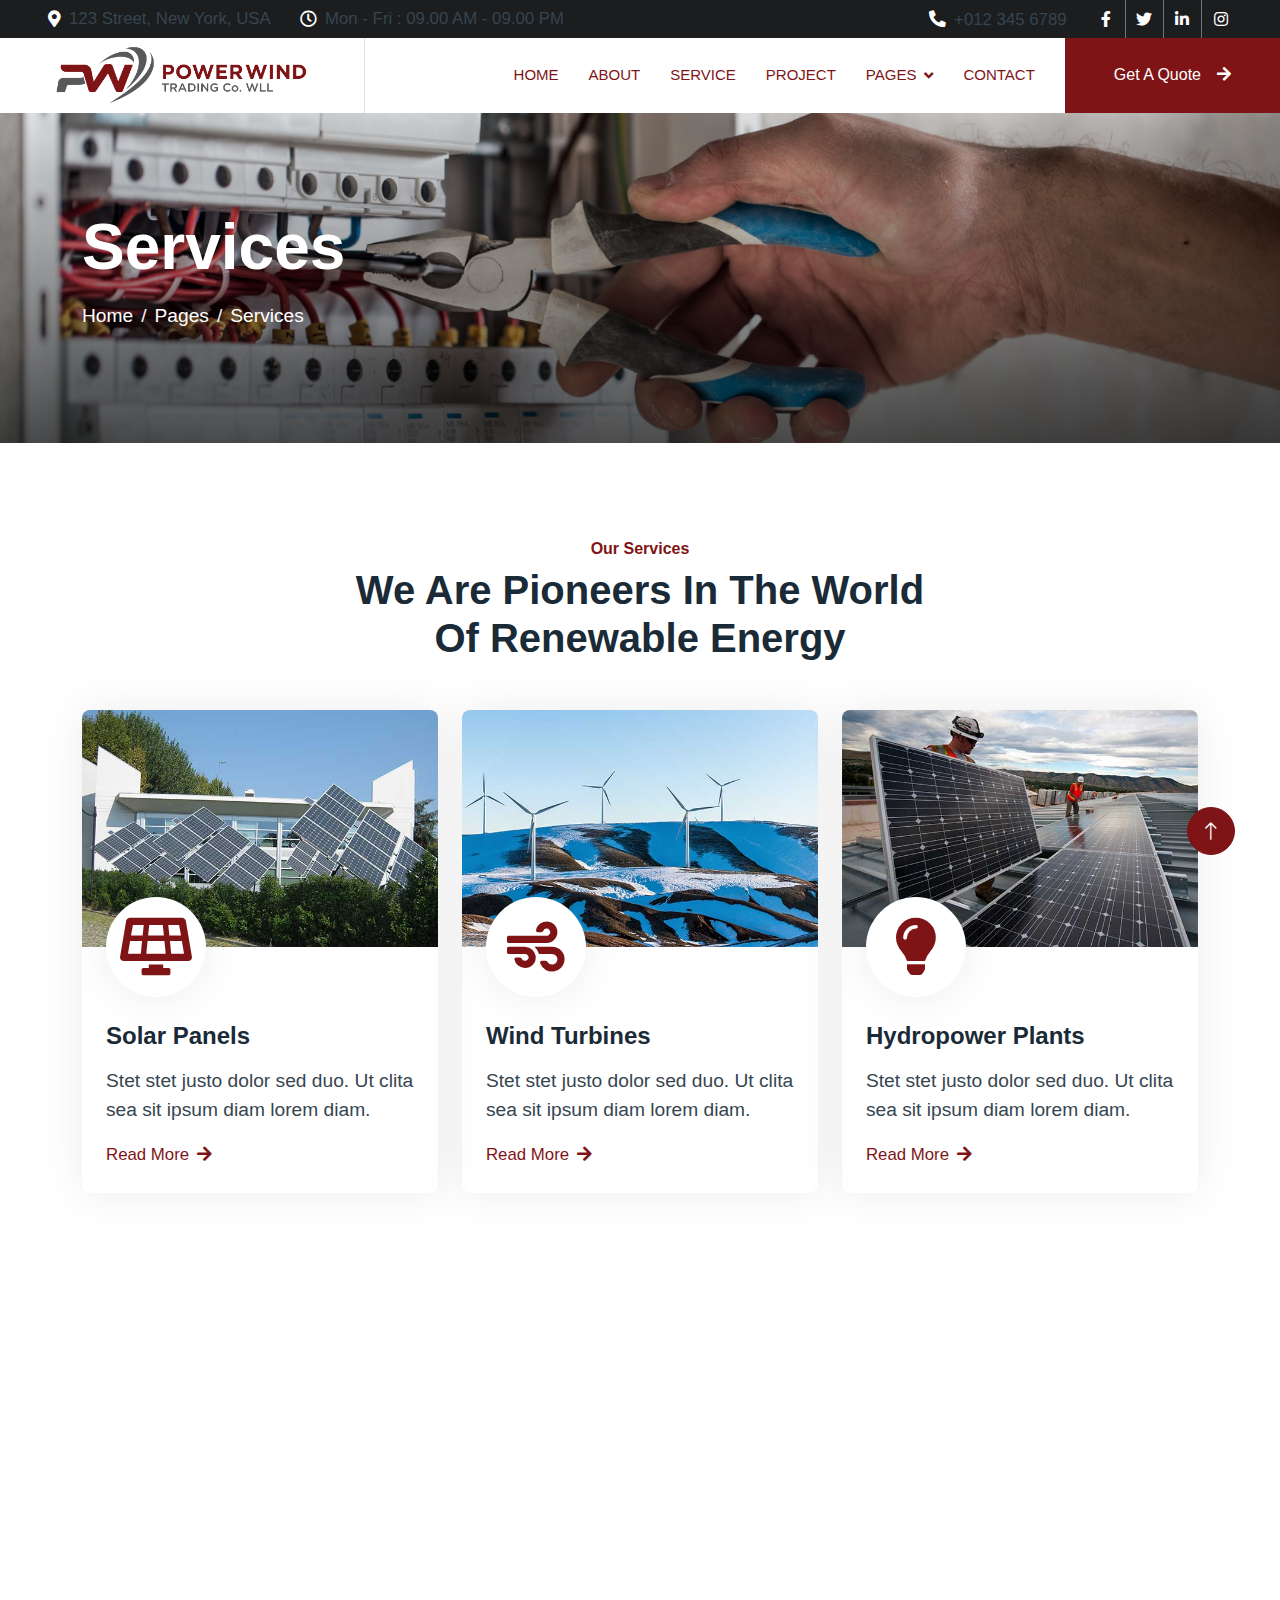
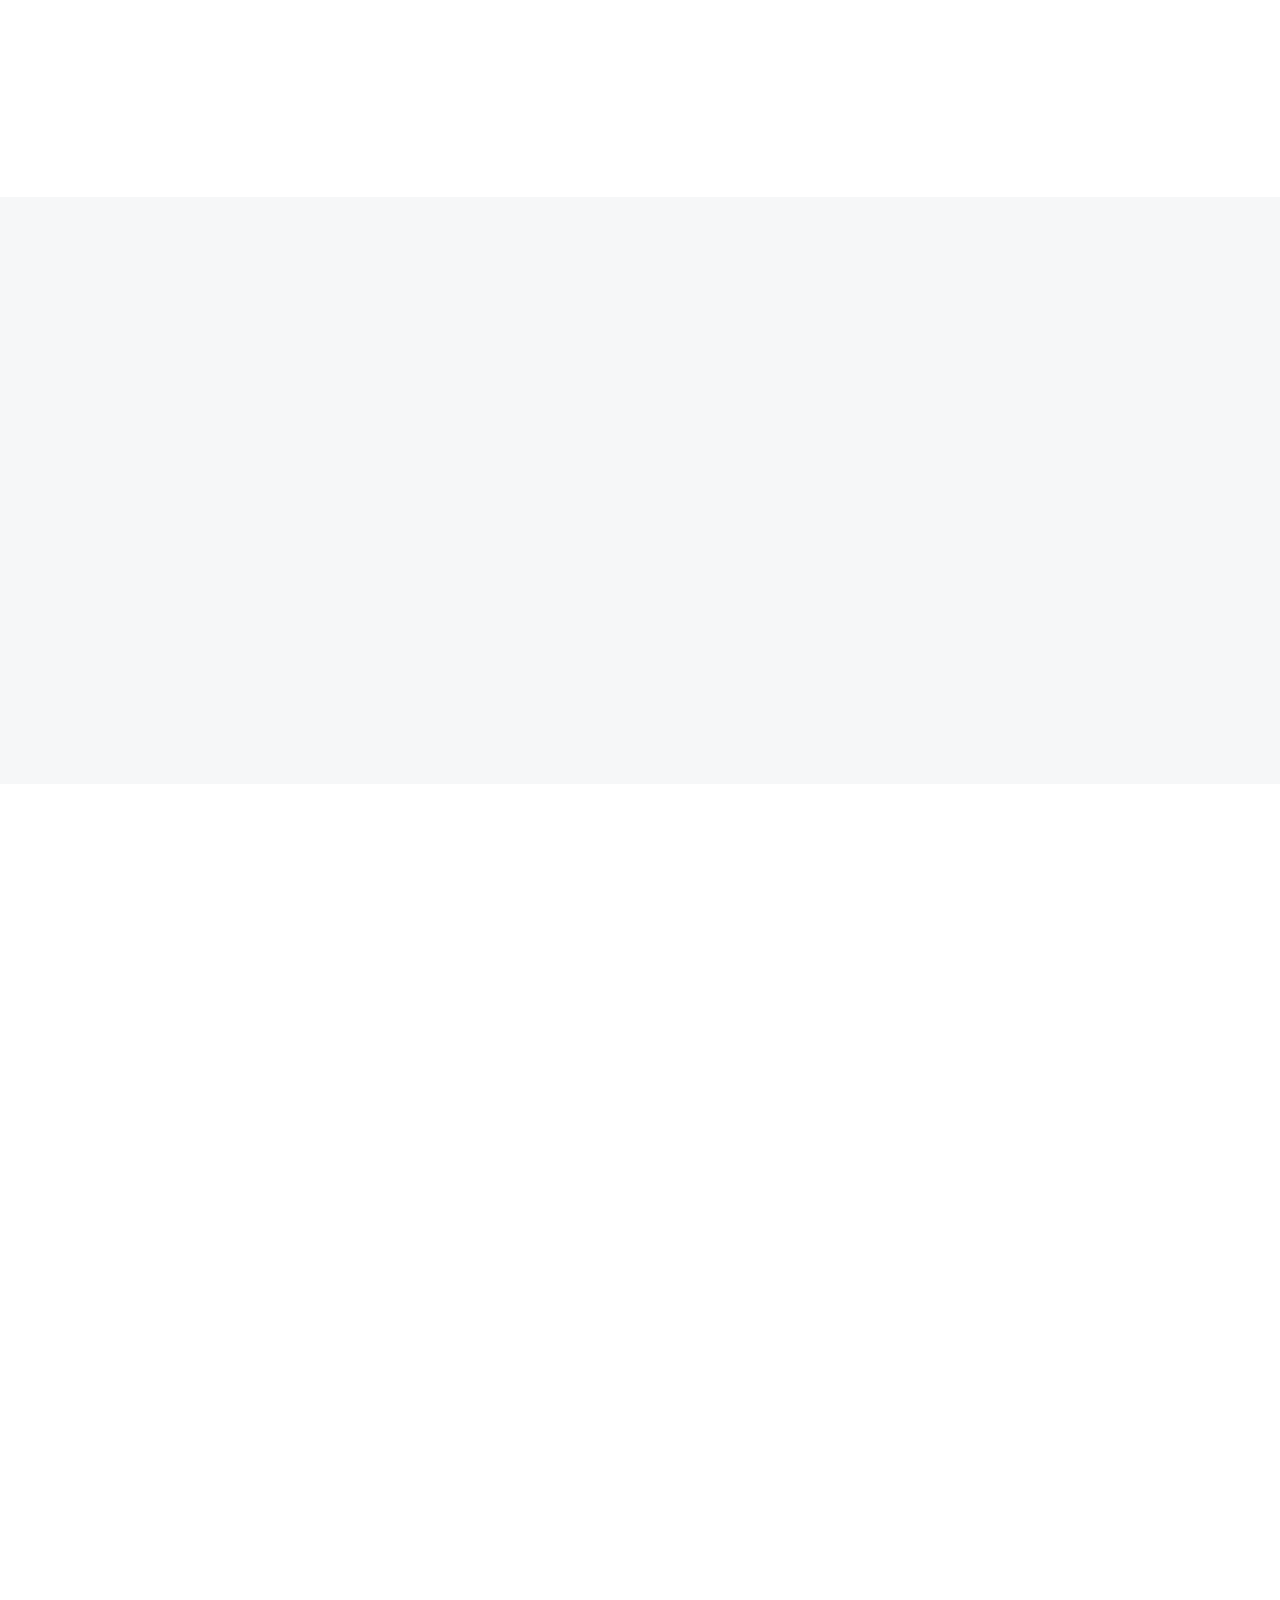
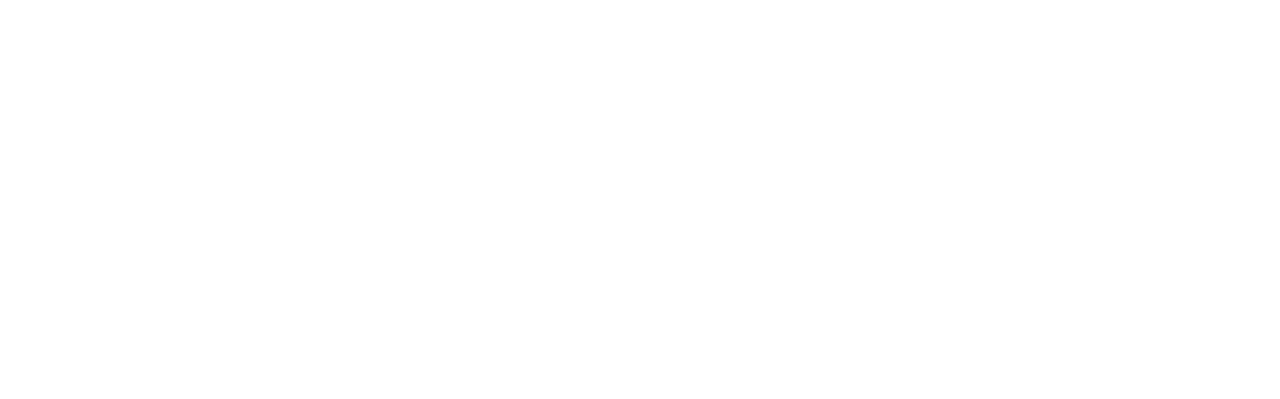
<file: service.html>
<!DOCTYPE html>
<html lang="en">

<head>
    <meta charset="utf-8">
    <title>Solartec - Renewable Energy Website Template</title>
    <meta content="width=device-width, initial-scale=1.0" name="viewport">
    <meta content="" name="keywords">
    <meta content="" name="description">

    <!-- Favicon -->
    <link href="img/favicon.ico" rel="icon">

    <!-- Google Web Fonts -->
    <link rel="preconnect" href="https://fonts.googleapis.com">
    <link rel="preconnect" href="https://fonts.gstatic.com" crossorigin>
    <link href="https://fonts.googleapis.com/css2?family=Open+Sans:wght@400;500&family=Roboto:wght@500;700;900&display=swap" rel="stylesheet">

    <!-- Icon Font Stylesheet -->
    <link href="https://cdnjs.cloudflare.com/ajax/libs/font-awesome/5.10.0/css/all.min.css" rel="stylesheet">
    <link href="https://cdn.jsdelivr.net/npm/bootstrap-icons@1.4.1/font/bootstrap-icons.css" rel="stylesheet">

    <!-- Libraries Stylesheet -->
    <link href="lib/animate/animate.min.css" rel="stylesheet">
    <link href="lib/owlcarousel/assets/owl.carousel.min.css" rel="stylesheet">
    <link href="lib/lightbox/css/lightbox.min.css" rel="stylesheet">

    <!-- Customized Bootstrap Stylesheet -->
    <link href="css/bootstrap.min.css" rel="stylesheet">

    <!-- Template Stylesheet -->
    <link href="css/style.css" rel="stylesheet">
</head>

<body>
    <!-- Spinner Start -->
    <div id="spinner" class="show bg-white position-fixed translate-middle w-100 vh-100 top-50 start-50 d-flex align-items-center justify-content-center">
        <div class="spinner-border text-primary" style="width: 3rem; height: 3rem;" role="status">
            <span class="sr-only">Loading...</span>
        </div>
    </div>
    <!-- Spinner End -->


    <!-- Topbar Start -->
    <div class="container-fluid bg-dark p-0">
        <div class="row gx-0 d-none d-lg-flex">
            <div class="col-lg-7 px-5 text-start">
                <div class="h-100 d-inline-flex align-items-center me-4">
                    <small class="fa fa-map-marker-alt text-primary me-2"></small>
                    <small>123 Street, New York, USA</small>
                </div>
                <div class="h-100 d-inline-flex align-items-center">
                    <small class="far fa-clock text-primary me-2"></small>
                    <small>Mon - Fri : 09.00 AM - 09.00 PM</small>
                </div>
            </div>
            <div class="col-lg-5 px-5 text-end">
                <div class="h-100 d-inline-flex align-items-center me-4">
                    <small class="fa fa-phone-alt text-primary me-2"></small>
                    <small>+012 345 6789</small>
                </div>
                <div class="h-100 d-inline-flex align-items-center mx-n2">
                    <a class="btn btn-square btn-link rounded-0 border-0 border-end border-secondary" href=""><i class="fab fa-facebook-f"></i></a>
                    <a class="btn btn-square btn-link rounded-0 border-0 border-end border-secondary" href=""><i class="fab fa-twitter"></i></a>
                    <a class="btn btn-square btn-link rounded-0 border-0 border-end border-secondary" href=""><i class="fab fa-linkedin-in"></i></a>
                    <a class="btn btn-square btn-link rounded-0" href=""><i class="fab fa-instagram"></i></a>
                </div>
            </div>
        </div>
    </div>
    <!-- Topbar End -->


    <!-- Navbar Start -->
    <nav class="navbar navbar-expand-lg bg-white navbar-light sticky-top p-0">
        <a href="index.html" class="navbar-brand d-flex align-items-center border-end px-4 px-lg-5">
            <!-- <h2 class="m-0 text-primary">Solartec</h2> -->
            <img src="img/logo/logo.png" alt="" class="log-img-powerwind">
        </a>
        <button type="button" class="navbar-toggler me-4" data-bs-toggle="collapse" data-bs-target="#navbarCollapse">
            <span class="navbar-toggler-icon"></span>
        </button>
        <div class="collapse navbar-collapse" id="navbarCollapse">
            <div class="navbar-nav ms-auto p-4 p-lg-0">
                <a href="index.html" class="nav-item nav-link">Home</a>
                <a href="about.html" class="nav-item nav-link">About</a>
                <a href="service.html" class="nav-item nav-link active">Service</a>
                <a href="project.html" class="nav-item nav-link">Project</a>
                <div class="nav-item dropdown">
                    <a href="#" class="nav-link dropdown-toggle" data-bs-toggle="dropdown">Pages</a>
                    <div class="dropdown-menu bg-light m-0">
                        <a href="feature.html" class="dropdown-item">Feature</a>
                        <a href="quote.html" class="dropdown-item">Free Quote</a>
                        <a href="team.html" class="dropdown-item">Our Team</a>
                        <a href="testimonial.html" class="dropdown-item">Testimonial</a>
                        <a href="404.html" class="dropdown-item">404 Page</a>
                    </div>
                </div>
                <a href="contact.html" class="nav-item nav-link">Contact</a>
            </div>
            <a href="" class="btn btn-primary rounded-0 py-4 px-lg-5 d-none d-lg-block">Get A Quote<i class="fa fa-arrow-right ms-3"></i></a>
        </div>
    </nav>
    <!-- Navbar End -->


    <!-- Page Header Start -->
    <div class="container-fluid page-header py-5 mb-5">
        <div class="container py-5">
            <h1 class="display-3 text-white mb-3 animated slideInDown">Services</h1>
            <nav aria-label="breadcrumb animated slideInDown">
                <ol class="breadcrumb">
                    <li class="breadcrumb-item"><a class="text-white" href="#">Home</a></li>
                    <li class="breadcrumb-item"><a class="text-white" href="#">Pages</a></li>
                    <li class="breadcrumb-item text-white active" aria-current="page">Services</li>
                </ol>
            </nav>
        </div>
    </div>
    <!-- Page Header End -->


    <!-- Service Start -->
    <div class="container-xxl py-5">
        <div class="container">
            <div class="text-center mx-auto mb-5 wow fadeInUp" data-wow-delay="0.1s" style="max-width: 600px;">
                <h6 class="text-primary">Our Services</h6>
                <h1 class="mb-4">We Are Pioneers In The World Of Renewable Energy</h1>
            </div>
            <div class="row g-4">
                <div class="col-md-6 col-lg-4 wow fadeInUp" data-wow-delay="0.1s">
                    <div class="service-item rounded overflow-hidden">
                        <img class="img-fluid" src="img/img-600x400-1.jpg" alt="">
                        <div class="position-relative p-4 pt-0">
                            <div class="service-icon">
                                <i class="fa fa-solar-panel fa-3x"></i>
                            </div>
                            <h4 class="mb-3">Solar Panels</h4>
                            <p>Stet stet justo dolor sed duo. Ut clita sea sit ipsum diam lorem diam.</p>
                            <a class="small fw-medium" href="">Read More<i class="fa fa-arrow-right ms-2"></i></a>
                        </div>
                    </div>
                </div>
                <div class="col-md-6 col-lg-4 wow fadeInUp" data-wow-delay="0.3s">
                    <div class="service-item rounded overflow-hidden">
                        <img class="img-fluid" src="img/img-600x400-2.jpg" alt="">
                        <div class="position-relative p-4 pt-0">
                            <div class="service-icon">
                                <i class="fa fa-wind fa-3x"></i>
                            </div>
                            <h4 class="mb-3">Wind Turbines</h4>
                            <p>Stet stet justo dolor sed duo. Ut clita sea sit ipsum diam lorem diam.</p>
                            <a class="small fw-medium" href="">Read More<i class="fa fa-arrow-right ms-2"></i></a>
                        </div>
                    </div>
                </div>
                <div class="col-md-6 col-lg-4 wow fadeInUp" data-wow-delay="0.5s">
                    <div class="service-item rounded overflow-hidden">
                        <img class="img-fluid" src="img/img-600x400-3.jpg" alt="">
                        <div class="position-relative p-4 pt-0">
                            <div class="service-icon">
                                <i class="fa fa-lightbulb fa-3x"></i>
                            </div>
                            <h4 class="mb-3">Hydropower Plants</h4>
                            <p>Stet stet justo dolor sed duo. Ut clita sea sit ipsum diam lorem diam.</p>
                            <a class="small fw-medium" href="">Read More<i class="fa fa-arrow-right ms-2"></i></a>
                        </div>
                    </div>
                </div>
                <div class="col-md-6 col-lg-4 wow fadeInUp" data-wow-delay="0.1s">
                    <div class="service-item rounded overflow-hidden">
                        <img class="img-fluid" src="img/img-600x400-4.jpg" alt="">
                        <div class="position-relative p-4 pt-0">
                            <div class="service-icon">
                                <i class="fa fa-solar-panel fa-3x"></i>
                            </div>
                            <h4 class="mb-3">Solar Panels</h4>
                            <p>Stet stet justo dolor sed duo. Ut clita sea sit ipsum diam lorem diam.</p>
                            <a class="small fw-medium" href="">Read More<i class="fa fa-arrow-right ms-2"></i></a>
                        </div>
                    </div>
                </div>
                <div class="col-md-6 col-lg-4 wow fadeInUp" data-wow-delay="0.3s">
                    <div class="service-item rounded overflow-hidden">
                        <img class="img-fluid" src="img/img-600x400-5.jpg" alt="">
                        <div class="position-relative p-4 pt-0">
                            <div class="service-icon">
                                <i class="fa fa-wind fa-3x"></i>
                            </div>
                            <h4 class="mb-3">Wind Turbines</h4>
                            <p>Stet stet justo dolor sed duo. Ut clita sea sit ipsum diam lorem diam.</p>
                            <a class="small fw-medium" href="">Read More<i class="fa fa-arrow-right ms-2"></i></a>
                        </div>
                    </div>
                </div>
                <div class="col-md-6 col-lg-4 wow fadeInUp" data-wow-delay="0.5s">
                    <div class="service-item rounded overflow-hidden">
                        <img class="img-fluid" src="img/img-600x400-6.jpg" alt="">
                        <div class="position-relative p-4 pt-0">
                            <div class="service-icon">
                                <i class="fa fa-lightbulb fa-3x"></i>
                            </div>
                            <h4 class="mb-3">Hydropower Plants</h4>
                            <p>Stet stet justo dolor sed duo. Ut clita sea sit ipsum diam lorem diam.</p>
                            <a class="small fw-medium" href="">Read More<i class="fa fa-arrow-right ms-2"></i></a>
                        </div>
                    </div>
                </div>
            </div>
        </div>
    </div>
    <!-- Service End -->


    <!-- Feature Start -->
    <div class="container-fluid bg-light overflow-hidden my-5 px-lg-0">
        <div class="container feature px-lg-0">
            <div class="row g-0 mx-lg-0">
                <div class="col-lg-6 feature-text py-5 wow fadeIn" data-wow-delay="0.1s">
                    <div class="p-lg-5 ps-lg-0">
                        <h6 class="text-primary">Why Choose Us!</h6>
                        <h1 class="mb-4">Complete Commercial & Residential Solar Systems</h1>
                        <p class="mb-4 pb-2">Tempor erat elitr rebum at clita. Diam dolor diam ipsum sit. Aliqu diam amet diam et eos. Clita erat ipsum et lorem et sit, sed stet lorem sit clita duo justo erat amet</p>
                        <div class="row g-4">
                            <div class="col-6">
                                <div class="d-flex align-items-center">
                                    <div class="btn-lg-square bg-primary rounded-circle">
                                        <i class="fa fa-check text-white"></i>
                                    </div>
                                    <div class="ms-4">
                                        <p class="mb-0">Quality</p>
                                        <h5 class="mb-0">Services</h5>
                                    </div>
                                </div>
                            </div>
                            <div class="col-6">
                                <div class="d-flex align-items-center">
                                    <div class="btn-lg-square bg-primary rounded-circle">
                                        <i class="fa fa-user-check text-white"></i>
                                    </div>
                                    <div class="ms-4">
                                        <p class="mb-0">Expert</p>
                                        <h5 class="mb-0">Workers</h5>
                                    </div>
                                </div>
                            </div>
                            <div class="col-6">
                                <div class="d-flex align-items-center">
                                    <div class="btn-lg-square bg-primary rounded-circle">
                                        <i class="fa fa-drafting-compass text-white"></i>
                                    </div>
                                    <div class="ms-4">
                                        <p class="mb-0">Free</p>
                                        <h5 class="mb-0">Consultation</h5>
                                    </div>
                                </div>
                            </div>
                            <div class="col-6">
                                <div class="d-flex align-items-center">
                                    <div class="btn-lg-square bg-primary rounded-circle">
                                        <i class="fa fa-headphones text-white"></i>
                                    </div>
                                    <div class="ms-4">
                                        <p class="mb-0">Customer</p>
                                        <h5 class="mb-0">Support</h5>
                                    </div>
                                </div>
                            </div>
                        </div>
                    </div>
                </div>
                <div class="col-lg-6 pe-lg-0 wow fadeIn" data-wow-delay="0.5s" style="min-height: 400px;">
                    <div class="position-relative h-100">
                        <img class="position-absolute img-fluid w-100 h-100" src="img/feature.jpg" style="object-fit: cover;" alt="">
                    </div>
                </div>
            </div>
        </div>
    </div>
    <!-- Feature End -->


    <!-- Testimonial Start -->
    <div class="container-xxl py-5">
        <div class="container">
            <div class="text-center mx-auto mb-5 wow fadeInUp" data-wow-delay="0.1s" style="max-width: 600px;">
                <h6 class="text-primary">Testimonial</h6>
                <h1 class="mb-4">What Our Clients Say!</h1>
            </div>
            <div class="owl-carousel testimonial-carousel wow fadeInUp" data-wow-delay="0.1s">
                <div class="testimonial-item text-center">
                    <div class="testimonial-img position-relative">
                        <img class="img-fluid rounded-circle mx-auto mb-5" src="img/testimonial-1.jpg">
                        <div class="btn-square bg-primary rounded-circle">
                            <i class="fa fa-quote-left text-white"></i>
                        </div>
                    </div>
                    <div class="testimonial-text text-center rounded p-4">
                        <p>Clita clita tempor justo dolor ipsum amet kasd amet duo justo duo duo labore sed sed. Magna ut diam sit et amet stet eos sed clita erat magna elitr erat sit sit erat at rebum justo sea clita.</p>
                        <h5 class="mb-1">Client Name</h5>
                        <span class="fst-italic">Profession</span>
                    </div>
                </div>
                <div class="testimonial-item text-center">
                    <div class="testimonial-img position-relative">
                        <img class="img-fluid rounded-circle mx-auto mb-5" src="img/testimonial-2.jpg">
                        <div class="btn-square bg-primary rounded-circle">
                            <i class="fa fa-quote-left text-white"></i>
                        </div>
                    </div>
                    <div class="testimonial-text text-center rounded p-4">
                        <p>Clita clita tempor justo dolor ipsum amet kasd amet duo justo duo duo labore sed sed. Magna ut diam sit et amet stet eos sed clita erat magna elitr erat sit sit erat at rebum justo sea clita.</p>
                        <h5 class="mb-1">Client Name</h5>
                        <span class="fst-italic">Profession</span>
                    </div>
                </div>
                <div class="testimonial-item text-center">
                    <div class="testimonial-img position-relative">
                        <img class="img-fluid rounded-circle mx-auto mb-5" src="img/testimonial-3.jpg">
                        <div class="btn-square bg-primary rounded-circle">
                            <i class="fa fa-quote-left text-white"></i>
                        </div>
                    </div>
                    <div class="testimonial-text text-center rounded p-4">
                        <p>Clita clita tempor justo dolor ipsum amet kasd amet duo justo duo duo labore sed sed. Magna ut diam sit et amet stet eos sed clita erat magna elitr erat sit sit erat at rebum justo sea clita.</p>
                        <h5 class="mb-1">Client Name</h5>
                        <span class="fst-italic">Profession</span>
                    </div>
                </div>
            </div>
        </div>
    </div>
    <!-- Testimonial End -->


    <!-- Footer Start -->
    <div class="container-fluid bg-dark text-body footer mt-5 pt-5 wow fadeIn" data-wow-delay="0.1s">
        <div class="container py-5">
            <div class="row g-5">
                <div class="col-lg-3 col-md-6">
                    <h5 class="text-white mb-4">Address</h5>
                    <p class="mb-2"><i class="fa fa-map-marker-alt me-3"></i>123 Street, New York, USA</p>
                    <p class="mb-2"><i class="fa fa-phone-alt me-3"></i>+012 345 67890</p>
                    <p class="mb-2"><i class="fa fa-envelope me-3"></i>info@example.com</p>
                    <div class="d-flex pt-2">
                        <a class="btn btn-square btn-outline-light btn-social" href=""><i class="fab fa-twitter"></i></a>
                        <a class="btn btn-square btn-outline-light btn-social" href=""><i class="fab fa-facebook-f"></i></a>
                        <a class="btn btn-square btn-outline-light btn-social" href=""><i class="fab fa-youtube"></i></a>
                        <a class="btn btn-square btn-outline-light btn-social" href=""><i class="fab fa-linkedin-in"></i></a>
                    </div>
                </div>
                <div class="col-lg-3 col-md-6">
                    <h5 class="text-white mb-4">Quick Links</h5>
                    <a class="btn btn-link" href="">About Us</a>
                    <a class="btn btn-link" href="">Contact Us</a>
                    <a class="btn btn-link" href="">Our Services</a>
                    <a class="btn btn-link" href="">Terms & Condition</a>
                    <a class="btn btn-link" href="">Support</a>
                </div>
                <div class="col-lg-3 col-md-6">
                    <h5 class="text-white mb-4">Project Gallery</h5>
                    <div class="row g-2">
                        <div class="col-4">
                            <img class="img-fluid rounded" src="img/gallery-1.jpg" alt="">
                        </div>
                        <div class="col-4">
                            <img class="img-fluid rounded" src="img/gallery-2.jpg" alt="">
                        </div>
                        <div class="col-4">
                            <img class="img-fluid rounded" src="img/gallery-3.jpg" alt="">
                        </div>
                        <div class="col-4">
                            <img class="img-fluid rounded" src="img/gallery-4.jpg" alt="">
                        </div>
                        <div class="col-4">
                            <img class="img-fluid rounded" src="img/gallery-5.jpg" alt="">
                        </div>
                        <div class="col-4">
                            <img class="img-fluid rounded" src="img/gallery-6.jpg" alt="">
                        </div>
                    </div>
                </div>
                <div class="col-lg-3 col-md-6">
                    <h5 class="text-white mb-4">Newsletter</h5>
                    <p>Dolor amet sit justo amet elitr clita ipsum elitr est.</p>
                    <div class="position-relative mx-auto" style="max-width: 400px;">
                        <input class="form-control border-0 w-100 py-3 ps-4 pe-5" type="text" placeholder="Your email">
                        <button type="button" class="btn btn-primary py-2 position-absolute top-0 end-0 mt-2 me-2">SignUp</button>
                    </div>
                </div>
            </div>
        </div>
        <div class="container">
            <div class="copyright">
                <div class="row">
                    <div class="col-md-6 text-center text-md-start mb-3 mb-md-0">
                        &copy; <a href="#">Your Site Name</a>, All Right Reserved.
                    </div>
                    <div class="col-md-6 text-center text-md-end">
                        <!--/*** This template is free as long as you keep the footer author’s credit link/attribution link/backlink. If you'd like to use the template without the footer author’s credit link/attribution link/backlink, you can purchase the Credit Removal License from "https://htmlcodex.com/credit-removal". Thank you for your support. ***/-->
                        Designed By <a href="https://htmlcodex.com">HTML Codex</a>
                        <br>Distributed By <a href="https://themewagon.com" target="_blank">ThemeWagon</a>
                    </div>
                </div>
            </div>
        </div>
    </div>
    <!-- Footer End -->


    <!-- Back to Top -->
    <a href="#" class="btn btn-lg btn-primary btn-lg-square rounded-circle back-to-top"><i class="bi bi-arrow-up"></i></a>


    <!-- JavaScript Libraries -->
    <script src="https://code.jquery.com/jquery-3.4.1.min.js"></script>
    <script src="https://cdn.jsdelivr.net/npm/bootstrap@5.0.0/dist/js/bootstrap.bundle.min.js"></script>
    <script src="lib/wow/wow.min.js"></script>
    <script src="lib/easing/easing.min.js"></script>
    <script src="lib/waypoints/waypoints.min.js"></script>
    <script src="lib/counterup/counterup.min.js"></script>
    <script src="lib/owlcarousel/owl.carousel.min.js"></script>
    <script src="lib/isotope/isotope.pkgd.min.js"></script>
    <script src="lib/lightbox/js/lightbox.min.js"></script>

    <!-- Template Javascript -->
    <script src="js/main.js"></script>
</body>

</html>
</file>
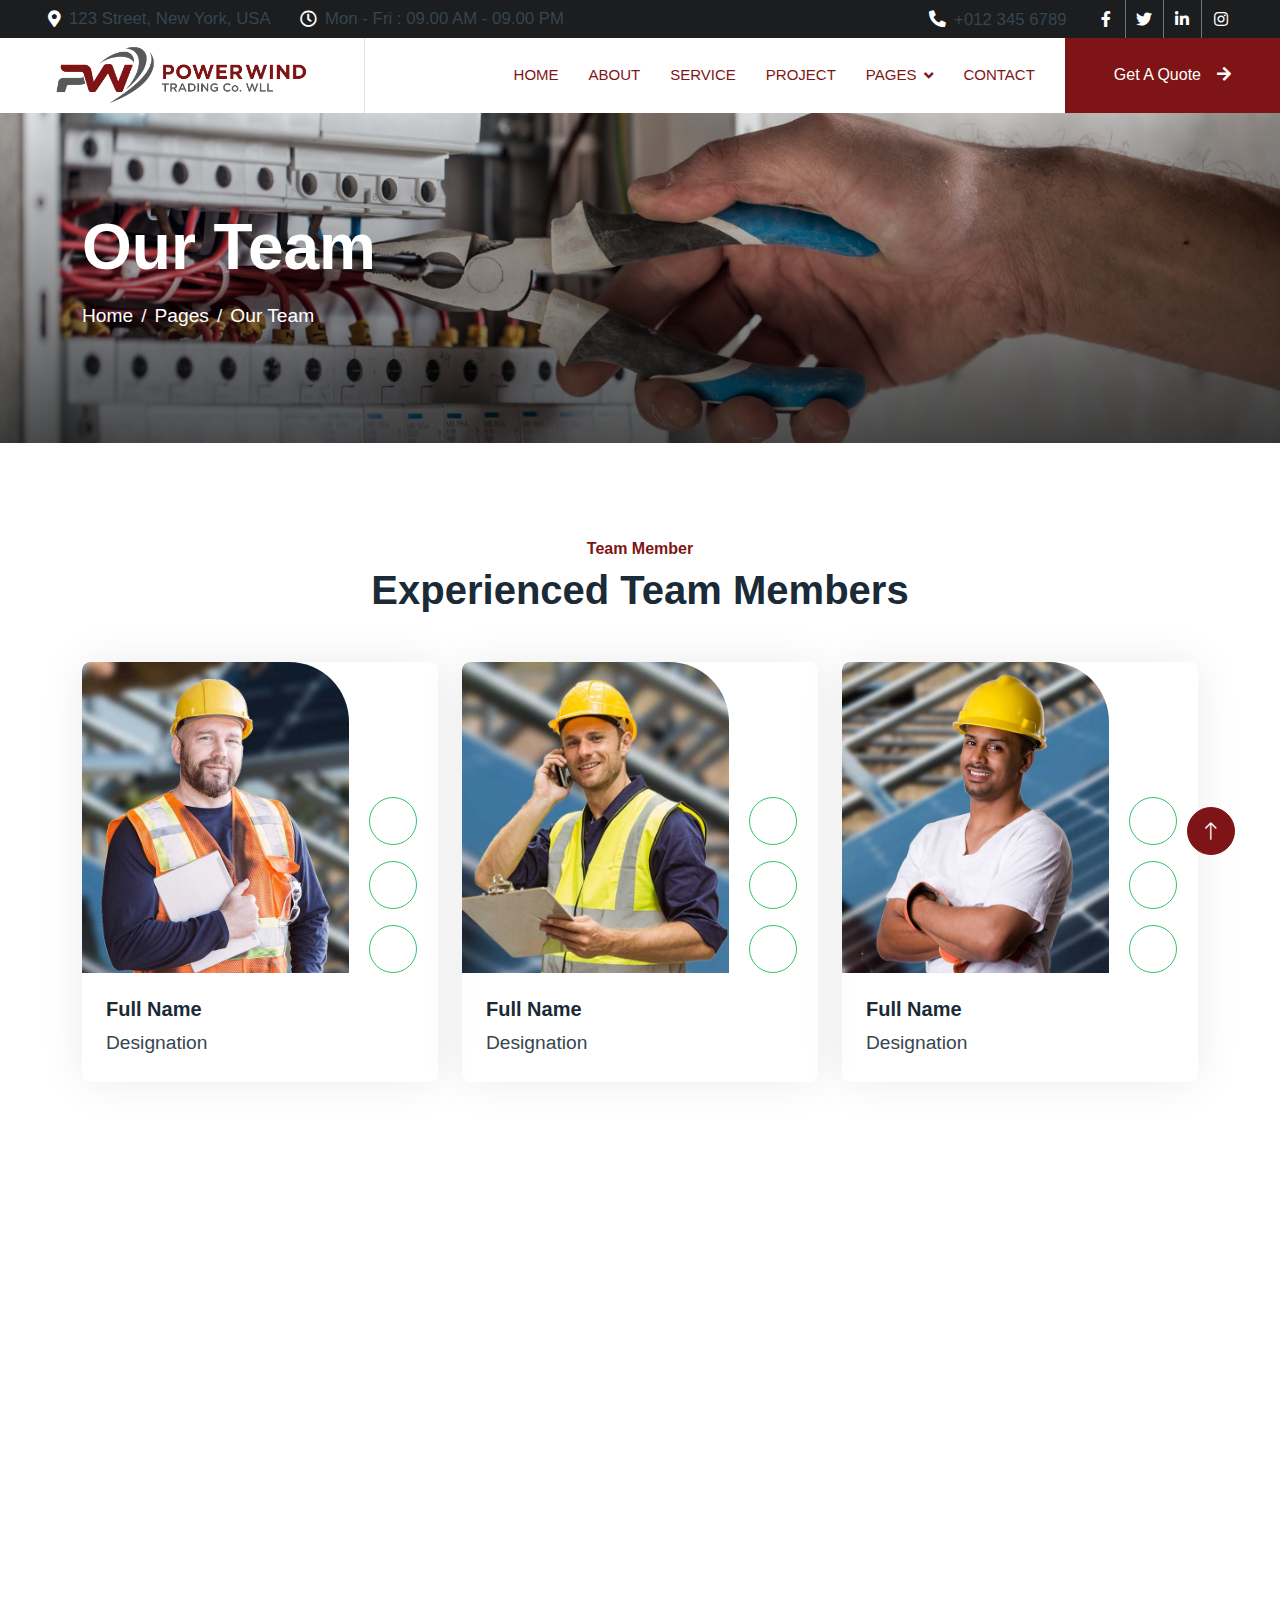
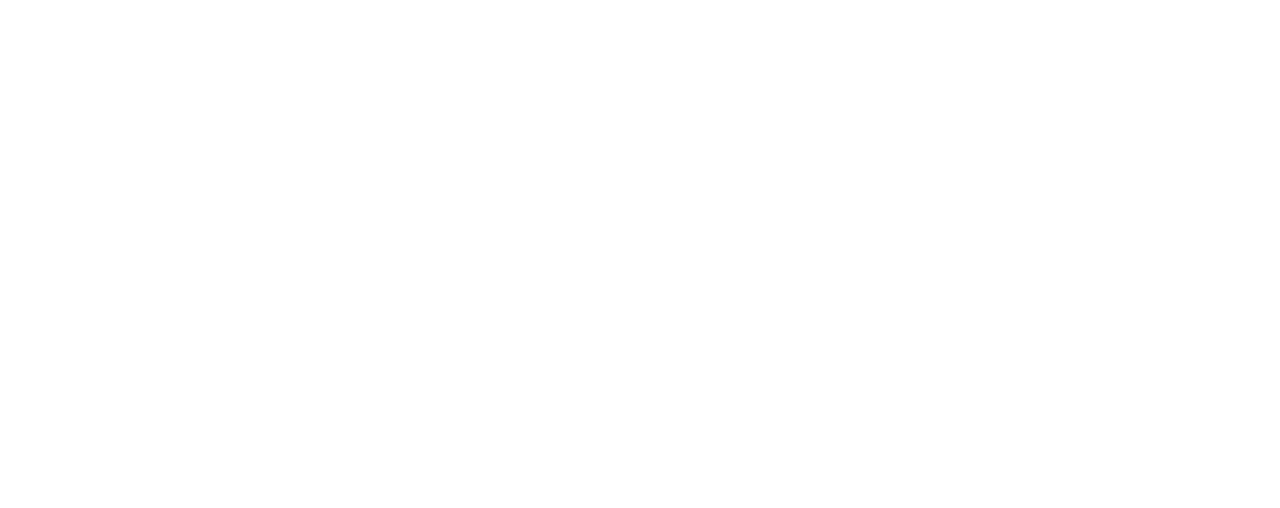
<file: team.html>
<!DOCTYPE html>
<html lang="en">

<head>
    <meta charset="utf-8">
    <title>Solartec - Renewable Energy Website Template</title>
    <meta content="width=device-width, initial-scale=1.0" name="viewport">
    <meta content="" name="keywords">
    <meta content="" name="description">

    <!-- Favicon -->
    <link href="img/favicon.ico" rel="icon">

    <!-- Google Web Fonts -->
    <link rel="preconnect" href="https://fonts.googleapis.com">
    <link rel="preconnect" href="https://fonts.gstatic.com" crossorigin>
    <link href="https://fonts.googleapis.com/css2?family=Open+Sans:wght@400;500&family=Roboto:wght@500;700;900&display=swap" rel="stylesheet">

    <!-- Icon Font Stylesheet -->
    <link href="https://cdnjs.cloudflare.com/ajax/libs/font-awesome/5.10.0/css/all.min.css" rel="stylesheet">
    <link href="https://cdn.jsdelivr.net/npm/bootstrap-icons@1.4.1/font/bootstrap-icons.css" rel="stylesheet">

    <!-- Libraries Stylesheet -->
    <link href="lib/animate/animate.min.css" rel="stylesheet">
    <link href="lib/owlcarousel/assets/owl.carousel.min.css" rel="stylesheet">
    <link href="lib/lightbox/css/lightbox.min.css" rel="stylesheet">

    <!-- Customized Bootstrap Stylesheet -->
    <link href="css/bootstrap.min.css" rel="stylesheet">

    <!-- Template Stylesheet -->
    <link href="css/style.css" rel="stylesheet">
</head>

<body>
    <!-- Spinner Start -->
    <div id="spinner" class="show bg-white position-fixed translate-middle w-100 vh-100 top-50 start-50 d-flex align-items-center justify-content-center">
        <div class="spinner-border text-primary" style="width: 3rem; height: 3rem;" role="status">
            <span class="sr-only">Loading...</span>
        </div>
    </div>
    <!-- Spinner End -->


    <!-- Topbar Start -->
    <div class="container-fluid bg-dark p-0">
        <div class="row gx-0 d-none d-lg-flex">
            <div class="col-lg-7 px-5 text-start">
                <div class="h-100 d-inline-flex align-items-center me-4">
                    <small class="fa fa-map-marker-alt text-primary me-2"></small>
                    <small>123 Street, New York, USA</small>
                </div>
                <div class="h-100 d-inline-flex align-items-center">
                    <small class="far fa-clock text-primary me-2"></small>
                    <small>Mon - Fri : 09.00 AM - 09.00 PM</small>
                </div>
            </div>
            <div class="col-lg-5 px-5 text-end">
                <div class="h-100 d-inline-flex align-items-center me-4">
                    <small class="fa fa-phone-alt text-primary me-2"></small>
                    <small>+012 345 6789</small>
                </div>
                <div class="h-100 d-inline-flex align-items-center mx-n2">
                    <a class="btn btn-square btn-link rounded-0 border-0 border-end border-secondary" href=""><i class="fab fa-facebook-f"></i></a>
                    <a class="btn btn-square btn-link rounded-0 border-0 border-end border-secondary" href=""><i class="fab fa-twitter"></i></a>
                    <a class="btn btn-square btn-link rounded-0 border-0 border-end border-secondary" href=""><i class="fab fa-linkedin-in"></i></a>
                    <a class="btn btn-square btn-link rounded-0" href=""><i class="fab fa-instagram"></i></a>
                </div>
            </div>
        </div>
    </div>
    <!-- Topbar End -->


    <!-- Navbar Start -->
    <nav class="navbar navbar-expand-lg bg-white navbar-light sticky-top p-0">
        <a href="index.html" class="navbar-brand d-flex align-items-center border-end px-4 px-lg-5">
            <!-- <h2 class="m-0 text-primary">Solartec</h2> -->
            <img src="img/logo/logo.png" alt="" class="log-img-powerwind">
        </a>
        <button type="button" class="navbar-toggler me-4" data-bs-toggle="collapse" data-bs-target="#navbarCollapse">
            <span class="navbar-toggler-icon"></span>
        </button>
        <div class="collapse navbar-collapse" id="navbarCollapse">
            <div class="navbar-nav ms-auto p-4 p-lg-0">
                <a href="index.html" class="nav-item nav-link">Home</a>
                <a href="about.html" class="nav-item nav-link">About</a>
                <a href="service.html" class="nav-item nav-link">Service</a>
                <a href="project.html" class="nav-item nav-link">Project</a>
                <div class="nav-item dropdown">
                    <a href="#" class="nav-link dropdown-toggle active" data-bs-toggle="dropdown">Pages</a>
                    <div class="dropdown-menu bg-light m-0">
                        <a href="feature.html" class="dropdown-item">Feature</a>
                        <a href="quote.html" class="dropdown-item">Free Quote</a>
                        <a href="team.html" class="dropdown-item active">Our Team</a>
                        <a href="testimonial.html" class="dropdown-item">Testimonial</a>
                        <a href="404.html" class="dropdown-item">404 Page</a>
                    </div>
                </div>
                <a href="contact.html" class="nav-item nav-link">Contact</a>
            </div>
            <a href="" class="btn btn-primary rounded-0 py-4 px-lg-5 d-none d-lg-block">Get A Quote<i class="fa fa-arrow-right ms-3"></i></a>
        </div>
    </nav>
    <!-- Navbar End -->


    <!-- Page Header Start -->
    <div class="container-fluid page-header py-5 mb-5">
        <div class="container py-5">
            <h1 class="display-3 text-white mb-3 animated slideInDown">Our Team</h1>
            <nav aria-label="breadcrumb animated slideInDown">
                <ol class="breadcrumb">
                    <li class="breadcrumb-item"><a class="text-white" href="#">Home</a></li>
                    <li class="breadcrumb-item"><a class="text-white" href="#">Pages</a></li>
                    <li class="breadcrumb-item text-white active" aria-current="page">Our Team</li>
                </ol>
            </nav>
        </div>
    </div>
    <!-- Page Header End -->


    <!-- Team Start -->
    <div class="container-xxl py-5">
        <div class="container">
            <div class="text-center mx-auto mb-5 wow fadeInUp" data-wow-delay="0.1s" style="max-width: 600px;">
                <h6 class="text-primary">Team Member</h6>
                <h1 class="mb-4">Experienced Team Members</h1>
            </div>
            <div class="row g-4">
                <div class="col-lg-4 col-md-6 wow fadeInUp" data-wow-delay="0.1s">
                    <div class="team-item rounded overflow-hidden">
                        <div class="d-flex">
                            <img class="img-fluid w-75" src="img/team-1.jpg" alt="">
                            <div class="team-social w-25">
                                <a class="btn btn-lg-square btn-outline-primary rounded-circle mt-3" href=""><i class="fab fa-facebook-f"></i></a>
                                <a class="btn btn-lg-square btn-outline-primary rounded-circle mt-3" href=""><i class="fab fa-twitter"></i></a>
                                <a class="btn btn-lg-square btn-outline-primary rounded-circle mt-3" href=""><i class="fab fa-instagram"></i></a>
                            </div>
                        </div>
                        <div class="p-4">
                            <h5>Full Name</h5>
                            <span>Designation</span>
                        </div>
                    </div>
                </div>
                <div class="col-lg-4 col-md-6 wow fadeInUp" data-wow-delay="0.3s">
                    <div class="team-item rounded overflow-hidden">
                        <div class="d-flex">
                            <img class="img-fluid w-75" src="img/team-2.jpg" alt="">
                            <div class="team-social w-25">
                                <a class="btn btn-lg-square btn-outline-primary rounded-circle mt-3" href=""><i class="fab fa-facebook-f"></i></a>
                                <a class="btn btn-lg-square btn-outline-primary rounded-circle mt-3" href=""><i class="fab fa-twitter"></i></a>
                                <a class="btn btn-lg-square btn-outline-primary rounded-circle mt-3" href=""><i class="fab fa-instagram"></i></a>
                            </div>
                        </div>
                        <div class="p-4">
                            <h5>Full Name</h5>
                            <span>Designation</span>
                        </div>
                    </div>
                </div>
                <div class="col-lg-4 col-md-6 wow fadeInUp" data-wow-delay="0.5s">
                    <div class="team-item rounded overflow-hidden">
                        <div class="d-flex">
                            <img class="img-fluid w-75" src="img/team-3.jpg" alt="">
                            <div class="team-social w-25">
                                <a class="btn btn-lg-square btn-outline-primary rounded-circle mt-3" href=""><i class="fab fa-facebook-f"></i></a>
                                <a class="btn btn-lg-square btn-outline-primary rounded-circle mt-3" href=""><i class="fab fa-twitter"></i></a>
                                <a class="btn btn-lg-square btn-outline-primary rounded-circle mt-3" href=""><i class="fab fa-instagram"></i></a>
                            </div>
                        </div>
                        <div class="p-4">
                            <h5>Full Name</h5>
                            <span>Designation</span>
                        </div>
                    </div>
                </div>
                <div class="col-lg-4 col-md-6 wow fadeInUp" data-wow-delay="0.1s">
                    <div class="team-item rounded overflow-hidden">
                        <div class="d-flex">
                            <img class="img-fluid w-75" src="img/team-2.jpg" alt="">
                            <div class="team-social w-25">
                                <a class="btn btn-lg-square btn-outline-primary rounded-circle mt-3" href=""><i class="fab fa-facebook-f"></i></a>
                                <a class="btn btn-lg-square btn-outline-primary rounded-circle mt-3" href=""><i class="fab fa-twitter"></i></a>
                                <a class="btn btn-lg-square btn-outline-primary rounded-circle mt-3" href=""><i class="fab fa-instagram"></i></a>
                            </div>
                        </div>
                        <div class="p-4">
                            <h5>Full Name</h5>
                            <span>Designation</span>
                        </div>
                    </div>
                </div>
                <div class="col-lg-4 col-md-6 wow fadeInUp" data-wow-delay="0.3s">
                    <div class="team-item rounded overflow-hidden">
                        <div class="d-flex">
                            <img class="img-fluid w-75" src="img/team-3.jpg" alt="">
                            <div class="team-social w-25">
                                <a class="btn btn-lg-square btn-outline-primary rounded-circle mt-3" href=""><i class="fab fa-facebook-f"></i></a>
                                <a class="btn btn-lg-square btn-outline-primary rounded-circle mt-3" href=""><i class="fab fa-twitter"></i></a>
                                <a class="btn btn-lg-square btn-outline-primary rounded-circle mt-3" href=""><i class="fab fa-instagram"></i></a>
                            </div>
                        </div>
                        <div class="p-4">
                            <h5>Full Name</h5>
                            <span>Designation</span>
                        </div>
                    </div>
                </div>
                <div class="col-lg-4 col-md-6 wow fadeInUp" data-wow-delay="0.5s">
                    <div class="team-item rounded overflow-hidden">
                        <div class="d-flex">
                            <img class="img-fluid w-75" src="img/team-1.jpg" alt="">
                            <div class="team-social w-25">
                                <a class="btn btn-lg-square btn-outline-primary rounded-circle mt-3" href=""><i class="fab fa-facebook-f"></i></a>
                                <a class="btn btn-lg-square btn-outline-primary rounded-circle mt-3" href=""><i class="fab fa-twitter"></i></a>
                                <a class="btn btn-lg-square btn-outline-primary rounded-circle mt-3" href=""><i class="fab fa-instagram"></i></a>
                            </div>
                        </div>
                        <div class="p-4">
                            <h5>Full Name</h5>
                            <span>Designation</span>
                        </div>
                    </div>
                </div>
            </div>
        </div>
    </div>
    <!-- Team End -->


    <!-- Footer Start -->
    <div class="container-fluid bg-dark text-body footer mt-5 pt-5 wow fadeIn" data-wow-delay="0.1s">
        <div class="container py-5">
            <div class="row g-5">
                <div class="col-lg-3 col-md-6">
                    <h5 class="text-white mb-4">Address</h5>
                    <p class="mb-2"><i class="fa fa-map-marker-alt me-3"></i>123 Street, New York, USA</p>
                    <p class="mb-2"><i class="fa fa-phone-alt me-3"></i>+012 345 67890</p>
                    <p class="mb-2"><i class="fa fa-envelope me-3"></i>info@example.com</p>
                    <div class="d-flex pt-2">
                        <a class="btn btn-square btn-outline-light btn-social" href=""><i class="fab fa-twitter"></i></a>
                        <a class="btn btn-square btn-outline-light btn-social" href=""><i class="fab fa-facebook-f"></i></a>
                        <a class="btn btn-square btn-outline-light btn-social" href=""><i class="fab fa-youtube"></i></a>
                        <a class="btn btn-square btn-outline-light btn-social" href=""><i class="fab fa-linkedin-in"></i></a>
                    </div>
                </div>
                <div class="col-lg-3 col-md-6">
                    <h5 class="text-white mb-4">Quick Links</h5>
                    <a class="btn btn-link" href="">About Us</a>
                    <a class="btn btn-link" href="">Contact Us</a>
                    <a class="btn btn-link" href="">Our Services</a>
                    <a class="btn btn-link" href="">Terms & Condition</a>
                    <a class="btn btn-link" href="">Support</a>
                </div>
                <div class="col-lg-3 col-md-6">
                    <h5 class="text-white mb-4">Project Gallery</h5>
                    <div class="row g-2">
                        <div class="col-4">
                            <img class="img-fluid rounded" src="img/gallery-1.jpg" alt="">
                        </div>
                        <div class="col-4">
                            <img class="img-fluid rounded" src="img/gallery-2.jpg" alt="">
                        </div>
                        <div class="col-4">
                            <img class="img-fluid rounded" src="img/gallery-3.jpg" alt="">
                        </div>
                        <div class="col-4">
                            <img class="img-fluid rounded" src="img/gallery-4.jpg" alt="">
                        </div>
                        <div class="col-4">
                            <img class="img-fluid rounded" src="img/gallery-5.jpg" alt="">
                        </div>
                        <div class="col-4">
                            <img class="img-fluid rounded" src="img/gallery-6.jpg" alt="">
                        </div>
                    </div>
                </div>
                <div class="col-lg-3 col-md-6">
                    <h5 class="text-white mb-4">Newsletter</h5>
                    <p>Dolor amet sit justo amet elitr clita ipsum elitr est.</p>
                    <div class="position-relative mx-auto" style="max-width: 400px;">
                        <input class="form-control border-0 w-100 py-3 ps-4 pe-5" type="text" placeholder="Your email">
                        <button type="button" class="btn btn-primary py-2 position-absolute top-0 end-0 mt-2 me-2">SignUp</button>
                    </div>
                </div>
            </div>
        </div>
        <div class="container">
            <div class="copyright">
                <div class="row">
                    <div class="col-md-6 text-center text-md-start mb-3 mb-md-0">
                        &copy; <a href="#">Your Site Name</a>, All Right Reserved.
                    </div>
                    <div class="col-md-6 text-center text-md-end">
                        <!--/*** This template is free as long as you keep the footer author’s credit link/attribution link/backlink. If you'd like to use the template without the footer author’s credit link/attribution link/backlink, you can purchase the Credit Removal License from "https://htmlcodex.com/credit-removal". Thank you for your support. ***/-->
                        Designed By <a href="https://htmlcodex.com">HTML Codex</a>
                        <br>Distributed By <a href="https://themewagon.com" target="_blank">ThemeWagon</a>
                    </div>
                </div>
            </div>
        </div>
    </div>
    <!-- Footer End -->


    <!-- Back to Top -->
    <a href="#" class="btn btn-lg btn-primary btn-lg-square rounded-circle back-to-top"><i class="bi bi-arrow-up"></i></a>


    <!-- JavaScript Libraries -->
    <script src="https://code.jquery.com/jquery-3.4.1.min.js"></script>
    <script src="https://cdn.jsdelivr.net/npm/bootstrap@5.0.0/dist/js/bootstrap.bundle.min.js"></script>
    <script src="lib/wow/wow.min.js"></script>
    <script src="lib/easing/easing.min.js"></script>
    <script src="lib/waypoints/waypoints.min.js"></script>
    <script src="lib/counterup/counterup.min.js"></script>
    <script src="lib/owlcarousel/owl.carousel.min.js"></script>
    <script src="lib/isotope/isotope.pkgd.min.js"></script>
    <script src="lib/lightbox/js/lightbox.min.js"></script>

    <!-- Template Javascript -->
    <script src="js/main.js"></script>
</body>

</html>
</file>
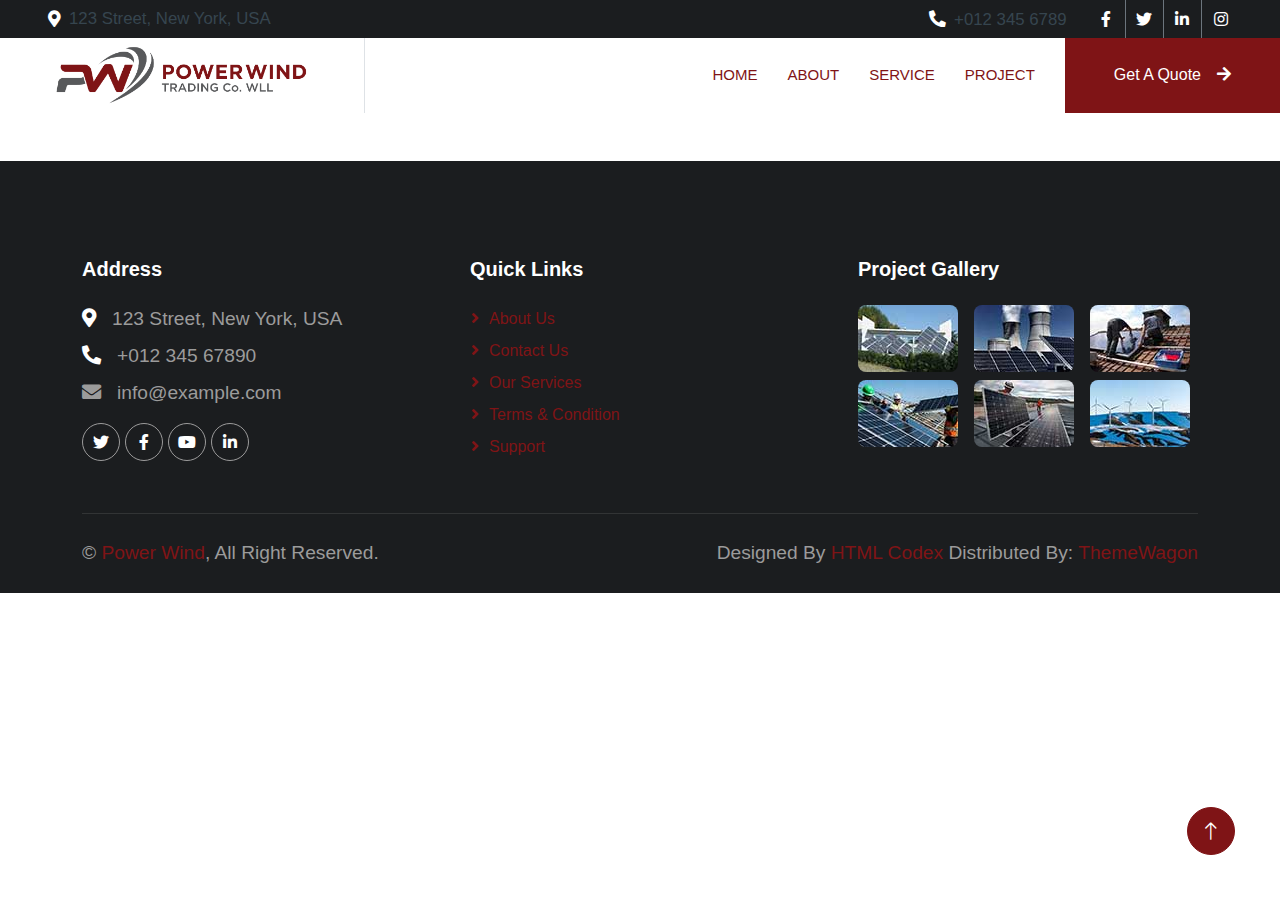
<file: template.html>
<!DOCTYPE html>
<html lang="en">

<head>
    <meta charset="utf-8">
    <title>Power Wind</title>
    <meta content="width=device-width, initial-scale=1.0" name="viewport">
    <meta content="" name="keywords">
    <meta content="" name="description">

    <!-- Favicon -->
    <link href="img/favicon.ico" rel="icon">

    <!-- Google Web Fonts -->
    <link rel="preconnect" href="https://fonts.googleapis.com">
    <link rel="preconnect" href="https://fonts.gstatic.com" crossorigin>
    <link href="https://fonts.googleapis.com/css2?family=Open+Sans:wght@400;500&family=Roboto:wght@500;700;900&display=swap" rel="stylesheet">
    <link href="http://fonts.cdnfonts.com/css/gotham" rel="stylesheet">

    <!-- Icon Font Stylesheet -->
    <link href="https://cdnjs.cloudflare.com/ajax/libs/font-awesome/5.10.0/css/all.min.css" rel="stylesheet">
    <link href="https://cdn.jsdelivr.net/npm/bootstrap-icons@1.4.1/font/bootstrap-icons.css" rel="stylesheet">

    <!-- Libraries Stylesheet -->
    <link href="lib/animate/animate.min.css" rel="stylesheet">
    <link href="lib/owlcarousel/assets/owl.carousel.min.css" rel="stylesheet">
    <link href="lib/lightbox/css/lightbox.min.css" rel="stylesheet">

    <!-- Customized Bootstrap Stylesheet -->
    <link href="css/bootstrap.min.css" rel="stylesheet">

    <!-- Template Stylesheet -->
    <link href="css/style.css" rel="stylesheet">
</head>

<body>
    <!-- Spinner Start -->
    <div id="spinner" class="show bg-white position-fixed translate-middle w-100 vh-100 top-50 start-50 d-flex align-items-center justify-content-center">
        <div class="spinner-border text-primary" style="width: 3rem; height: 3rem;" role="status">
            <span class="sr-only">Loading...</span>
        </div>
    </div>
    <!-- Spinner End -->


    <!-- Topbar Start -->
    <div class="container-fluid bg-dark p-0">
        <div class="row gx-0 d-none d-lg-flex">
            <div class="col-lg-7 px-5 text-start">
                <div class="h-100 d-inline-flex align-items-center me-4">
                    <small class="fa fa-map-marker-alt text-primary me-2"></small>
                    <small>123 Street, New York, USA</small>
                </div>
                <!-- <div class="h-100 d-inline-flex align-items-center">
                    <small class="far fa-clock text-primary me-2"></small>
                    <small>Mon - Fri : 09.00 AM - 09.00 PM</small>
                </div> -->
            </div>
            <div class="col-lg-5 px-5 text-end">
                <div class="h-100 d-inline-flex align-items-center me-4">
                    <small class="fa fa-phone-alt text-primary me-2"></small>
                    <small>+012 345 6789</small>
                </div>
                <div class="h-100 d-inline-flex align-items-center mx-n2">
                    <a class="btn btn-square btn-link rounded-0 border-0 border-end border-secondary" href=""><i class="fab fa-facebook-f"></i></a>
                    <a class="btn btn-square btn-link rounded-0 border-0 border-end border-secondary" href=""><i class="fab fa-twitter"></i></a>
                    <a class="btn btn-square btn-link rounded-0 border-0 border-end border-secondary" href=""><i class="fab fa-linkedin-in"></i></a>
                    <a class="btn btn-square btn-link rounded-0" href=""><i class="fab fa-instagram"></i></a>
                </div>
            </div>
        </div>
    </div>
    <!-- Topbar End -->


    <!-- Navbar Start -->
    <nav class="navbar navbar-expand-lg bg-white navbar-light sticky-top p-0">
        <a href="index.html" class="navbar-brand d-flex align-items-center border-end px-4 px-lg-5">
            <!-- <h2 class="m-0 text-primary">Solartec</h2> -->
            <img src="img/logo/logo.png" alt="" class="log-img-powerwind">
        </a>
        <button type="button" class="navbar-toggler me-4" data-bs-toggle="collapse" data-bs-target="#navbarCollapse">
            <span class="navbar-toggler-icon"></span>
        </button>
        <div class="collapse navbar-collapse" id="navbarCollapse">
            <div class="navbar-nav ms-auto p-4 p-lg-0">
                <a href="index.html" class="nav-item nav-link active">Home</a>
                <a href="#about" class="nav-item nav-link">About</a>
                <a href="#services" class="nav-item nav-link">Service</a>
                <a href="#projects" class="nav-item nav-link">Project</a>
                <!-- <div class="nav-item dropdown">
                    <a href="#" class="nav-link dropdown-toggle" data-bs-toggle="dropdown">Pages</a>
                    <div class="dropdown-menu bg-light m-0">
                        <a href="feature.html" class="dropdown-item">Feature</a>
                        <a href="quote.html" class="dropdown-item">Free Quote</a>
                        <a href="team.html" class="dropdown-item">Our Team</a>
                        <a href="testimonial.html" class="dropdown-item">Testimonial</a>
                        <a href="404.html" class="dropdown-item">404 Page</a>
                    </div>
                </div> -->
                <!-- <a href="#contact-us" class="nav-item nav-link">Contact</a> -->
            </div>
            <a href="#contact-us" class="btn btn-primary rounded-0 py-4 px-lg-5 d-none d-lg-block">Get A Quote<i class="fa fa-arrow-right ms-3"></i></a>
        </div>
    </nav>
    <!-- Navbar End -->

    <!-- Main COntent Start Here -->


    <!-- Main COntent End Here -->


    <!-- Footer Start -->
    <div class="container-fluid bg-dark text-body footer mt-5 pt-5 wow fadeIn" data-wow-delay="0.1s">
        <div class="container py-5">
            <div class="row g-5">
                <div class="col-lg-4 col-md-6">
                    <h5 class="text-white mb-4">Address</h5>
                    <p class="mb-2"><i class="fa fa-map-marker-alt me-3"></i>123 Street, New York, USA</p>
                    <p class="mb-2"><i class="fa fa-phone-alt me-3"></i>+012 345 67890</p>
                    <p class="mb-2"><i class="fa fa-envelope me-3"></i>info@example.com</p>
                    <div class="d-flex pt-2">
                        <a class="btn btn-square btn-outline-light btn-social" href=""><i class="fab fa-twitter"></i></a>
                        <a class="btn btn-square btn-outline-light btn-social" href=""><i class="fab fa-facebook-f"></i></a>
                        <a class="btn btn-square btn-outline-light btn-social" href=""><i class="fab fa-youtube"></i></a>
                        <a class="btn btn-square btn-outline-light btn-social" href=""><i class="fab fa-linkedin-in"></i></a>
                    </div>
                </div>
                <div class="col-lg-4 col-md-6">
                    <h5 class="text-white mb-4">Quick Links</h5>
                    <a class="btn btn-link" href="">About Us</a>
                    <a class="btn btn-link" href="">Contact Us</a>
                    <a class="btn btn-link" href="">Our Services</a>
                    <a class="btn btn-link" href="">Terms & Condition</a>
                    <a class="btn btn-link" href="">Support</a>
                </div>
                <div class="col-lg-4 col-md-6">
                    <h5 class="text-white mb-4">Project Gallery</h5>
                    <div class="row g-2">
                        <div class="col-4">
                            <img class="img-fluid rounded" src="img/gallery-1.jpg" alt="">
                        </div>
                        <div class="col-4">
                            <img class="img-fluid rounded" src="img/gallery-2.jpg" alt="">
                        </div>
                        <div class="col-4">
                            <img class="img-fluid rounded" src="img/gallery-3.jpg" alt="">
                        </div>
                        <div class="col-4">
                            <img class="img-fluid rounded" src="img/gallery-4.jpg" alt="">
                        </div>
                        <div class="col-4">
                            <img class="img-fluid rounded" src="img/gallery-5.jpg" alt="">
                        </div>
                        <div class="col-4">
                            <img class="img-fluid rounded" src="img/gallery-6.jpg" alt="">
                        </div>
                    </div>
                </div>
                <!-- <div class="col-lg-3 col-md-6">
                    <h5 class="text-white mb-4">Newsletter</h5>
                    <p>Dolor amet sit justo amet elitr clita ipsum elitr est.</p>
                    <div class="position-relative mx-auto" style="max-width: 400px;">
                        <input class="form-control border-0 w-100 py-3 ps-4 pe-5" type="text" placeholder="Your email">
                        <button type="button" class="btn btn-primary py-2 position-absolute top-0 end-0 mt-2 me-2">SignUp</button>
                    </div>
                </div> -->
            </div>
        </div>
        <div class="container">
            <div class="copyright">
                <div class="row">
                    <div class="col-md-6 text-center text-md-start mb-3 mb-md-0">
                        &copy; <a href="#">Power Wind</a>, All Right Reserved.
                    </div>
                    <div class="col-md-6 text-center text-md-end">
                        <!--/*** This template is free as long as you keep the footer author’s credit link/attribution link/backlink. If you'd like to use the template without the footer author’s credit link/attribution link/backlink, you can purchase the Credit Removal License from "https://htmlcodex.com/credit-removal". Thank you for your support. ***/-->
                        Designed By <a href="https://htmlcodex.com">HTML Codex</a> Distributed By: <a href="https://themewagon.com" target="_blank">ThemeWagon</a>
                    </div>
                </div>
            </div>
        </div>
    </div>
    <!-- Footer End -->


    <!-- Back to Top -->
    <a href="#" class="btn btn-lg btn-primary btn-lg-square rounded-circle back-to-top"><i class="bi bi-arrow-up"></i></a>


    <!-- JavaScript Libraries -->
    <script src="https://code.jquery.com/jquery-3.4.1.min.js"></script>
    <script src="https://cdn.jsdelivr.net/npm/bootstrap@5.0.0/dist/js/bootstrap.bundle.min.js"></script>
    <script src="lib/wow/wow.min.js"></script>
    <script src="lib/easing/easing.min.js"></script>
    <script src="lib/waypoints/waypoints.min.js"></script>
    <script src="lib/counterup/counterup.min.js"></script>
    <script src="lib/owlcarousel/owl.carousel.min.js"></script>
    <script src="lib/isotope/isotope.pkgd.min.js"></script>
    <script src="lib/lightbox/js/lightbox.min.js"></script>

    <!-- Template Javascript -->
    <script src="js/main.js"></script>
</body>

</html>
</file>
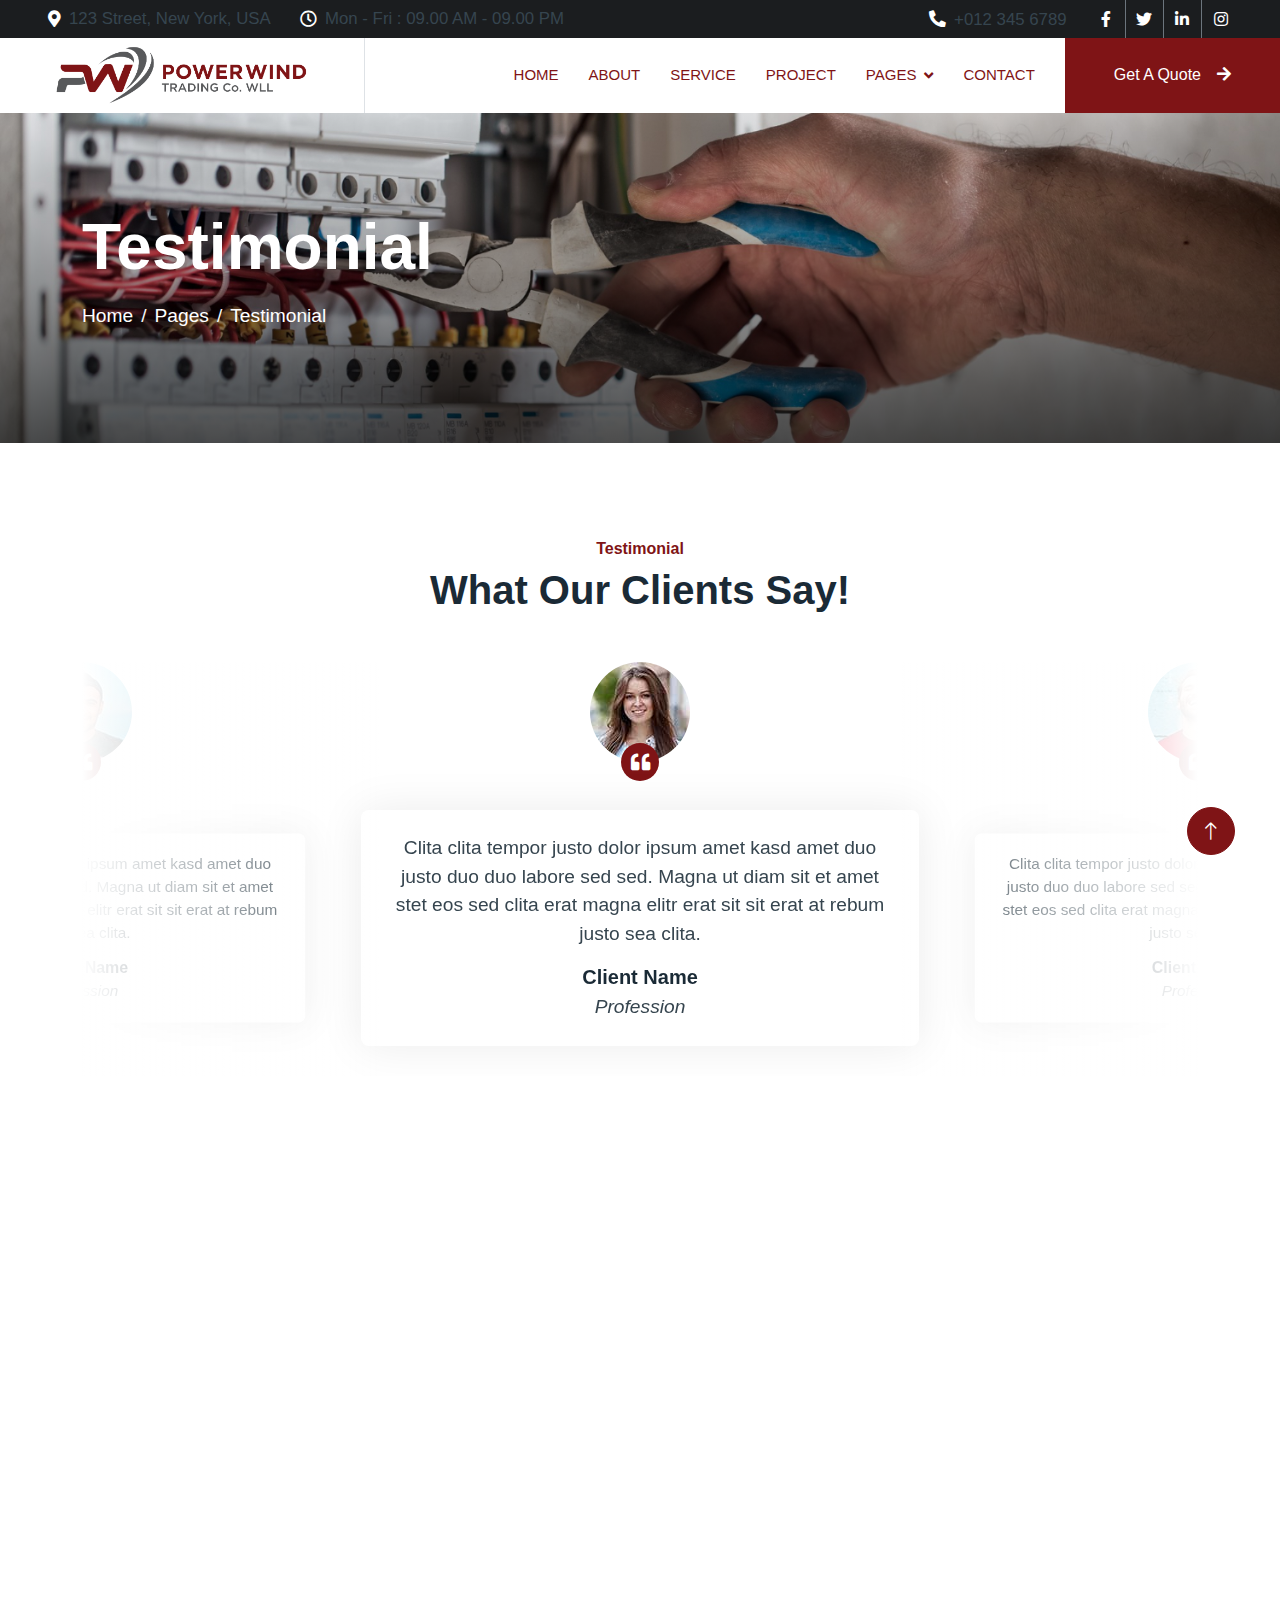
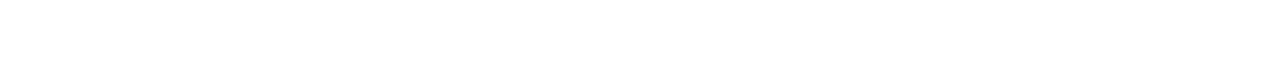
<file: testimonial.html>
<!DOCTYPE html>
<html lang="en">

<head>
    <meta charset="utf-8">
    <title>Solartec - Renewable Energy Website Template</title>
    <meta content="width=device-width, initial-scale=1.0" name="viewport">
    <meta content="" name="keywords">
    <meta content="" name="description">

    <!-- Favicon -->
    <link href="img/favicon.ico" rel="icon">

    <!-- Google Web Fonts -->
    <link rel="preconnect" href="https://fonts.googleapis.com">
    <link rel="preconnect" href="https://fonts.gstatic.com" crossorigin>
    <link href="https://fonts.googleapis.com/css2?family=Open+Sans:wght@400;500&family=Roboto:wght@500;700;900&display=swap" rel="stylesheet">

    <!-- Icon Font Stylesheet -->
    <link href="https://cdnjs.cloudflare.com/ajax/libs/font-awesome/5.10.0/css/all.min.css" rel="stylesheet">
    <link href="https://cdn.jsdelivr.net/npm/bootstrap-icons@1.4.1/font/bootstrap-icons.css" rel="stylesheet">

    <!-- Libraries Stylesheet -->
    <link href="lib/animate/animate.min.css" rel="stylesheet">
    <link href="lib/owlcarousel/assets/owl.carousel.min.css" rel="stylesheet">
    <link href="lib/lightbox/css/lightbox.min.css" rel="stylesheet">

    <!-- Customized Bootstrap Stylesheet -->
    <link href="css/bootstrap.min.css" rel="stylesheet">

    <!-- Template Stylesheet -->
    <link href="css/style.css" rel="stylesheet">
</head>

<body>
    <!-- Spinner Start -->
    <div id="spinner" class="show bg-white position-fixed translate-middle w-100 vh-100 top-50 start-50 d-flex align-items-center justify-content-center">
        <div class="spinner-border text-primary" style="width: 3rem; height: 3rem;" role="status">
            <span class="sr-only">Loading...</span>
        </div>
    </div>
    <!-- Spinner End -->


    <!-- Topbar Start -->
    <div class="container-fluid bg-dark p-0">
        <div class="row gx-0 d-none d-lg-flex">
            <div class="col-lg-7 px-5 text-start">
                <div class="h-100 d-inline-flex align-items-center me-4">
                    <small class="fa fa-map-marker-alt text-primary me-2"></small>
                    <small>123 Street, New York, USA</small>
                </div>
                <div class="h-100 d-inline-flex align-items-center">
                    <small class="far fa-clock text-primary me-2"></small>
                    <small>Mon - Fri : 09.00 AM - 09.00 PM</small>
                </div>
            </div>
            <div class="col-lg-5 px-5 text-end">
                <div class="h-100 d-inline-flex align-items-center me-4">
                    <small class="fa fa-phone-alt text-primary me-2"></small>
                    <small>+012 345 6789</small>
                </div>
                <div class="h-100 d-inline-flex align-items-center mx-n2">
                    <a class="btn btn-square btn-link rounded-0 border-0 border-end border-secondary" href=""><i class="fab fa-facebook-f"></i></a>
                    <a class="btn btn-square btn-link rounded-0 border-0 border-end border-secondary" href=""><i class="fab fa-twitter"></i></a>
                    <a class="btn btn-square btn-link rounded-0 border-0 border-end border-secondary" href=""><i class="fab fa-linkedin-in"></i></a>
                    <a class="btn btn-square btn-link rounded-0" href=""><i class="fab fa-instagram"></i></a>
                </div>
            </div>
        </div>
    </div>
    <!-- Topbar End -->


    <!-- Navbar Start -->
    <nav class="navbar navbar-expand-lg bg-white navbar-light sticky-top p-0">
        <a href="index.html" class="navbar-brand d-flex align-items-center border-end px-4 px-lg-5">
            <!-- <h2 class="m-0 text-primary">Solartec</h2> -->
            <img src="img/logo/logo.png" alt="" class="log-img-powerwind">
        </a>
        <button type="button" class="navbar-toggler me-4" data-bs-toggle="collapse" data-bs-target="#navbarCollapse">
            <span class="navbar-toggler-icon"></span>
        </button>
        <div class="collapse navbar-collapse" id="navbarCollapse">
            <div class="navbar-nav ms-auto p-4 p-lg-0">
                <a href="index.html" class="nav-item nav-link">Home</a>
                <a href="about.html" class="nav-item nav-link">About</a>
                <a href="service.html" class="nav-item nav-link">Service</a>
                <a href="project.html" class="nav-item nav-link">Project</a>
                <div class="nav-item dropdown">
                    <a href="#" class="nav-link dropdown-toggle active" data-bs-toggle="dropdown">Pages</a>
                    <div class="dropdown-menu bg-light m-0">
                        <a href="feature.html" class="dropdown-item">Feature</a>
                        <a href="quote.html" class="dropdown-item">Free Quote</a>
                        <a href="team.html" class="dropdown-item">Our Team</a>
                        <a href="testimonial.html" class="dropdown-item active">Testimonial</a>
                        <a href="404.html" class="dropdown-item">404 Page</a>
                    </div>
                </div>
                <a href="contact.html" class="nav-item nav-link">Contact</a>
            </div>
            <a href="" class="btn btn-primary rounded-0 py-4 px-lg-5 d-none d-lg-block">Get A Quote<i class="fa fa-arrow-right ms-3"></i></a>
        </div>
    </nav>
    <!-- Navbar End -->


    <!-- Page Header Start -->
    <div class="container-fluid page-header py-5 mb-5">
        <div class="container py-5">
            <h1 class="display-3 text-white mb-3 animated slideInDown">Testimonial</h1>
            <nav aria-label="breadcrumb animated slideInDown">
                <ol class="breadcrumb">
                    <li class="breadcrumb-item"><a class="text-white" href="#">Home</a></li>
                    <li class="breadcrumb-item"><a class="text-white" href="#">Pages</a></li>
                    <li class="breadcrumb-item text-white active" aria-current="page">Testimonial</li>
                </ol>
            </nav>
        </div>
    </div>
    <!-- Page Header End -->


    <!-- Testimonial Start -->
    <div class="container-xxl py-5">
        <div class="container">
            <div class="text-center mx-auto mb-5 wow fadeInUp" data-wow-delay="0.1s" style="max-width: 600px;">
                <h6 class="text-primary">Testimonial</h6>
                <h1 class="mb-4">What Our Clients Say!</h1>
            </div>
            <div class="owl-carousel testimonial-carousel wow fadeInUp" data-wow-delay="0.1s">
                <div class="testimonial-item text-center">
                    <div class="testimonial-img position-relative">
                        <img class="img-fluid rounded-circle mx-auto mb-5" src="img/testimonial-1.jpg">
                        <div class="btn-square bg-primary rounded-circle">
                            <i class="fa fa-quote-left text-white"></i>
                        </div>
                    </div>
                    <div class="testimonial-text text-center rounded p-4">
                        <p>Clita clita tempor justo dolor ipsum amet kasd amet duo justo duo duo labore sed sed. Magna ut diam sit et amet stet eos sed clita erat magna elitr erat sit sit erat at rebum justo sea clita.</p>
                        <h5 class="mb-1">Client Name</h5>
                        <span class="fst-italic">Profession</span>
                    </div>
                </div>
                <div class="testimonial-item text-center">
                    <div class="testimonial-img position-relative">
                        <img class="img-fluid rounded-circle mx-auto mb-5" src="img/testimonial-2.jpg">
                        <div class="btn-square bg-primary rounded-circle">
                            <i class="fa fa-quote-left text-white"></i>
                        </div>
                    </div>
                    <div class="testimonial-text text-center rounded p-4">
                        <p>Clita clita tempor justo dolor ipsum amet kasd amet duo justo duo duo labore sed sed. Magna ut diam sit et amet stet eos sed clita erat magna elitr erat sit sit erat at rebum justo sea clita.</p>
                        <h5 class="mb-1">Client Name</h5>
                        <span class="fst-italic">Profession</span>
                    </div>
                </div>
                <div class="testimonial-item text-center">
                    <div class="testimonial-img position-relative">
                        <img class="img-fluid rounded-circle mx-auto mb-5" src="img/testimonial-3.jpg">
                        <div class="btn-square bg-primary rounded-circle">
                            <i class="fa fa-quote-left text-white"></i>
                        </div>
                    </div>
                    <div class="testimonial-text text-center rounded p-4">
                        <p>Clita clita tempor justo dolor ipsum amet kasd amet duo justo duo duo labore sed sed. Magna ut diam sit et amet stet eos sed clita erat magna elitr erat sit sit erat at rebum justo sea clita.</p>
                        <h5 class="mb-1">Client Name</h5>
                        <span class="fst-italic">Profession</span>
                    </div>
                </div>
            </div>
        </div>
    </div>
    <!-- Testimonial End -->


    <!-- Footer Start -->
    <div class="container-fluid bg-dark text-body footer mt-5 pt-5 wow fadeIn" data-wow-delay="0.1s">
        <div class="container py-5">
            <div class="row g-5">
                <div class="col-lg-3 col-md-6">
                    <h5 class="text-white mb-4">Address</h5>
                    <p class="mb-2"><i class="fa fa-map-marker-alt me-3"></i>123 Street, New York, USA</p>
                    <p class="mb-2"><i class="fa fa-phone-alt me-3"></i>+012 345 67890</p>
                    <p class="mb-2"><i class="fa fa-envelope me-3"></i>info@example.com</p>
                    <div class="d-flex pt-2">
                        <a class="btn btn-square btn-outline-light btn-social" href=""><i class="fab fa-twitter"></i></a>
                        <a class="btn btn-square btn-outline-light btn-social" href=""><i class="fab fa-facebook-f"></i></a>
                        <a class="btn btn-square btn-outline-light btn-social" href=""><i class="fab fa-youtube"></i></a>
                        <a class="btn btn-square btn-outline-light btn-social" href=""><i class="fab fa-linkedin-in"></i></a>
                    </div>
                </div>
                <div class="col-lg-3 col-md-6">
                    <h5 class="text-white mb-4">Quick Links</h5>
                    <a class="btn btn-link" href="">About Us</a>
                    <a class="btn btn-link" href="">Contact Us</a>
                    <a class="btn btn-link" href="">Our Services</a>
                    <a class="btn btn-link" href="">Terms & Condition</a>
                    <a class="btn btn-link" href="">Support</a>
                </div>
                <div class="col-lg-3 col-md-6">
                    <h5 class="text-white mb-4">Project Gallery</h5>
                    <div class="row g-2">
                        <div class="col-4">
                            <img class="img-fluid rounded" src="img/gallery-1.jpg" alt="">
                        </div>
                        <div class="col-4">
                            <img class="img-fluid rounded" src="img/gallery-2.jpg" alt="">
                        </div>
                        <div class="col-4">
                            <img class="img-fluid rounded" src="img/gallery-3.jpg" alt="">
                        </div>
                        <div class="col-4">
                            <img class="img-fluid rounded" src="img/gallery-4.jpg" alt="">
                        </div>
                        <div class="col-4">
                            <img class="img-fluid rounded" src="img/gallery-5.jpg" alt="">
                        </div>
                        <div class="col-4">
                            <img class="img-fluid rounded" src="img/gallery-6.jpg" alt="">
                        </div>
                    </div>
                </div>
                <div class="col-lg-3 col-md-6">
                    <h5 class="text-white mb-4">Newsletter</h5>
                    <p>Dolor amet sit justo amet elitr clita ipsum elitr est.</p>
                    <div class="position-relative mx-auto" style="max-width: 400px;">
                        <input class="form-control border-0 w-100 py-3 ps-4 pe-5" type="text" placeholder="Your email">
                        <button type="button" class="btn btn-primary py-2 position-absolute top-0 end-0 mt-2 me-2">SignUp</button>
                    </div>
                </div>
            </div>
        </div>
        <div class="container">
            <div class="copyright">
                <div class="row">
                    <div class="col-md-6 text-center text-md-start mb-3 mb-md-0">
                        &copy; <a href="#">Your Site Name</a>, All Right Reserved.
                    </div>
                    <div class="col-md-6 text-center text-md-end">
                        <!--/*** This template is free as long as you keep the footer author’s credit link/attribution link/backlink. If you'd like to use the template without the footer author’s credit link/attribution link/backlink, you can purchase the Credit Removal License from "https://htmlcodex.com/credit-removal". Thank you for your support. ***/-->
                        Designed By <a href="https://htmlcodex.com">HTML Codex</a>
                        <br>Distributed By <a href="https://themewagon.com" target="_blank">ThemeWagon</a>
                    </div>
                </div>
            </div>
        </div>
    </div>
    <!-- Footer End -->


    <!-- Back to Top -->
    <a href="#" class="btn btn-lg btn-primary btn-lg-square rounded-circle back-to-top"><i class="bi bi-arrow-up"></i></a>


    <!-- JavaScript Libraries -->
    <script src="https://code.jquery.com/jquery-3.4.1.min.js"></script>
    <script src="https://cdn.jsdelivr.net/npm/bootstrap@5.0.0/dist/js/bootstrap.bundle.min.js"></script>
    <script src="lib/wow/wow.min.js"></script>
    <script src="lib/easing/easing.min.js"></script>
    <script src="lib/waypoints/waypoints.min.js"></script>
    <script src="lib/counterup/counterup.min.js"></script>
    <script src="lib/owlcarousel/owl.carousel.min.js"></script>
    <script src="lib/isotope/isotope.pkgd.min.js"></script>
    <script src="lib/lightbox/js/lightbox.min.js"></script>

    <!-- Template Javascript -->
    <script src="js/main.js"></script>
</body>

</html>
</file>
<file: css/style.css>
/********** Template CSS **********/
    
     :root {
        /* --primary: #32C36C; */
        --primary: #7F1416;
        --light: #F6F7F8;
        /* --dark: #1A2A36; */
        --dark: #1b1d1f;
    }
    
    a,
    .text-primary {
        color: var(--primary) !important;
    }
    
    .bg-primary {
        background-color: var(--primary) !important;
    }
    
    .bg-dark {
        background-color: var(--dark) !important;
    }
    
    .fw-medium {
        font-weight: 500 !important;
    }
    
    .fw-bold {
        font-weight: 700 !important;
    }
    
    .fw-black {
        font-weight: 900 !important;
    }
    
    .back-to-top {
        position: fixed;
        display: none;
        right: 45px;
        bottom: 45px;
        z-index: 99;
    }
    /*** Spinner ***/
    
    #spinner {
        opacity: 0;
        visibility: hidden;
        transition: opacity .5s ease-out, visibility 0s linear .5s;
        z-index: 99999;
    }
    
    #spinner.show {
        transition: opacity .5s ease-out, visibility 0s linear 0s;
        visibility: visible;
        opacity: 1;
    }
    /*** Button ***/
    
    .btn {
        font-weight: 500;
        transition: .5s;
    }
    
    .btn.btn-primary,
    .btn.btn-outline-primary:hover {
        color: #FFFFFF !important;
        background-color: #7F1416 !important;
        border-color: #7F1416 !important;
    }
    
    .btn-square {
        width: 38px;
        height: 38px;
    }
    
    .btn-sm-square {
        width: 32px;
        height: 32px;
    }
    
    .btn-lg-square {
        width: 48px;
        height: 48px;
    }
    
    .btn-square,
    .btn-sm-square,
    .btn-lg-square {
        padding: 0;
        display: flex;
        align-items: center;
        justify-content: center;
        font-weight: normal;
    }
    /*** Navbar ***/
    
    .navbar.sticky-top {
        top: -100px;
        transition: .5s;
    }
    
    .navbar .navbar-brand,
    .navbar a.btn {
        height: 75px;
    }
    
    .navbar .navbar-nav .nav-link {
        margin-right: 30px;
        padding: 25px 0;
        color: var(--dark);
        font-size: 15px;
        font-weight: 500;
        text-transform: uppercase;
        outline: none;
    }
    
    .navbar .navbar-nav .nav-link:hover,
    .navbar .navbar-nav .nav-link.active {
        color: var(--primary);
    }
    
    .navbar .dropdown-toggle::after {
        border: none;
        content: "\f107";
        font-family: "Font Awesome 5 Free";
        font-weight: 900;
        vertical-align: middle;
        margin-left: 8px;
    }
    
    .log-img-powerwind {
        max-height: 65px;
    }
    
    @media (max-width: 991.98px) {
        .navbar .navbar-nav .nav-link {
            margin-right: 0;
            padding: 10px 0;
        }
        .navbar .navbar-nav {
            border-top: 1px solid #EEEEEE;
        }
    }
    
    @media (min-width: 992px) {
        .navbar .nav-item .dropdown-menu {
            display: block;
            border: none;
            margin-top: 0;
            top: 150%;
            opacity: 0;
            visibility: hidden;
            transition: .5s;
        }
        .navbar .nav-item:hover .dropdown-menu {
            top: 100%;
            visibility: visible;
            transition: .5s;
            opacity: 1;
        }
    }
    /*** Header ***/
    
    .owl-carousel-inner {
        position: absolute;
        width: 100%;
        height: 100%;
        top: 0;
        left: 0;
        display: flex;
        align-items: center;
        background: rgba(0, 0, 0, .7);
    }
    /* .header-carousel .owl-carousel-item {
        position: relative;
        min-height: 900px;
    }
    
    .header-carousel .owl-carousel-item img {
        position: absolute;
        width: 100%;
        height: 100%;
        object-fit: cover;
    } */
    
    @media (max-width: 768px) {
        .header-carousel .owl-carousel-item {
            position: relative;
            min-height: 500px;
        }
        .header-carousel .owl-carousel-item img {
            position: absolute;
            width: 100%;
            height: 100%;
            object-fit: cover;
        }
        .header-carousel .owl-carousel-item p {
            font-size: 16px !important;
        }
    }
    
    .header-carousel .owl-dots {
        position: absolute;
        width: 60px;
        height: 100%;
        top: 0;
        right: 30px;
        display: flex;
        flex-direction: column;
        align-items: center;
        justify-content: center;
    }
    
    .header-carousel .owl-dots .owl-dot {
        position: relative;
        width: 45px;
        height: 45px;
        margin: 5px 0;
        background: #FFFFFF;
        box-shadow: 0 0 30px rgba(255, 255, 255, .9);
        border-radius: 45px;
        transition: .5s;
    }
    
    .header-carousel .owl-dots .owl-dot.active {
        width: 60px;
        height: 60px;
    }
    
    .header-carousel .owl-dots .owl-dot img {
        position: absolute;
        width: 100%;
        height: 100%;
        object-fit: cover;
        padding: 2px;
        border-radius: 45px;
        transition: .5s;
    }
    
    .page-header {
        background: linear-gradient(rgba(0, 0, 0, .1), rgba(0, 0, 0, .7)), url(../img/home/home2.jpg) center center no-repeat;
        background-size: cover;
    }
    
    .breadcrumb-item+.breadcrumb-item::before {
        color: var(--light);
    }
    /*** About ***/
    
    @media (min-width: 992px) {
        .container.about {
            max-width: 100% !important;
        }
        .about-text {
            padding-right: calc(((100% - 960px) / 2) + .75rem);
        }
    }
    
    @media (min-width: 1200px) {
        .about-text {
            padding-right: calc(((100% - 1140px) / 2) + .75rem);
        }
    }
    
    @media (min-width: 1400px) {
        .about-text {
            padding-right: calc(((100% - 1320px) / 2) + .75rem);
        }
    }
    /*** Service ***/
    
    .service-item {
        box-shadow: 0 0 45px rgba(0, 0, 0, .08);
    }
    
    .service-icon {
        position: relative;
        margin: -50px 0 25px 0;
        width: 100px;
        height: 100px;
        display: flex;
        align-items: center;
        justify-content: center;
        color: var(--primary);
        background: #FFFFFF;
        border-radius: 100px;
        box-shadow: 0 0 45px rgba(0, 0, 0, .08);
        transition: .5s;
    }
    
    .service-item:hover .service-icon {
        color: #FFFFFF;
        background: var(--primary);
    }
    /*** Feature ***/
    
    @media (min-width: 992px) {
        .container.feature {
            max-width: 100% !important;
        }
        .feature-text {
            padding-left: calc(((100% - 960px) / 2) + .75rem);
        }
    }
    
    @media (min-width: 1200px) {
        .feature-text {
            padding-left: calc(((100% - 1140px) / 2) + .75rem);
        }
    }
    
    @media (min-width: 1400px) {
        .feature-text {
            padding-left: calc(((100% - 1320px) / 2) + .75rem);
        }
    }
    /*** Project Portfolio ***/
    
    #portfolio-flters li {
        display: inline-block;
        font-weight: 500;
        color: var(--dark);
        cursor: pointer;
        transition: .5s;
        border-bottom: 2px solid transparent;
    }
    
    #portfolio-flters li:hover,
    #portfolio-flters li.active {
        color: var(--primary);
        border-color: var(--primary);
    }
    
    .portfolio-img {
        position: relative;
    }
    
    .portfolio-img::before,
    .portfolio-img::after {
        position: absolute;
        content: "";
        width: 0;
        height: 100%;
        top: 0;
        background: var(--dark);
        transition: .5s;
    }
    
    .portfolio-img::before {
        left: 50%;
    }
    
    .portfolio-img::after {
        right: 50%;
    }
    
    .portfolio-item:hover .portfolio-img::before {
        width: 51%;
        left: 0;
    }
    
    .portfolio-item:hover .portfolio-img::after {
        width: 51%;
        right: 0;
    }
    
    .portfolio-btn {
        position: absolute;
        top: 0;
        left: 0;
        width: 100%;
        height: 100%;
        display: flex;
        align-items: center;
        justify-content: center;
        opacity: 0;
        z-index: 1;
        transition: .5s;
    }
    
    .portfolio-item:hover .portfolio-btn {
        opacity: 1;
        transition-delay: .3s;
    }
    /*** Quote ***/
    
    @media (min-width: 992px) {
        .container.quote {
            max-width: 100% !important;
        }
        .quote-text {
            padding-right: calc(((100% - 960px) / 2) + .75rem);
        }
    }
    
    @media (min-width: 1200px) {
        .quote-text {
            padding-right: calc(((100% - 1140px) / 2) + .75rem);
        }
    }
    
    @media (min-width: 1400px) {
        .quote-text {
            padding-right: calc(((100% - 1320px) / 2) + .75rem);
        }
    }
    /*** Team ***/
    
    .team-item {
        box-shadow: 0 0 45px rgba(0, 0, 0, .08);
    }
    
    .team-item img {
        border-radius: 8px 60px 0 0;
    }
    
    .team-item .team-social {
        display: flex;
        flex-direction: column;
        align-items: center;
        justify-content: flex-end;
        background: #FFFFFF;
        transition: .5s;
    }
    /*** Testimonial ***/
    
    .testimonial-carousel::before {
        position: absolute;
        content: "";
        top: 0;
        left: 0;
        height: 100%;
        width: 0;
        background: linear-gradient(to right, rgba(255, 255, 255, 1) 0%, rgba(255, 255, 255, 0) 100%);
        z-index: 1;
    }
    
    .testimonial-carousel::after {
        position: absolute;
        content: "";
        top: 0;
        right: 0;
        height: 100%;
        width: 0;
        background: linear-gradient(to left, rgba(255, 255, 255, 1) 0%, rgba(255, 255, 255, 0) 100%);
        z-index: 1;
    }
    
    @media (min-width: 768px) {
        .testimonial-carousel::before,
        .testimonial-carousel::after {
            width: 200px;
        }
    }
    
    @media (min-width: 992px) {
        .testimonial-carousel::before,
        .testimonial-carousel::after {
            width: 300px;
        }
    }
    
    .testimonial-carousel .owl-nav {
        position: absolute;
        width: 350px;
        top: 20px;
        left: 50%;
        transform: translateX(-50%);
        display: flex;
        justify-content: space-between;
        opacity: 0;
        transition: .5s;
        z-index: 1;
    }
    
    .testimonial-carousel:hover .owl-nav {
        width: 300px;
        opacity: 1;
    }
    
    .testimonial-carousel .owl-nav .owl-prev,
    .testimonial-carousel .owl-nav .owl-next {
        position: relative;
        color: var(--primary);
        font-size: 45px;
        transition: .5s;
    }
    
    .testimonial-carousel .owl-nav .owl-prev:hover,
    .testimonial-carousel .owl-nav .owl-next:hover {
        color: var(--dark);
    }
    
    .testimonial-carousel .testimonial-img img {
        width: 100px;
        height: 100px;
    }
    
    .testimonial-carousel .testimonial-img .btn-square {
        position: absolute;
        bottom: -19px;
        left: 50%;
        transform: translateX(-50%);
    }
    
    .testimonial-carousel .owl-item .testimonial-text {
        margin-bottom: 30px;
        box-shadow: 0 0 45px rgba(0, 0, 0, .08);
        transform: scale(.8);
        transition: .5s;
    }
    
    .testimonial-carousel .owl-item.center .testimonial-text {
        transform: scale(1);
    }
    /*** Contact ***/
    
    @media (min-width: 992px) {
        .container.contact {
            max-width: 100% !important;
        }
        .contact-text {
            padding-left: calc(((100% - 960px) / 2) + .75rem);
        }
    }
    
    @media (min-width: 1200px) {
        .contact-text {
            padding-left: calc(((100% - 1140px) / 2) + .75rem);
        }
    }
    
    @media (min-width: 1400px) {
        .contact-text {
            padding-left: calc(((100% - 1320px) / 2) + .75rem);
        }
    }
    /*** Footer ***/
    
    .footer .btn.btn-social {
        margin-right: 5px;
        color: #9B9B9B;
        border: 1px solid #9B9B9B;
        border-radius: 38px;
        transition: .3s;
    }
    
    .footer .btn.btn-social:hover {
        color: var(--primary);
        border-color: var(--light);
    }
    
    .footer .btn.btn-link {
        display: block;
        margin-bottom: 5px;
        padding: 0;
        text-align: left;
        color: #9B9B9B;
        font-weight: normal;
        text-transform: capitalize;
        transition: .3s;
    }
    
    .footer .btn.btn-link::before {
        position: relative;
        content: "\f105";
        font-family: "Font Awesome 5 Free";
        font-weight: 900;
        margin-right: 10px;
    }
    
    .footer .btn.btn-link:hover {
        color: #FFFFFF;
        letter-spacing: 1px;
        box-shadow: none;
    }
    
    .footer .copyright {
        padding: 25px 0;
        border-top: 1px solid rgba(256, 256, 256, .1);
    }
    
    .footer .copyright a {
        color: var(--light);
    }
    
    .footer .copyright a:hover {
        color: var(--primary);
    }
    
    .fa-twitter,
    .fa-facebook-f,
    .fa-youtube,
    .fa-linkedin-in,
    .fa-eye,
    .fa-link,
    .fa-instagram,
    .fa-clock,
    .fa-map-marker-alt,
    .fa-phone-alt {
        color: #fff !important;
    }
    
    .fa-twitter:hover,
    .fa-facebook-f:hover,
    .fa-youtube:hover,
    .fa-linkedin-in:hover,
    .fa-eye:hover,
    .fa-link:hover,
    .fa-instagram:hover {
        color: var(--primary) !important;
    }
    
    .project-sub-head {
        padding-top: 10px;
    }
    /* .team-social .fa-facebook-f,
    .team-social .fa-twitter,
    .team-social .fa-instagram {
        color: var(--primary) !important;
    }
    
    .team-social .fa-facebook-f:hover,
    .team-social.fa-twitter:hover,
    .team-social.fa-instagram:hover {
        color: #fff !important;
    } */
    /* .overlay img {
        display: block;
        width: 100%;
    }
     */
    
    .mission-bg {
        padding: 30px;
        background-color: #b2b7bd !important;
        border-radius: 20px;
    }
</file>
